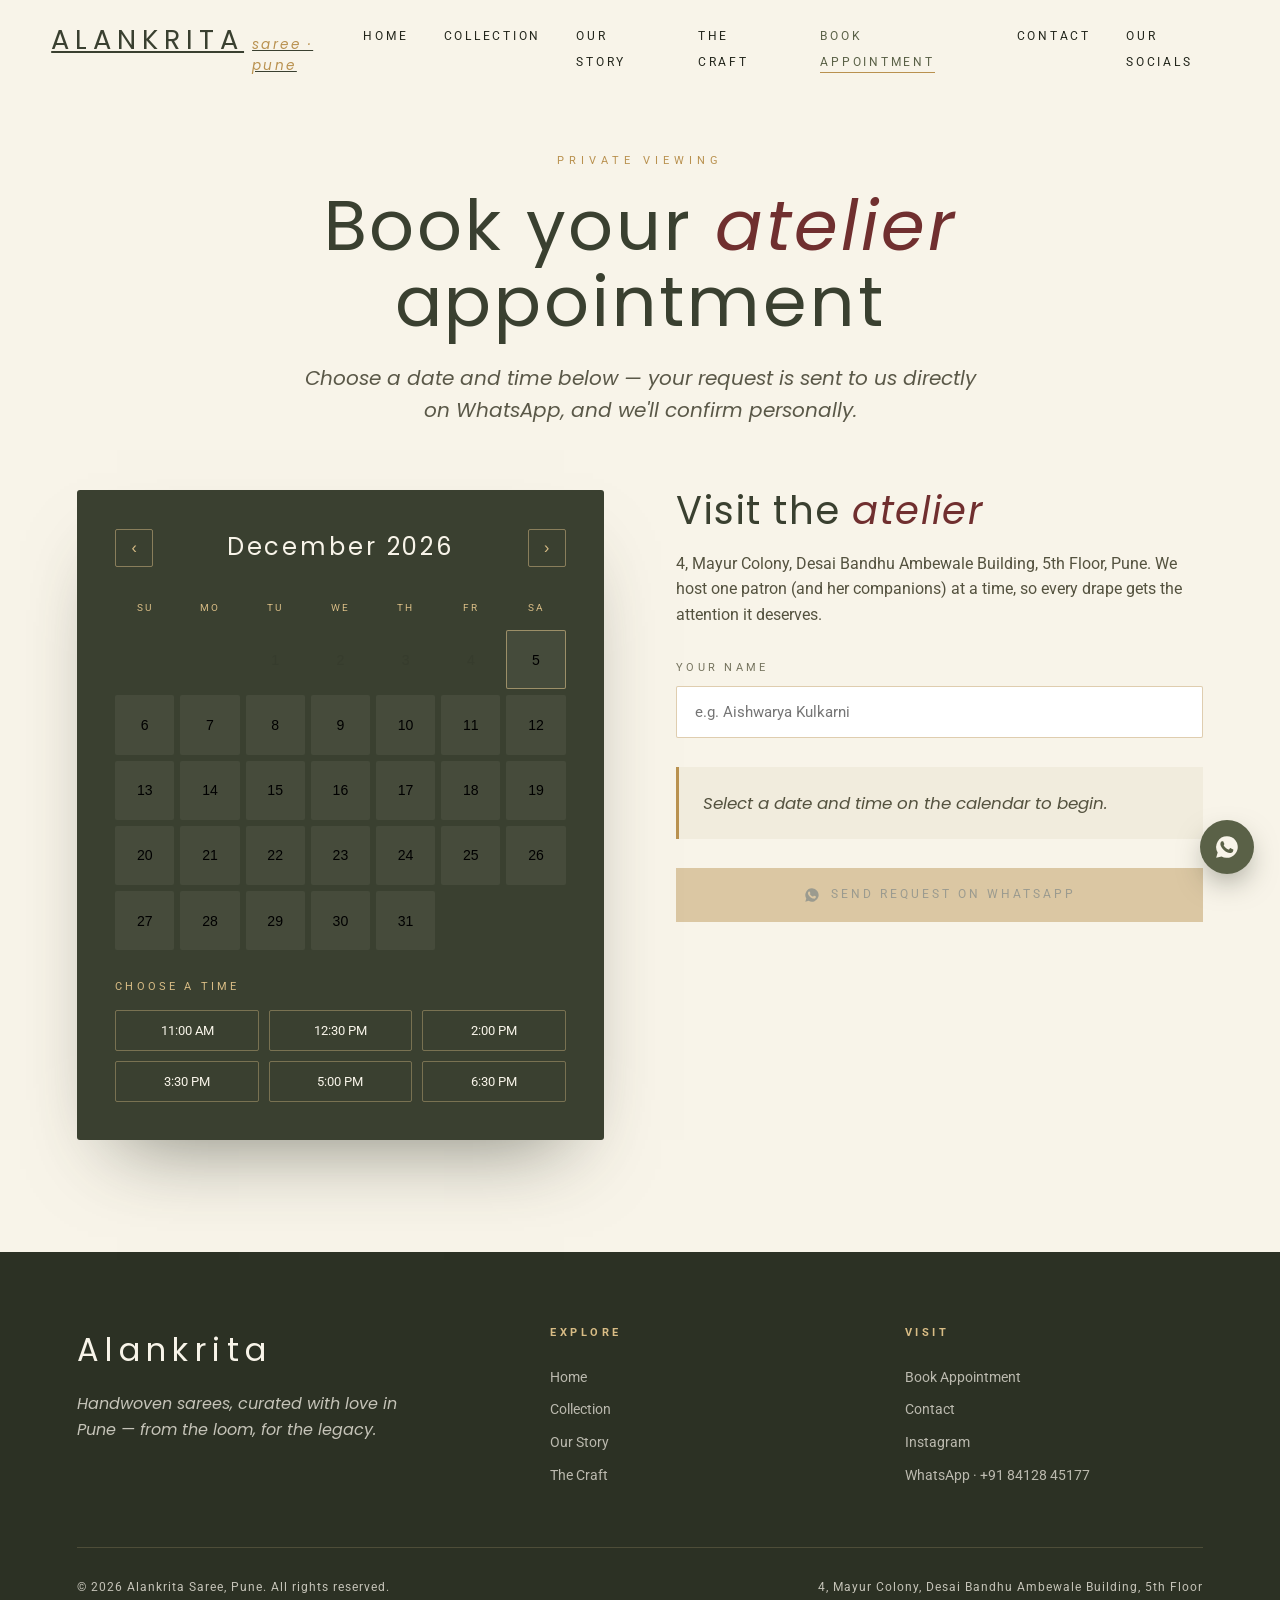
<file: appointment.html>
<!DOCTYPE html>
<html lang="en">
<head>
<script>document.documentElement.className='js';</script>
<meta charset="UTF-8">
<meta name="viewport" content="width=device-width, initial-scale=1.0, viewport-fit=cover">
<meta name="theme-color" content="#2C3124">
<title>Book an Appointment — Alankrita Saree</title>
<link rel="preconnect" href="https://fonts.googleapis.com">
<link rel="preconnect" href="https://fonts.gstatic.com" crossorigin>
<link href="https://fonts.googleapis.com/css2?family=Poppins:ital,wght@0,400;0,500;0,600;0,700;1,400;1,500&family=Roboto:ital,wght@0,300;0,400;0,500;0,700;1,400&display=swap" rel="stylesheet">
<link rel="stylesheet" href="styles.css?v=7">
</head>
<body class="">

<nav id="nav">
  <a class="logo" href="index.html">Alankrita<span>saree · pune</span></a>
  <button class="burger" id="burger" aria-label="Menu"><span></span><span></span><span></span></button>
  <ul class="nav-links" id="navLinks">
    <li><a href="index.html">Home</a></li>
    <li><a href="collection.html">Collection</a></li>
    <li><a href="story.html">Our Story</a></li>
    <li><a href="craft.html">The Craft</a></li>
    <li><a href="appointment.html" class="active">Book Appointment</a></li>
    <li><a href="contact.html">Contact</a></li>
    <li><a href="socials.html">Our Socials</a></li>
  </ul>
</nav>

<main class="page active" id="page-appointment">
<div class="page-head">
    <p class="eyebrow reveal">Private Viewing</p>
    <h2 class="reveal d1">Book your <em>atelier</em> appointment</h2>
    <p class="lede reveal d2">Choose a date and time below — your request is sent to us directly on WhatsApp, and we'll confirm personally.</p>
  </div>
  <section style="padding-top:1rem">
    <div class="appt-wrap">
      <div class="calendar reveal" aria-label="Appointment calendar">
        <div class="cal-head">
          <button class="cal-nav" id="calPrev" aria-label="Previous month">‹</button>
          <h3 id="calTitle">June 2026</h3>
          <button class="cal-nav" id="calNext" aria-label="Next month">›</button>
        </div>
        <div class="cal-grid" id="calGrid"></div>
        <div class="slots">
          <p class="slots-label">Choose a time</p>
          <div class="slot-grid" id="slotGrid"></div>
        </div>
      </div>
      <div class="appt-info reveal d1">
        <h2 style="font-size:clamp(1.8rem,3vw,2.6rem)">Visit the <em>atelier</em></h2>
        <p style="color:#54523f">4, Mayur Colony, Desai Bandhu Ambewale Building, 5th Floor, Pune. We host one patron (and her companions) at a time, so every drape gets the attention it deserves.</p>
        <div class="appt-field">
          <label for="apptName">Your name</label>
          <input type="text" id="apptName" placeholder="e.g. Aishwarya Kulkarni" autocomplete="name">
        </div>
        <div class="appt-summary" id="apptSummary">Select a date and time on the calendar to begin.</div>
        <a class="btn solid appt-confirm" id="apptConfirm" disabled>
          <svg viewBox="0 0 24 24" width="16" height="16" fill="currentColor"><path d="M12 2a10 10 0 0 0-8.6 15.1L2 22l5-1.3A10 10 0 1 0 12 2zm5.5 14.1c-.2.7-1.3 1.3-1.9 1.4-.5.1-1.1.1-1.8-.1-.4-.1-1-.3-1.7-.6-2.9-1.3-4.8-4.2-5-4.4-.1-.2-1.2-1.6-1.2-3s.7-2.1 1-2.4c.2-.3.5-.3.7-.3h.5c.2 0 .4 0 .6.4.2.5.7 1.8.8 1.9.1.1.1.3 0 .5l-.4.6c-.1.2-.3.3-.1.6.2.3.8 1.3 1.7 2.1 1.2 1.1 2.2 1.4 2.5 1.5.3.1.5.1.7-.1l.8-1c.2-.3.4-.2.7-.1l1.9.9c.3.1.5.2.5.3.1.2.1.6-.1 1.2z"/></svg>
          Send Request on WhatsApp
        </a>
      </div>
    </div>
  </section>
</main>

<footer>
  <div class="foot-grid">
    <div>
      <div class="foot-logo">Alankrita</div>
      <p style="font-family:var(--serif);font-style:italic;max-width:32ch">Handwoven sarees, curated with love in Pune — from the loom, for the legacy.</p>
    </div>
    <div>
      <h4>Explore</h4>
      <a href="index.html">Home</a>
      <a href="collection.html">Collection</a>
      <a href="story.html">Our Story</a>
      <a href="craft.html">The Craft</a>
    </div>
    <div>
      <h4>Visit</h4>
      <a href="appointment.html">Book Appointment</a>
      <a href="contact.html">Contact</a>
      <a href="https://www.instagram.com/alankritasaree?igsh=ejkxY3gwem9jM3Mz" target="_blank" rel="noopener">Instagram</a>
      <a href="https://wa.me/918412845177" target="_blank" rel="noopener">WhatsApp · +91 84128 45177</a>
    </div>
  </div>
  <div class="foot-bottom">
    <span>© 2026 Alankrita Saree, Pune. All rights reserved.</span>
    <span>4, Mayur Colony, Desai Bandhu Ambewale Building, 5th Floor</span>
  </div>
</footer>

<a class="wa-float" href="https://wa.me/918412845177?text=Hello%20Alankrita%20Saree!" target="_blank" rel="noopener" aria-label="Chat on WhatsApp">
  <svg viewBox="0 0 24 24"><path d="M12 2a10 10 0 0 0-8.6 15.1L2 22l5-1.3A10 10 0 1 0 12 2zm5.5 14.1c-.2.7-1.3 1.3-1.9 1.4-.5.1-1.1.1-1.8-.1-.4-.1-1-.3-1.7-.6-2.9-1.3-4.8-4.2-5-4.4-.1-.2-1.2-1.6-1.2-3s.7-2.1 1-2.4c.2-.3.5-.3.7-.3h.5c.2 0 .4 0 .6.4.2.5.7 1.8.8 1.9.1.1.1.3 0 .5l-.4.6c-.1.2-.3.3-.1.6.2.3.8 1.3 1.7 2.1 1.2 1.1 2.2 1.4 2.5 1.5.3.1.5.1.7-.1l.8-1c.2-.3.4-.2.7-.1l1.9.9c.3.1.5.2.5.3.1.2.1.6-.1 1.2z"/></svg>
</a>

<script src="script.js?v=7"></script>
</body>
</html>
</file>
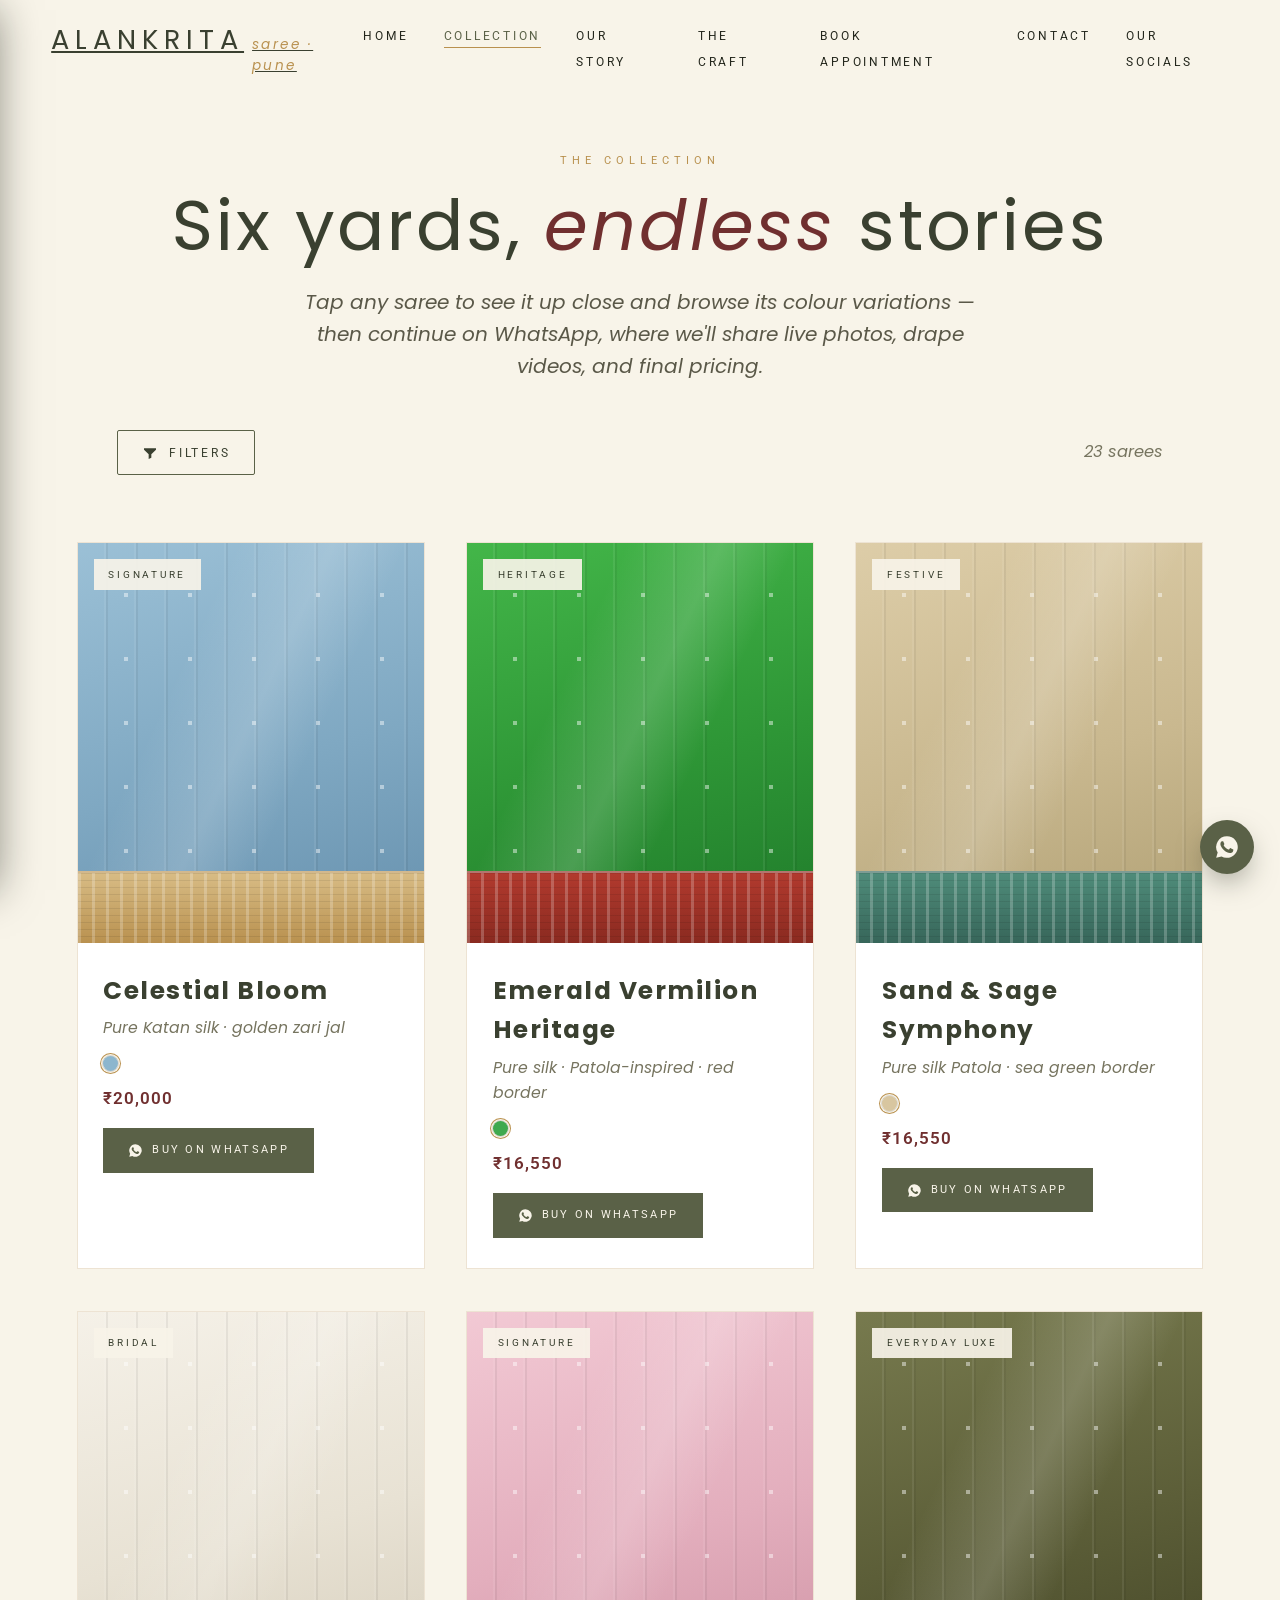
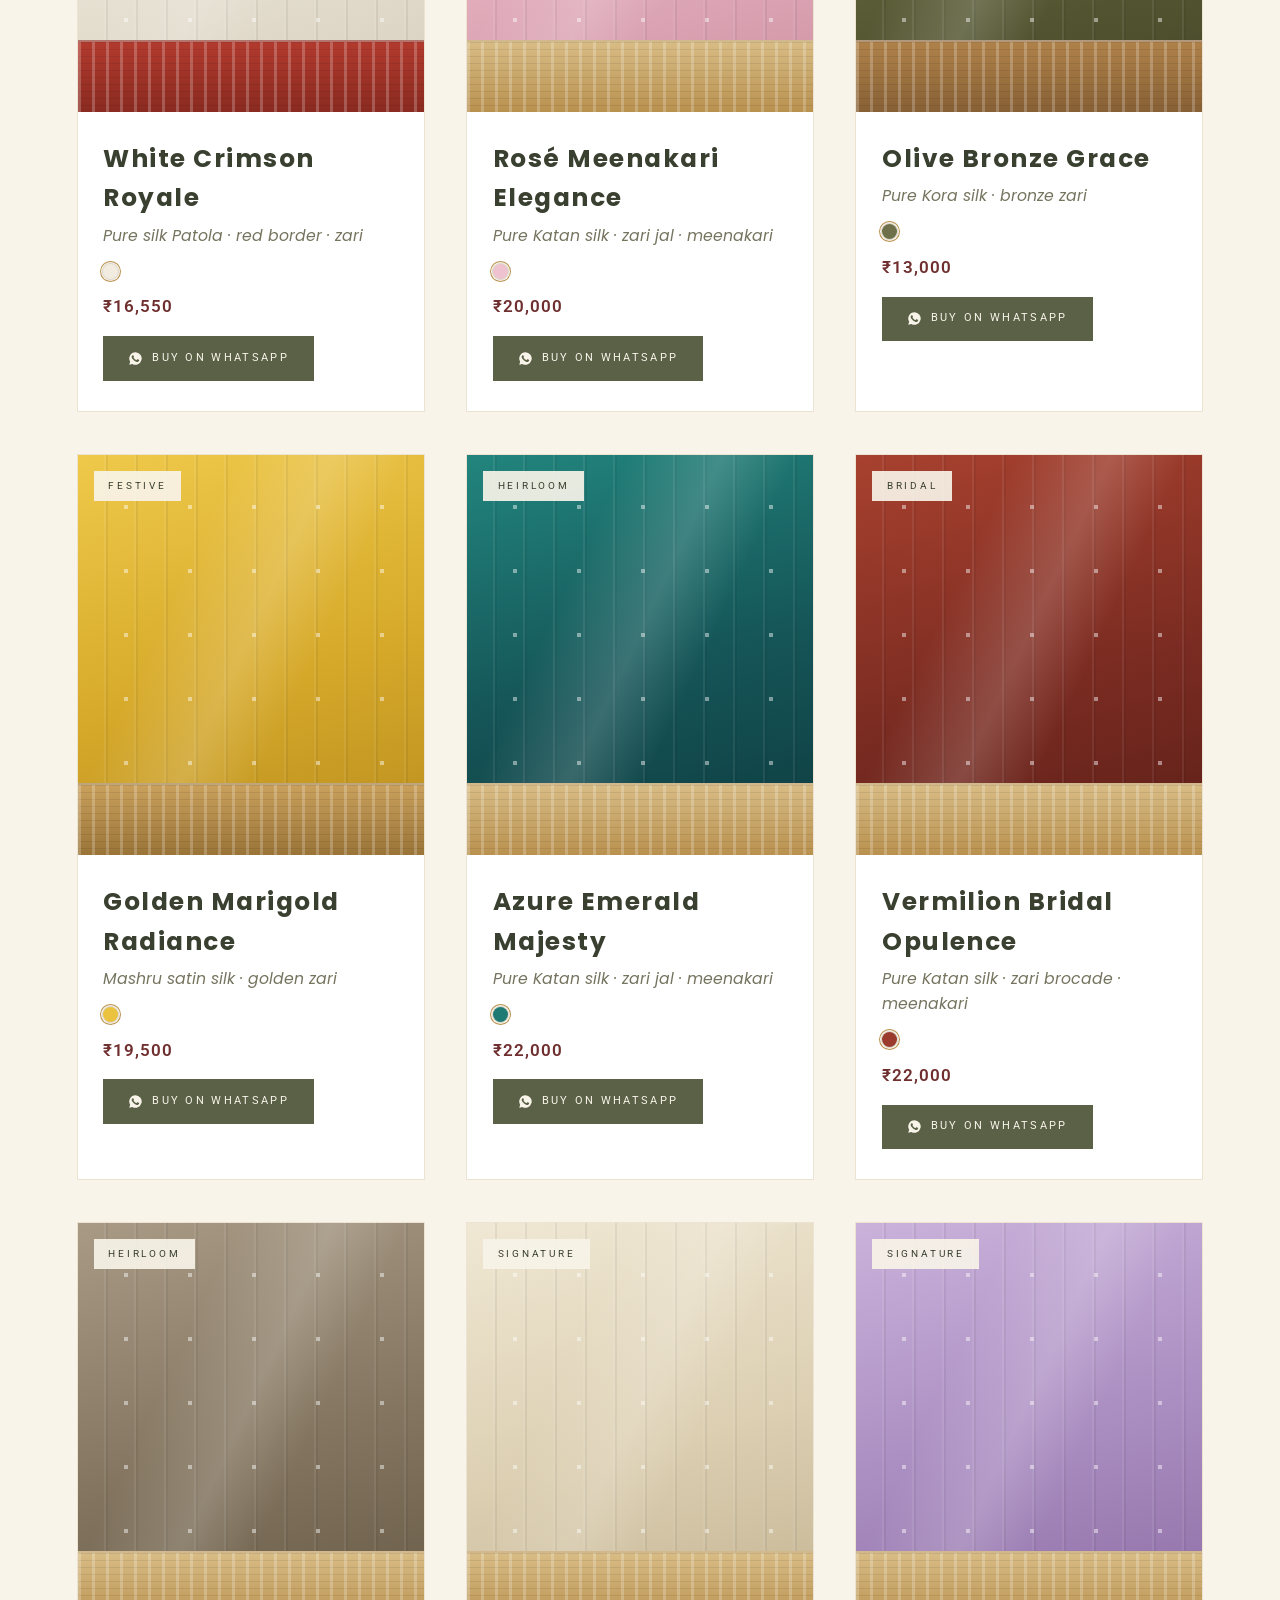
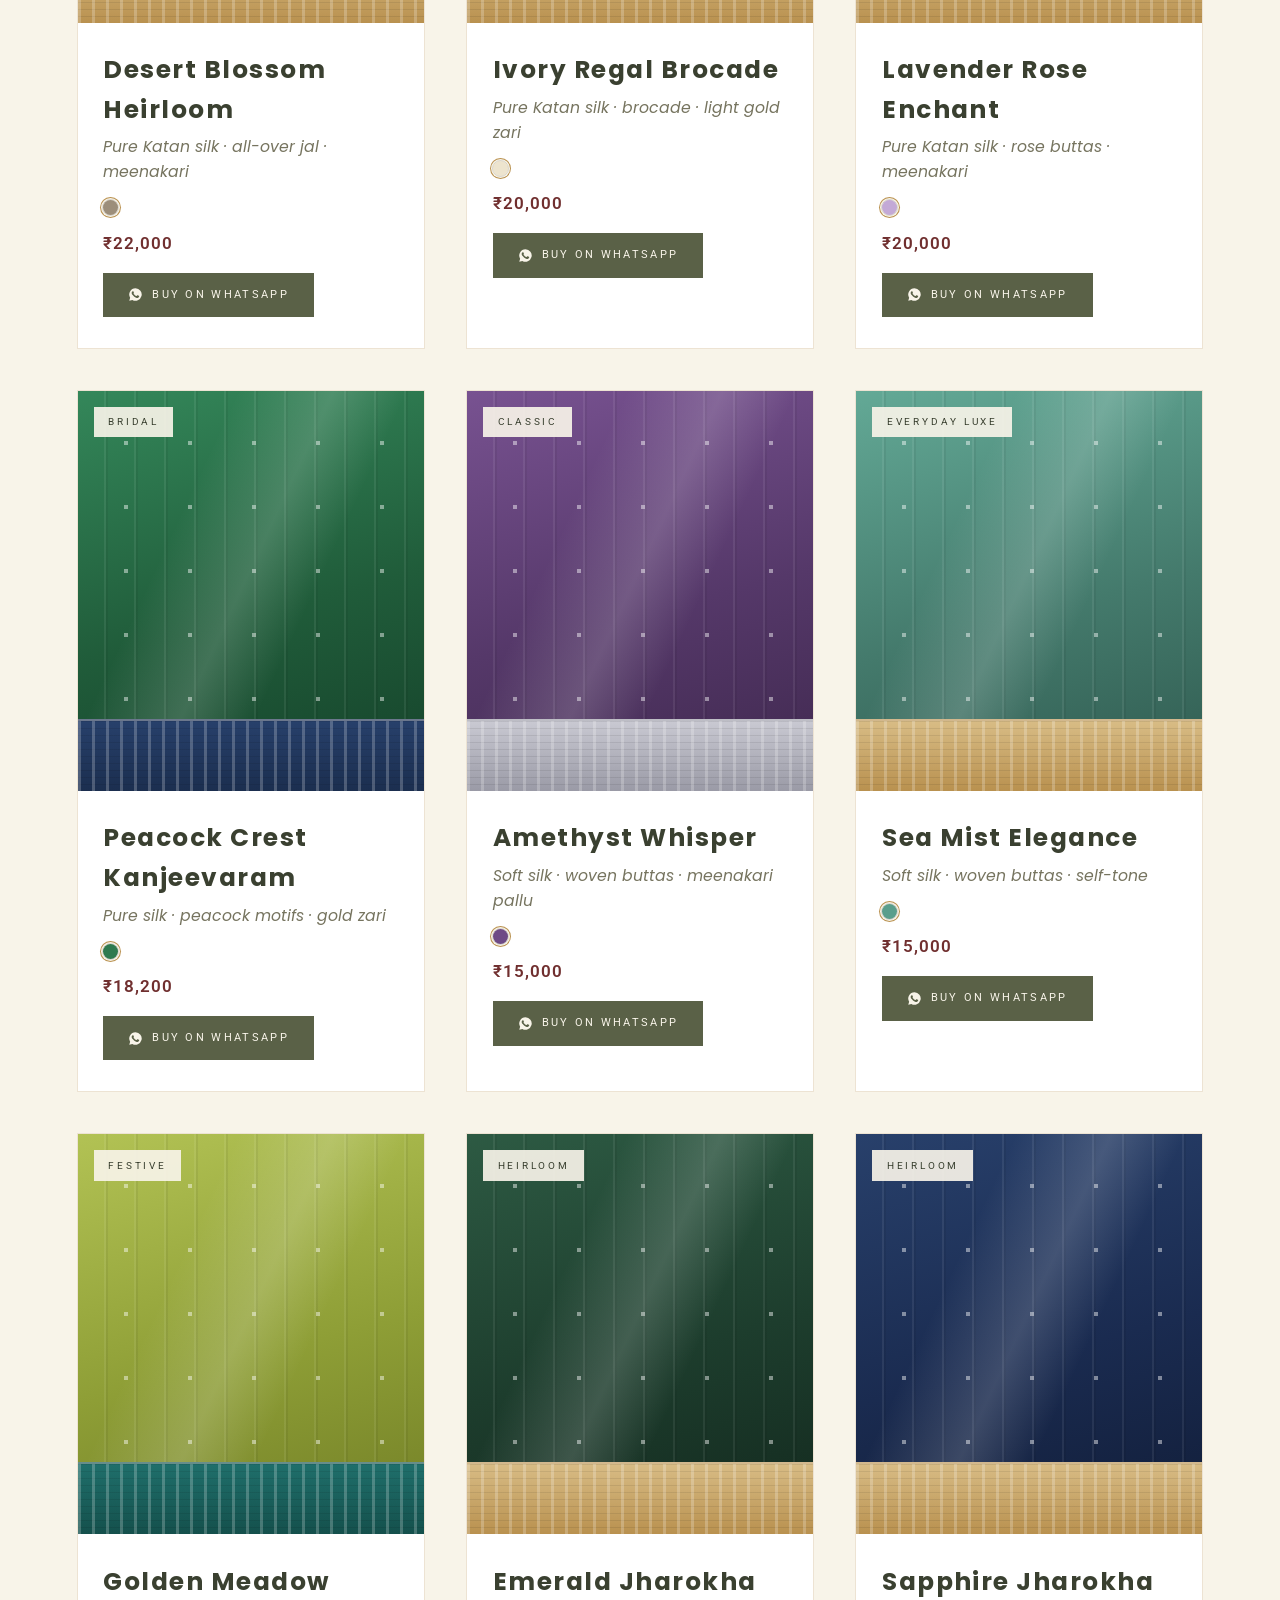
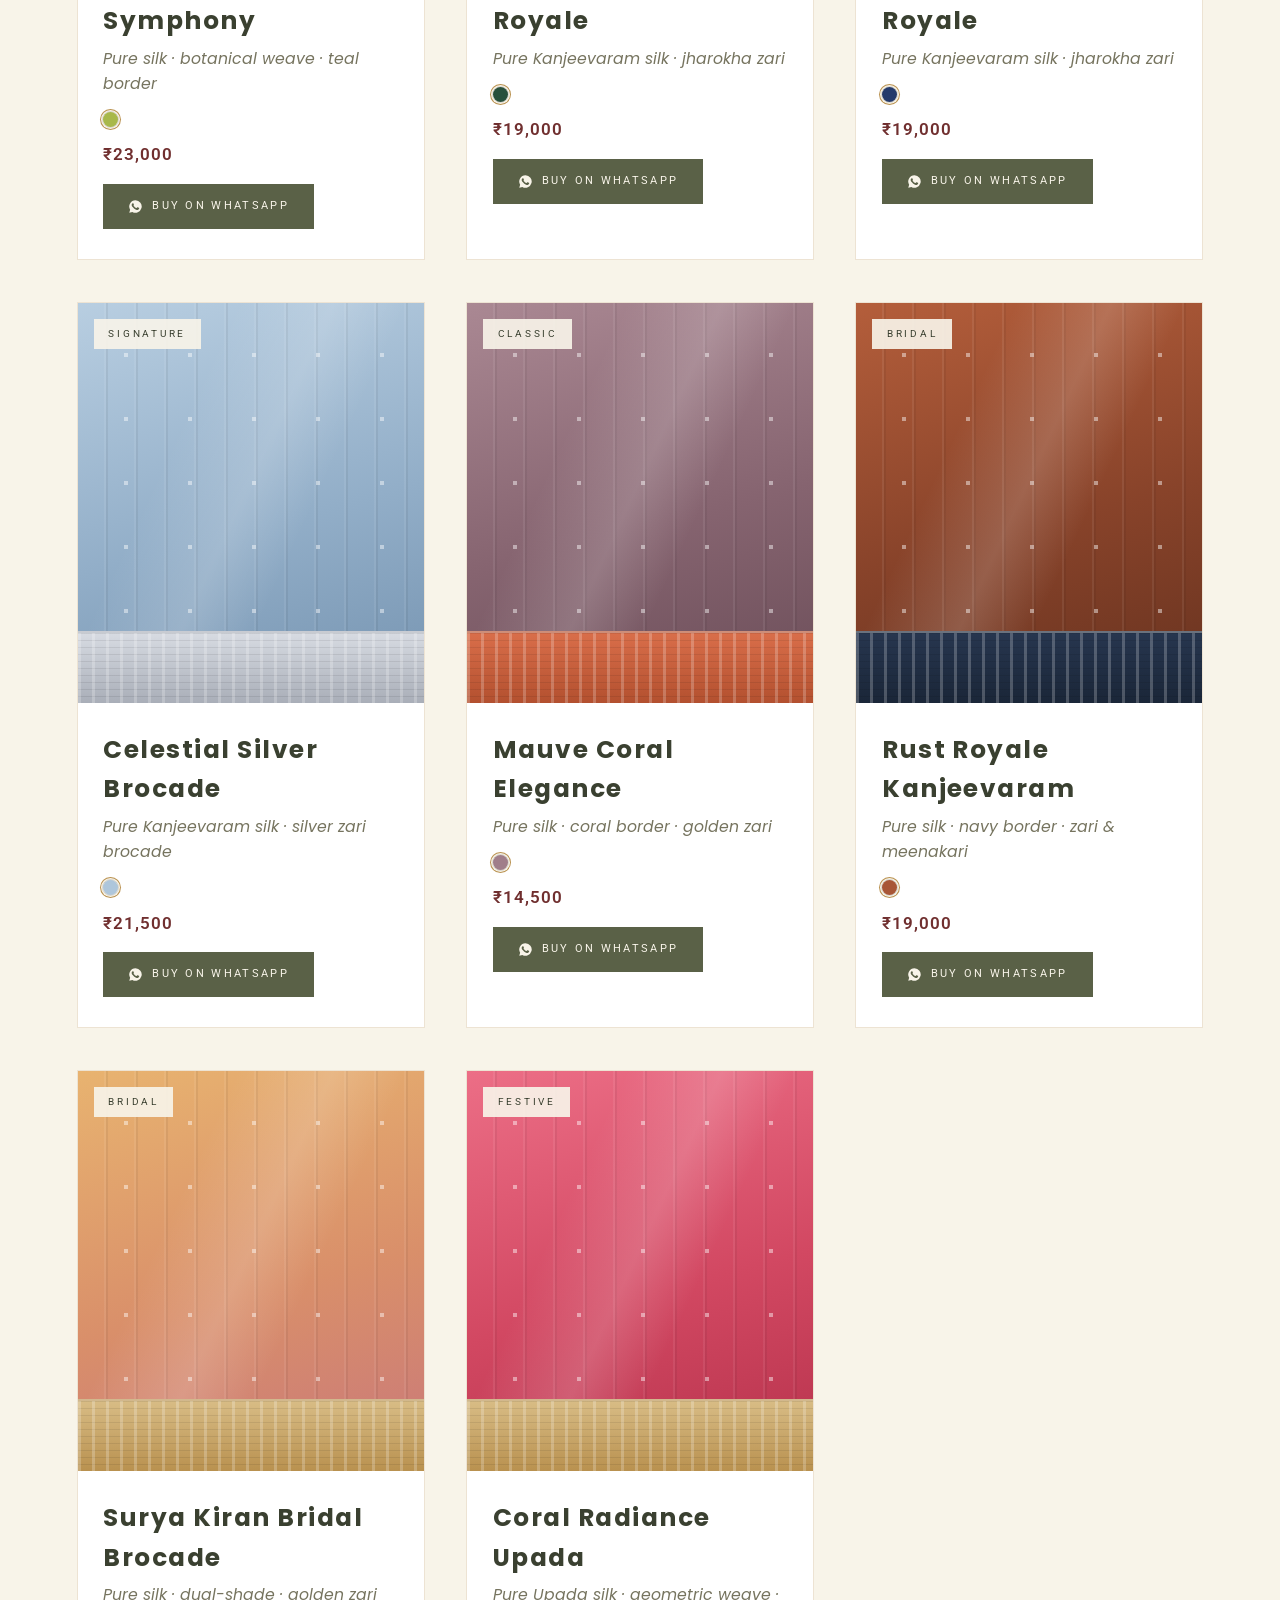
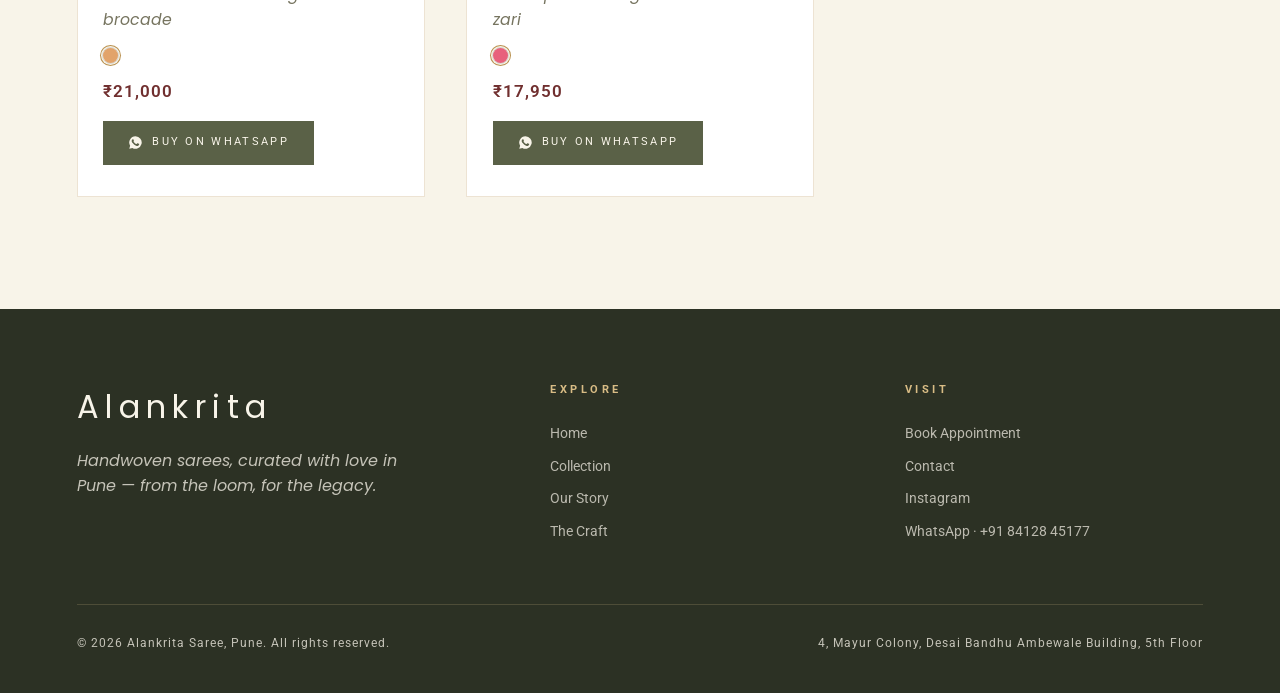
<file: collection.html>
<!DOCTYPE html>
<html lang="en">
<head>
<script>document.documentElement.className='js';</script>
<meta charset="UTF-8">
<meta name="viewport" content="width=device-width, initial-scale=1.0, viewport-fit=cover">
<meta name="theme-color" content="#2C3124">
<title>Collection — Alankrita Saree</title>
<link rel="preconnect" href="https://fonts.googleapis.com">
<link rel="preconnect" href="https://fonts.gstatic.com" crossorigin>
<link href="https://fonts.googleapis.com/css2?family=Poppins:ital,wght@0,400;0,500;0,600;0,700;1,400;1,500&family=Roboto:ital,wght@0,300;0,400;0,500;0,700;1,400&display=swap" rel="stylesheet">
<!-- shared global theme (nav, footer, cards, modal base, colours, fonts) -->
<link rel="stylesheet" href="styles.css?v=7">
<style>
/* ============================================================
   COLLECTION-PAGE ONLY  (slide-in filter + colour variations)
   ============================================================ */
.col-toolbar{display:flex;align-items:center;justify-content:space-between;gap:1rem;flex-wrap:wrap;padding:0 6vw 1.2rem;max-width:1200px;margin:0 auto}
.filter-open-btn{display:inline-flex;align-items:center;gap:.7rem;font-family:var(--body);font-size:.72rem;letter-spacing:.24em;text-transform:uppercase;padding:.85rem 1.5rem;border:1px solid var(--olive);background:transparent;color:var(--olive-deep);cursor:pointer;border-radius:2px;transition:.3s}
.filter-open-btn:hover{background:var(--olive);color:var(--ivory)}
.filter-open-btn svg{width:16px;height:16px;fill:currentColor}
.filter-open-btn .badge{background:var(--gold);color:var(--olive-dark);font-size:.62rem;border-radius:40px;padding:.05rem .5rem;letter-spacing:.04em;font-weight:600;min-width:18px;text-align:center}
.collection-count{font-family:var(--serif);font-style:italic;color:#76745f;font-size:1.02rem;margin:0}

.active-chips{display:flex;flex-wrap:wrap;gap:.5rem;padding:0 6vw 1rem;max-width:1200px;margin:0 auto}
.active-chip{display:inline-flex;align-items:center;gap:.5rem;font-size:.7rem;letter-spacing:.06em;background:var(--ivory-soft);border:1px solid rgba(185,145,79,.4);color:var(--olive-deep);padding:.4rem .8rem;border-radius:40px}
.active-chip button{background:none;border:none;cursor:pointer;color:var(--maroon);font-size:1rem;line-height:1;padding:0}
.clear-all{font-size:.66rem;letter-spacing:.2em;text-transform:uppercase;color:var(--maroon);background:none;border:none;cursor:pointer;text-decoration:underline;align-self:center}

.filter-scrim{position:fixed;inset:0;background:rgba(28,31,20,.55);backdrop-filter:blur(2px);opacity:0;visibility:hidden;transition:opacity .35s var(--ease),visibility 0s linear .35s;z-index:150}
.filter-scrim.open{opacity:1;visibility:visible;transition:opacity .35s var(--ease)}
.filter-panel{position:fixed;top:0;left:0;bottom:0;width:min(380px,86vw);background:var(--ivory);z-index:151;display:flex;flex-direction:column;transform:translateX(-100%);transition:transform .4s var(--ease);box-shadow:6px 0 40px -10px rgba(20,24,14,.5)}
.filter-panel.open{transform:none}
.fp-head{display:flex;align-items:center;justify-content:space-between;padding:1.6rem 1.6rem 1.2rem;border-bottom:1px solid rgba(185,145,79,.35)}
.fp-head h3{font-family:var(--display);font-size:1.5rem;letter-spacing:.12em;color:var(--olive-deep);font-weight:400}
.fp-close{background:none;border:none;font-size:1.8rem;line-height:1;color:var(--olive-deep);cursor:pointer}
.fp-body{flex:1;overflow-y:auto;padding:1.4rem 1.6rem 2rem}
.fp-section{padding:1.3rem 0;border-bottom:1px solid rgba(185,145,79,.25)}
.fp-section:last-child{border-bottom:none}
.fp-section h4{font-size:.66rem;letter-spacing:.3em;text-transform:uppercase;color:var(--gold);margin-bottom:1rem}
.fp-opt{display:flex;align-items:center;gap:.8rem;padding:.5rem 0;cursor:pointer;font-size:.95rem;color:#44432f}
.fp-opt input{appearance:none;-webkit-appearance:none;width:18px;height:18px;border:1.5px solid rgba(90,97,71,.55);border-radius:3px;display:grid;place-content:center;cursor:pointer;transition:.2s}
.fp-opt input:checked{background:var(--olive);border-color:var(--olive)}
.fp-opt input:checked::after{content:'✓';color:var(--ivory);font-size:.7rem}
.fp-opt .ct{margin-left:auto;font-size:.78rem;color:#9a9886}
.range-wrap{padding:.4rem 0}
.range-vals{display:flex;justify-content:space-between;font-size:.85rem;color:var(--olive-deep);margin-bottom:1.1rem;font-weight:500}
.range-track{position:relative;height:34px}
.range-track input[type=range]{position:absolute;width:100%;top:11px;height:3px;background:none;pointer-events:none;-webkit-appearance:none;appearance:none;margin:0}
.range-track input[type=range]::-webkit-slider-thumb{-webkit-appearance:none;pointer-events:auto;width:20px;height:20px;border-radius:50%;background:var(--olive);border:2px solid var(--ivory);box-shadow:0 1px 5px rgba(0,0,0,.3);cursor:pointer}
.range-track input[type=range]::-moz-range-thumb{pointer-events:auto;width:20px;height:20px;border-radius:50%;background:var(--olive);box-shadow:0 1px 5px rgba(0,0,0,.3);cursor:pointer;border:none}
.range-rail{position:absolute;left:0;right:0;top:11px;height:3px;background:rgba(90,97,71,.25);border-radius:3px}
.range-fill{position:absolute;top:11px;height:3px;background:var(--gold);border-radius:3px}
.swatches{display:flex;flex-wrap:wrap;gap:.6rem}
.swatch{width:30px;height:30px;border-radius:50%;cursor:pointer;border:2px solid transparent;outline:1px solid rgba(0,0,0,.12);transition:.2s;position:relative}
.swatch.sel{border-color:var(--olive-deep)}
.swatch.sel::after{content:'✓';position:absolute;inset:0;display:grid;place-content:center;color:#fff;font-size:.8rem;text-shadow:0 0 3px rgba(0,0,0,.6)}
.fp-foot{padding:1.2rem 1.6rem calc(1.4rem + env(safe-area-inset-bottom));border-top:1px solid rgba(185,145,79,.35);display:flex;gap:.8rem}
.fp-foot .btn,.fp-foot .fp-reset{flex:1;justify-content:center}
.fp-reset{font-family:var(--body);font-size:.7rem;letter-spacing:.2em;text-transform:uppercase;background:transparent;border:1px solid rgba(90,97,71,.5);color:var(--olive-deep);padding:.95rem;cursor:pointer;border-radius:2px}

.card-colors{display:flex;gap:.35rem;margin-top:.7rem;align-items:center}
.card-colors span{width:15px;height:15px;border-radius:50%;outline:1px solid rgba(0,0,0,.12)}
.card-colors .more{width:auto;outline:none;font-size:.7rem;color:#9a9886}

.modal-colors{margin:1.4rem 0 .4rem}
.modal-colors .lbl{font-size:.64rem;letter-spacing:.28em;text-transform:uppercase;color:var(--gold);margin-bottom:.7rem}
.modal-colors .row{display:flex;gap:.7rem;flex-wrap:wrap}
.color-opt{display:flex;flex-direction:column;align-items:center;gap:.35rem;cursor:pointer;background:none;border:none;padding:0}
.color-opt .dot{width:34px;height:34px;border-radius:50%;outline:1px solid rgba(0,0,0,.15);border:2px solid transparent;transition:.2s}
.color-opt.sel .dot{border-color:var(--olive-deep);transform:scale(1.05)}
.color-opt .nm{font-size:.66rem;color:#76745f;letter-spacing:.02em}

@media (max-width:760px){
  .collection-count{order:2;width:100%}
  .modal-colors .dot{width:30px;height:30px}
}

/* ===== hover / swipe COLOUR CAROUSEL on each saree card ===== */
/* ===== hover / swipe COLOUR CAROUSEL on each saree card ===== */
.card-cara{position:absolute;inset:0;overflow:hidden;cursor:grab;user-select:none;-webkit-user-select:none;touch-action:pan-y}
.card-cara.dragging{cursor:grabbing}
.card-cara-track{display:flex;flex-wrap:nowrap;width:100%;height:100%;will-change:transform;transition:transform .45s cubic-bezier(.76,0,.24,1)}
.card-cara.dragging .card-cara-track{transition:none}
.card-cara-slide{position:relative;flex:0 0 100%;width:100%;height:100%;overflow:hidden}
.card-cara-slide .saree-visual{position:absolute!important;inset:0!important;width:100%!important;height:100%!important;margin:0!important}
.cara-nav{position:absolute;top:50%;transform:translateY(-50%);z-index:4;width:34px;height:34px;display:grid;place-content:center;padding:0;border:none;border-radius:50%;background:rgba(28,31,20,.42);color:var(--ivory,#F3ECDD);font-size:1.5rem;line-height:1;cursor:pointer;opacity:0;transition:opacity .3s,background .2s;-webkit-backdrop-filter:blur(2px);backdrop-filter:blur(2px)}
.cara-nav.prev{left:10px}
.cara-nav.next{right:10px}
.cara-nav:hover{background:rgba(28,31,20,.72)}
.card-img:hover .cara-nav,.card-img:focus-within .cara-nav{opacity:1}
.cara-dots{position:absolute;left:0;right:0;bottom:12px;z-index:4;display:flex;justify-content:center;gap:.4rem;pointer-events:none}
.cara-dots span{width:6px;height:6px;border-radius:50%;background:rgba(255,255,255,.55);transition:.25s}
.cara-dots span.on{background:#fff;width:16px;border-radius:4px}
.card-cara-name{position:absolute;left:0;right:0;top:14px;z-index:4;text-align:center;color:#fff;font-family:var(--body);font-size:.6rem;letter-spacing:.24em;text-transform:uppercase;opacity:0;transition:opacity .3s;text-shadow:0 1px 6px rgba(0,0,0,.55);pointer-events:none}
.card-img:hover .card-cara-name,.card-img:focus-within .card-cara-name{opacity:1}
.card-colors span[data-ci]{cursor:pointer;transition:.2s}
.card-colors span.sel{box-shadow:0 0 0 2px var(--ivory,#F3ECDD),0 0 0 3px var(--gold,#C9A05C)}
@media (hover:none){ .cara-nav{display:none} .card-cara-name{opacity:1} }
</style>
</head>
<body class="">

<nav id="nav">
  <a class="logo" href="index.html">Alankrita<span>saree · pune</span></a>
  <button class="burger" id="burger" aria-label="Menu"><span></span><span></span><span></span></button>
  <ul class="nav-links" id="navLinks">
    <li><a href="index.html">Home</a></li>
    <li><a href="collection.html" class="active">Collection</a></li>
    <li><a href="story.html">Our Story</a></li>
    <li><a href="craft.html">The Craft</a></li>
    <li><a href="appointment.html">Book Appointment</a></li>
    <li><a href="contact.html">Contact</a></li>
    <li><a href="socials.html">Our Socials</a></li>
  </ul>
</nav>

<main class="page active" id="page-collection">
  <div class="page-head">
    <p class="eyebrow reveal">The Collection</p>
    <h2 class="reveal d1">Six yards, <em>endless</em> stories</h2>
    <p class="lede reveal d2">Tap any saree to see it up close and browse its colour variations — then continue on WhatsApp, where we'll share live photos, drape videos, and final pricing.</p>
  </div>

  <div class="col-toolbar reveal">
    <button class="filter-open-btn" id="openFilters">
      <svg viewBox="0 0 24 24"><path d="M3 5h18v2l-7 7v5l-4 2v-7L3 7z"/></svg>
      Filters <span class="badge" id="filterBadge" style="display:none">0</span>
    </button>
    <p class="collection-count" id="collectionCount"></p>
  </div>
  <div class="active-chips" id="activeChips"></div>

  <div class="collection-grid" id="collectionGrid"></div>
</main>

<!-- slide-in filter panel -->
<div class="filter-scrim" id="filterScrim"></div>
<aside class="filter-panel" id="filterPanel" aria-label="Filters">
  <div class="fp-head">
    <h3>Filters</h3>
    <button class="fp-close" id="closeFilters" aria-label="Close filters">&times;</button>
  </div>
  <div class="fp-body" id="fpBody"></div>
  <div class="fp-foot">
    <button class="fp-reset" id="resetFilters">Reset</button>
    <button class="btn solid" id="applyFilters" style="border:none">Show <span id="applyCount"></span></button>
  </div>
</aside>

<footer>
  <div class="foot-grid">
    <div>
      <div class="foot-logo">Alankrita</div>
      <p style="font-family:var(--serif);font-style:italic;max-width:32ch">Handwoven sarees, curated with love in Pune — from the loom, for the legacy.</p>
    </div>
    <div>
      <h4>Explore</h4>
      <a href="index.html">Home</a>
      <a href="collection.html">Collection</a>
      <a href="story.html">Our Story</a>
      <a href="craft.html">The Craft</a>
    </div>
    <div>
      <h4>Visit</h4>
      <a href="appointment.html">Book Appointment</a>
      <a href="contact.html">Contact</a>
      <a href="https://www.instagram.com/alankritasaree?igsh=ejkxY3gwem9jM3Mz" target="_blank" rel="noopener">Instagram</a>
      <a href="https://wa.me/918412845177" target="_blank" rel="noopener">WhatsApp · +91 84128 45177</a>
    </div>
  </div>
  <div class="foot-bottom">
    <span>© 2026 Alankrita Saree, Pune. All rights reserved.</span>
    <span>4, Mayur Colony, Desai Bandhu Ambewale Building, 5th Floor</span>
  </div>
</footer>

<a class="wa-float" href="https://wa.me/918412845177?text=Hello%20Alankrita%20Saree!" target="_blank" rel="noopener" aria-label="Chat on WhatsApp">
  <svg viewBox="0 0 24 24"><path d="M12 2a10 10 0 0 0-8.6 15.1L2 22l5-1.3A10 10 0 1 0 12 2zm5.5 14.1c-.2.7-1.3 1.3-1.9 1.4-.5.1-1.1.1-1.8-.1-.4-.1-1-.3-1.7-.6-2.9-1.3-4.8-4.2-5-4.4-.1-.2-1.2-1.6-1.2-3s.7-2.1 1-2.4c.2-.3.5-.3.7-.3h.5c.2 0 .4 0 .6.4.2.5.7 1.8.8 1.9.1.1.1.3 0 .5l-.4.6c-.1.2-.3.3-.1.6.2.3.8 1.3 1.7 2.1 1.2 1.1 2.2 1.4 2.5 1.5.3.1.5.1.7-.1l.8-1c.2-.3.4-.2.7-.1l1.9.9c.3.1.5.2.5.3.1.2.1.6-.1 1.2z"/></svg>
</a>

<script>
(function(){
  'use strict';
  const WA='918412845177';
  const WA_SVG='<svg viewBox="0 0 24 24"><path d="M12 2a10 10 0 0 0-8.6 15.1L2 22l5-1.3A10 10 0 1 0 12 2zm5.5 14.1c-.2.7-1.3 1.3-1.9 1.4-.5.1-1.1.1-1.8-.1-.4-.1-1-.3-1.7-.6-2.9-1.3-4.8-4.2-5-4.4-.1-.2-1.2-1.6-1.2-3s.7-2.1 1-2.4c.2-.3.5-.3.7-.3h.5c.2 0 .4 0 .6.4.2.5.7 1.8.8 1.9.1.1.1.3 0 .5l-.4.6c-.1.2-.3.3-.1.6.2.3.8 1.3 1.7 2.1 1.2 1.1 2.2 1.4 2.5 1.5.3.1.5.1.7-.1l.8-1c.2-.3.4-.2.7-.1l1.9.9c.3.1.5.2.5.3.1.2.1.6-.1 1.2z"/></svg>';

  /* ---------- nav + mobile menu (inlined, self-contained) ---------- */
  const nav=document.getElementById('nav'), burger=document.getElementById('burger'), navLinks=document.getElementById('navLinks');
  burger.addEventListener('click',()=>{ navLinks.classList.toggle('open'); burger.classList.toggle('open'); });
  navLinks.querySelectorAll('a').forEach(a=>a.addEventListener('click',()=>{ navLinks.classList.remove('open'); burger.classList.remove('open'); }));
  window.addEventListener('scroll',()=>nav.classList.toggle('scrolled',window.scrollY>40),{passive:true});
  nav.classList.toggle('scrolled',window.scrollY>40);

  /* ---------- reveal-in helper (inlined) ---------- */
  const ro=new IntersectionObserver(es=>es.forEach(e=>{if(e.isIntersecting){e.target.classList.add('in');ro.unobserve(e.target);}}),{threshold:0.01,rootMargin:'0px 0px -8% 0px'});
  function reveal(){ const vh=innerHeight||800; document.querySelectorAll('.reveal:not(.in)').forEach(el=>{ if(el.getBoundingClientRect().top<vh*0.92) el.classList.add('in'); else ro.observe(el); }); }

  const silk=(b1,b2,b3,d1,d2)=>({body:`linear-gradient(165deg,${b1},${b2} 55%,${b3})`,border:`linear-gradient(180deg,${d1},${d2})`});

  const sarees=[
    {name:'Celestial Bloom',fabric:'Banarasi',occasion:'Bridal',priceVal:20000,blurb:'Pure Katan silk · golden zari jal',tag:'Signature',
     desc:'Woven in luxurious pure Katan silk, Celestial Bloom is an ode to understated elegance and timeless craftsmanship. The serene sky-blue hue is beautifully complemented by intricate golden zari work, featuring an all-over jal pattern adorned with delicate floral motifs. Designed in a sophisticated single-tone palette and paired with a matching self blouse in sky blue, it is ideal for weddings, festive occasions, and special celebrations.',
     colors:[{name:'Sky Blue',hex:'#8CB6CE',...silk('#9BC0D6','#7FA8C2','#6690AD','#D8BC85','#B9914F')}]},
    {name:'Emerald Vermilion Heritage',fabric:'Patola',occasion:'Festive',priceVal:16550,blurb:'Pure silk · Patola-inspired · red border',tag:'Heritage',
     desc:'A striking blend of vibrant tradition and refined artistry, Emerald Vermilion Heritage is crafted in luxurious pure silk and inspired by the timeless appeal of Patola weaving. The radiant fluorescent-green body creates a bold statement, beautifully contrasted by a rich red border and an opulent zari-woven pallu that exude grandeur. Intricate golden zari detailing enhances the borders and pallu, adding a regal touch to the saree’s distinctive character. Paired with a contrast red blouse, this exquisite drape is perfect for festive occasions, weddings, and celebrations where classic craftsmanship meets unforgettable colour.',
     colors:[{name:'Emerald & Vermilion',hex:'#3FA94E',...silk('#43B649','#2E9636','#1F7A2A','#B23A2E','#8A2A20')}]},
    {name:'Sand & Sage Symphony',fabric:'Patola',occasion:'Festive',priceVal:16550,blurb:'Pure silk Patola · sea green border',tag:'Festive',
     desc:'Graceful and effortlessly elegant, Sand & Sage Symphony is a pure silk Patola saree that celebrates the beauty of subtle contrasts. The soft beige body offers a timeless, sophisticated appeal, while the contrasting sea green border and richly woven pallu add a refreshing touch of vibrancy. Paired with a matching sea green blouse, it strikes the perfect balance between tradition and contemporary refinement — an ideal choice for festive gatherings, cultural celebrations, and elegant daytime occasions.',
     colors:[{name:'Beige & Sea Green',hex:'#D8C6A0',...silk('#DDCDA8','#C9B88F','#B0A074','#4F8C7A','#37665A')}]},
    {name:'White Crimson Royale',fabric:'Patola',occasion:'Bridal',priceVal:16550,blurb:'Pure silk Patola · red border · zari',tag:'Bridal',
     desc:'A celebration of timeless elegance, White Crimson Royale is a pure silk Patola saree designed to leave a lasting impression. The pristine white body is beautifully contrasted with a rich red border and pallu — a classic combination that never goes out of style. Intricate golden zari detailing woven across the borders and pallu adds depth, richness, and artisanal charm. Finished with a matching red contrast blouse, it is an exquisite choice for weddings, festive occasions, and traditional celebrations.',
     colors:[{name:'White & Crimson',hex:'#F2ECE0',...silk('#F5F1E8','#E8E2D4','#D6CEBC','#B23A2E','#8A2A20')}]},
    {name:'Rosé Meenakari Elegance',fabric:'Banarasi',occasion:'Bridal',priceVal:20000,blurb:'Pure Katan silk · zari jal · meenakari',tag:'Signature',
     desc:'Delicately woven in luxurious pure Katan silk, Rosé Meenakari Elegance captures the essence of grace and fine craftsmanship. The soft baby pink hue is adorned with an exquisite all-over golden zari jal, where intricate floral motifs are further enhanced with vibrant meenakari detailing that adds depth and artistic brilliance. Paired with a matching self blouse, this single-tone masterpiece offers a seamless, sophisticated look — perfect for weddings, festive celebrations, and cherished occasions.',
     colors:[{name:'Baby Pink',hex:'#EFC2CF',...silk('#F2C9D4','#E3AEBD','#CE92A3','#D8BC85','#B9914F')}]},
    {name:'Olive Bronze Grace',fabric:'Kora',occasion:'Festive',priceVal:13000,blurb:'Pure Kora silk · bronze zari',tag:'Everyday Luxe',
     desc:'Crafted in elegant pure Kora silk, Olive Bronze Grace is a refined expression of understated luxury. The rich olive green body is complemented by the warm glow of intricately woven bronze zari, creating a sophisticated, distinctive look. Designed in a graceful single-tone palette, the saree features an asymmetrical border with one broad side and one narrow side, adding contemporary character while preserving traditional charm. Paired with a matching self blouse, it is ideal for festive occasions, intimate celebrations, and elegant gatherings.',
     colors:[{name:'Olive',hex:'#6E7049',...silk('#777A4E','#5C5E38','#444627','#B0824A','#876035')}]},
    {name:'Golden Marigold Radiance',fabric:'Mashru',occasion:'Festive',priceVal:19500,blurb:'Mashru satin silk · golden zari',tag:'Festive',
     desc:'Effortlessly elegant and timeless, Golden Marigold Radiance is crafted in lustrous Mashru satin silk that drapes with exceptional fluidity and grace. The vibrant yellow body is kept beautifully minimal, allowing the rich golden zari border and intricately woven pallu to take centre stage. This self-tone saree is paired with a striking contrast maroon blouse, a classic colour combination that exudes sophistication and festive charm — perfect for weddings, celebrations, and traditional occasions.',
     colors:[{name:'Marigold Yellow',hex:'#EBC23E',...silk('#EFC94A','#D6A92A','#B98E1E','#C9A05C','#9A7438')}]},
    {name:'Azure Emerald Majesty',fabric:'Banarasi',occasion:'Bridal',priceVal:22000,blurb:'Pure Katan silk · zari jal · meenakari',tag:'Heirloom',
     desc:'An exquisite showcase of masterful weaving, Azure Emerald Majesty is crafted in luxurious pure Katan silk for those who appreciate exceptional artistry. The enchanting dual-shade interplay of blue and green creates a captivating visual depth, while the richly woven all-over zari jal is elevated with intricate meenakari detailing that brings every motif to life. Presented in a seamless single-tone aesthetic with a matching self blouse, it embodies grandeur from every angle — a statement piece for weddings, receptions, and the most memorable celebrations.',
     colors:[{name:'Blue-Green',hex:'#1F7A74',...silk('#22857D','#155457','#0E3C3F','#D8BC85','#B9914F')}]},
    {name:'Vermilion Bridal Opulence',fabric:'Banarasi',occasion:'Bridal',priceVal:22000,blurb:'Pure Katan silk · zari brocade · meenakari',tag:'Bridal',
     desc:'Designed to make an unforgettable statement, Vermilion Bridal Opulence is a magnificent pure Katan silk saree that embodies the richness of Indian bridal tradition. The deep brick red hue is lavishly adorned with intricate golden zari brocade, while delicate orange meenakari accents woven across the body add depth, colour, and artisanal finesse. Rendered in an elegant single-tone composition with a matching self blouse, it radiates grandeur from every fold — an exceptional choice for brides and wedding festivities.',
     colors:[{name:'Brick Red',hex:'#9A3B2E',...silk('#A8412F','#7C2C22','#5C1F18','#D8BC85','#B9914F')}]},
    {name:'Desert Blossom Heirloom',fabric:'Banarasi',occasion:'Bridal',priceVal:22000,blurb:'Pure Katan silk · all-over jal · meenakari',tag:'Heirloom',
     desc:'Elegant in its subtlety and rich in craftsmanship, Desert Blossom Heirloom is a luxurious pure Katan silk saree woven in a sophisticated taupe hue. The body is adorned with an intricate all-over jal design, beautifully brought to life with multicoloured meenakari detailing. Delicately highlighted with light golden zari, the weave exudes a soft, luminous charm without overpowering its refined palette. Finished in a seamless single-tone composition with a matching self blouse, it is a graceful choice for weddings and festive celebrations.',
     colors:[{name:'Taupe',hex:'#9C8E7A',...silk('#A89A85','#83755F','#695C48','#D8BC85','#B9914F')}]},
    {name:'Ivory Regal Brocade',fabric:'Banarasi',occasion:'Bridal',priceVal:20000,blurb:'Pure Katan silk · brocade · light gold zari',tag:'Signature',
     desc:'Timeless, elegant, and effortlessly luxurious, Ivory Regal Brocade is a pure Katan silk saree that celebrates classic Indian weaving. Rendered in a graceful ivory hue, this single-tone masterpiece features an intricately woven brocade pattern enriched with delicate light golden zari, creating a look that is both opulent and refined. The subtle sheen of the silk combined with understated zari work lends an air of sophistication, making it ideal for weddings, festive occasions, and elegant celebrations. Paired with a matching self blouse, it is a true heirloom-worthy addition.',
     colors:[{name:'Ivory',hex:'#EDE4CE',...silk('#F0E8D4','#DCCFB2','#C4B492','#D8BC85','#B9914F')}]},
    {name:'Lavender Rose Enchant',fabric:'Banarasi',occasion:'Bridal',priceVal:20000,blurb:'Pure Katan silk · rose buttas · meenakari',tag:'Signature',
     desc:'Soft, graceful, and exquisitely crafted, Lavender Rose Enchant is a pure Katan silk saree that embodies timeless elegance. Woven in a delicate light purple hue, it is adorned with enchanting rose buttas spread across the body, each brought to life with intricate multicoloured meenakari detailing. The borders and pallu are enriched with refined light golden zari, lending a subtle radiance that complements the pastel palette. A harmonious blend of delicate florals and masterful craftsmanship, ideal for weddings, festive occasions, and sophisticated celebrations.',
     colors:[{name:'Lavender',hex:'#C3A9D6',...silk('#CAB2DB','#A98CC0','#8E6FA6','#D8BC85','#B9914F')}]},
    {name:'Peacock Crest Kanjeevaram',fabric:'Kanjeevaram',occasion:'Bridal',priceVal:18200,blurb:'Pure silk · peacock motifs · gold zari',tag:'Bridal',
     desc:'A magnificent expression of South Indian craftsmanship, Peacock Crest Kanjeevaram is a timeless pure silk saree that pairs rich tradition with striking contrast. The vibrant green body is adorned with delicate woven buttas, while the deep blue border and grand pallu are intricately embellished with opulent golden zari. A distinctive broad border on one side showcases an exquisite arrangement of majestic peacock motifs interwoven with classic buttas — the defining highlight of the saree. Finished in a regal green-and-blue combination, perfect for weddings and festive celebrations.',
     colors:[{name:'Green & Blue',hex:'#2F7A4F',...silk('#34875A','#205C3A','#15422A','#27406B','#1B2E4F')}]},
    {name:'Amethyst Whisper',fabric:'Soft Silk',occasion:'Festive',priceVal:15000,blurb:'Soft silk · woven buttas · meenakari pallu',tag:'Classic',
     desc:'Elegant in its simplicity, Amethyst Whisper is a graceful soft silk saree designed for those who appreciate understated luxury. The rich purple body is adorned with delicate woven buttas that lend a subtle charm and timeless appeal. The true highlight lies in its beautifully crafted pallu, where intricate green and silver meenakari work adds artistic brilliance and refined contrast. Paired with a matching self blouse, it drapes effortlessly — a versatile choice for festive gatherings, intimate celebrations, and sophisticated occasions.',
     colors:[{name:'Purple',hex:'#6E4A86',...silk('#785291','#553869','#3F284E','#C9C9D2','#9A9AA6')}]},
    {name:'Sea Mist Elegance',fabric:'Soft Silk',occasion:'Festive',priceVal:15000,blurb:'Soft silk · woven buttas · self-tone',tag:'Everyday Luxe',
     desc:'Gracefully woven in luxurious soft silk, Sea Mist Elegance is a timeless drape that celebrates subtle sophistication. The refreshing sea green hue is adorned with a harmonious blend of delicate small and statement buttas scattered across the body, creating a rich yet balanced visual appeal. The pallu is intricately crafted with detailed weaving that enhances the saree’s refined character. Designed in a seamless single-tone palette and paired with a matching self blouse, it is perfect for festive occasions, family celebrations, and graceful day-to-evening wear.',
     colors:[{name:'Sea Green',hex:'#5A9E8C',...silk('#63A996','#447A6C','#2F5A4F','#D8BC85','#B9914F')}]},
    {name:'Golden Meadow Symphony',fabric:'Pure Silk',occasion:'Festive',priceVal:23000,blurb:'Pure silk · botanical weave · teal border',tag:'Festive',
     desc:'Inspired by the freshness of blooming gardens and vibrant summer hues, Golden Meadow Symphony is a striking pure silk saree that blends bold colour with intricate craftsmanship. The radiant yellowish green body is adorned with an elegant all-over botanical weave of delicate floral and foliage motifs, creating a rich tapestry of texture and artistry. Contrasting teal blue borders and an exquisitely woven pallu add a refreshing dimension, highlighted by intricate zari detailing. Paired with a matching teal blue blouse, perfect for festive celebrations, weddings, and special occasions.',
     colors:[{name:'Yellow-Green & Teal',hex:'#A8B84A',...silk('#B2C254','#8E9E36','#727F26','#1F6F6B','#14504C')}]},
    {name:'Emerald Jharokha Royale',fabric:'Kanjeevaram',occasion:'Bridal',priceVal:19000,blurb:'Pure Kanjeevaram silk · jharokha zari',tag:'Heirloom',
     desc:'Rich in heritage and regal in appearance, Emerald Jharokha Royale is a magnificent pure Kanjeevaram silk saree woven for grand celebrations. The deep forest green body exudes timeless elegance, while the broad borders and opulent pallu are adorned with intricate golden zari inspired by the ornate Rajasthani jharokhas of royal palaces. Every detail reflects exceptional craftsmanship, creating a saree that is both majestic and sophisticated. Paired with a contrast pink blouse with small buttas, it is perfect for weddings, festive occasions, and heirloom collections.',
     colors:[{name:'Forest Green',hex:'#28503C',...silk('#2D5A43','#1D3D2D','#13291E','#D8BC85','#B9914F')}]},
    {name:'Sapphire Jharokha Royale',fabric:'Kanjeevaram',occasion:'Bridal',priceVal:19000,blurb:'Pure Kanjeevaram silk · jharokha zari',tag:'Heirloom',
     desc:'Elegant and commanding, Sapphire Jharokha Royale is a luxurious pure Kanjeevaram silk saree that captures the grandeur of royal architecture. Woven in a captivating deep blue hue, it features broad borders and a richly crafted pallu embellished with exquisite golden zari inspired by the intricate beauty of traditional Rajasthani jharokha motifs. The interplay of vibrant silk and lustrous zari lends a stately presence. Paired with a contrast pink blouse with small buttas, it is an exceptional choice for weddings and festive celebrations.',
     colors:[{name:'Sapphire Blue',hex:'#243A6B',...silk('#28406B','#1A2B50','#111D38','#D8BC85','#B9914F')}]},
    {name:'Celestial Silver Brocade',fabric:'Kanjeevaram',occasion:'Bridal',priceVal:21500,blurb:'Pure Kanjeevaram silk · silver zari brocade',tag:'Signature',
     desc:'Delicate in colour yet grand in craftsmanship, Celestial Silver Brocade is a luxurious pure Kanjeevaram silk saree that embodies understated elegance. Woven in a serene pastel blue hue, this single-toned masterpiece is enriched with intricate silver zari brocade that extends gracefully across the body, borders, and pallu, creating a seamless tapestry of refined artistry. The luminous silver weave enhances the soft silk with a subtle radiance. Paired with a self blouse in pastel blue, it is a timeless expression of sophistication for weddings, receptions, and elegant celebrations.',
     colors:[{name:'Pastel Blue',hex:'#AEC6DB',...silk('#B8CEE1','#92AEC8','#7593B0','#D7DBE2','#A9AEB8')}]},
    {name:'Mauve Coral Elegance',fabric:'Pure Silk',occasion:'Festive',priceVal:14500,blurb:'Pure silk · coral border · golden zari',tag:'Classic',
     desc:'Graceful in its simplicity, Mauve Coral Elegance is a pure silk saree that celebrates refined sophistication through a striking play of colour. The soft dusty mauve body offers a serene, understated charm, beautifully contrasted by vibrant coral borders accented with luminous golden zari. The plain body lets the richness of the silk shine, while the intricately woven zari pallu adds a touch of timeless grandeur. A perfect blend of minimalism and tradition, paired with a contrast pinkish orange blouse — ideal for festive occasions, elegant gatherings, and celebrations.',
     colors:[{name:'Mauve & Coral',hex:'#A07E8A',...silk('#AA8893','#866470','#6B4D58','#D96E4A','#B3502F')}]},
    {name:'Rust Royale Kanjeevaram',fabric:'Kanjeevaram',occasion:'Bridal',priceVal:19000,blurb:'Pure silk · navy border · zari & meenakari',tag:'Bridal',
     desc:'A tribute to timeless South Indian craftsmanship, Rust Royale Kanjeevaram is a pure silk saree that radiates heritage and elegance. The rich rust-coloured body is adorned with classic woven buttas, where alternating meenakari detailing in shimmering silver and deep blue lends a subtle yet captivating contrast. Framing the saree is a regal navy blue border and pallu, intricately woven with opulent golden zari featuring traditional paisley-inspired motifs within a finely textured geometric pattern. Paired with a contrast ink blue blouse, a distinguished choice for weddings and festive occasions.',
     colors:[{name:'Rust & Navy',hex:'#A85636',...silk('#B45E3B','#88432A','#67321F','#27364F','#1A2638')}]},
    {name:'Surya Kiran Bridal Brocade',fabric:'Pure Silk',occasion:'Bridal',priceVal:21000,blurb:'Pure silk · dual-shade · golden zari brocade',tag:'Bridal',
     desc:'A masterpiece of regal craftsmanship, Surya Kiran Bridal Brocade is a luxurious pure silk saree woven to make an unforgettable statement. Showcasing a captivating dual shade of yellow and pink, the saree comes alive with a rich interplay of colours that shift beautifully with the light. Every inch is adorned with exquisitely intricate golden zari brocade, creating a tapestry of opulence and exceptional artistry. Paired with a self blouse in yellowish pink, this magnificent creation embodies grandeur, sophistication, and heirloom-worthy beauty — a perfect choice for weddings and cherished celebrations.',
     colors:[{name:'Yellow & Pink',hex:'#E2A36A',...silk('#E8B370','#D98F6A','#C9787A','#D8BC85','#B9914F')}]},
    {name:'Coral Radiance Upada',fabric:'Upada',occasion:'Festive',priceVal:17950,blurb:'Pure Upada silk · geometric weave · zari',tag:'Festive',
     desc:'Bold, vibrant, and effortlessly elegant, Coral Radiance Upada is a pure Upada silk saree that celebrates contemporary artistry with traditional craftsmanship. Woven in a striking bright pink hue with warm orange undertones, this single-tone masterpiece features an intricate self-woven geometric pattern that lends depth and texture. The interplay of shimmering golden and silver zari enhances the design with refined brilliance, creating a look that is both distinctive and sophisticated. Paired with a self blouse in pink, perfect for weddings, festive occasions, and grand celebrations.',
     colors:[{name:'Bright Pink',hex:'#E8617C',...silk('#EC6E86','#D24862','#B6324C','#D8BC85','#B9914F')}]},
  ];

  const rupee=n=>'₹'+n.toLocaleString('en-IN');
  const visualHTML=(c,extra='')=>`<div class="saree-visual${extra}"><div class="body" style="background:${c.body}"></div><div class="pleats"></div><div class="buti"></div><div class="sheen"></div><div class="border" style="background:${c.border}"></div></div>`;
  const waLink=(s,c)=>{const m=encodeURIComponent(`Hello Alankrita Saree! I would like to buy the "${s.name}" in ${c.name} (${s.fabric} · ${s.occasion}) listed at ${rupee(s.priceVal)}. Please share details and availability.`);return `https://wa.me/${WA}?text=${m}`;};

  const fabrics=[...new Set(sarees.map(s=>s.fabric))];
  const occasions=['Bridal','Festive','Everyday'];
  const colorMap={}; sarees.forEach(s=>s.colors.forEach(c=>{if(!colorMap[c.name])colorMap[c.name]=c.hex;}));
  const colorNames=Object.keys(colorMap);
  const PMIN=Math.min(...sarees.map(s=>s.priceVal)), PMAX=Math.max(...sarees.map(s=>s.priceVal));

  const mk=s=>({fabric:new Set(s.fabric),occasion:new Set(s.occasion),color:new Set(s.color),min:s.min,max:s.max});
  let state={fabric:new Set(),occasion:new Set(),color:new Set(),min:PMIN,max:PMAX};
  let draft=mk(state);

  const fpBody=document.getElementById('fpBody');
  function checkSection(title,key,values,counter){
    const sec=document.createElement('div'); sec.className='fp-section'; sec.innerHTML=`<h4>${title}</h4>`;
    values.forEach(v=>{
      const lab=document.createElement('label'); lab.className='fp-opt';
      lab.innerHTML=`<input type="checkbox" ${draft[key].has(v)?'checked':''}><span>${v}</span><span class="ct">${counter(v)}</span>`;
      lab.querySelector('input').onchange=e=>{ e.target.checked?draft[key].add(v):draft[key].delete(v); updateApply(); };
      sec.appendChild(lab);
    });
    return sec;
  }
  function buildPanel(){
    fpBody.innerHTML='';
    fpBody.appendChild(checkSection('Fabric','fabric',fabrics,v=>sarees.filter(s=>s.fabric===v).length));
    fpBody.appendChild(checkSection('Occasion','occasion',occasions,v=>sarees.filter(s=>s.occasion===v).length));
    const cs=document.createElement('div'); cs.className='fp-section'; cs.innerHTML='<h4>Colour</h4>';
    const sw=document.createElement('div'); sw.className='swatches';
    colorNames.forEach(name=>{ const b=document.createElement('button'); b.type='button'; b.className='swatch'+(draft.color.has(name)?' sel':''); b.style.background=colorMap[name]; b.title=name; b.setAttribute('aria-label',name);
      b.onclick=()=>{ draft.color.has(name)?draft.color.delete(name):draft.color.add(name); b.classList.toggle('sel'); updateApply(); }; sw.appendChild(b); });
    cs.appendChild(sw); fpBody.appendChild(cs);
    const ps=document.createElement('div'); ps.className='fp-section';
    ps.innerHTML=`<h4>Price</h4><div class="range-wrap"><div class="range-vals"><span id="rvMin"></span><span id="rvMax"></span></div><div class="range-track"><div class="range-rail"></div><div class="range-fill" id="rangeFill"></div><input type="range" id="rMin" min="${PMIN}" max="${PMAX}" step="100" value="${draft.min}"><input type="range" id="rMax" min="${PMIN}" max="${PMAX}" step="100" value="${draft.max}"></div></div>`;
    fpBody.appendChild(ps);
    const rMin=ps.querySelector('#rMin'), rMax=ps.querySelector('#rMax');
    const sync=()=>{ let lo=+rMin.value,hi=+rMax.value; if(lo>hi-500){ if(document.activeElement===rMin) rMin.value=hi-500; else rMax.value=lo+500; } draft.min=+rMin.value; draft.max=+rMax.value; paintRange(); updateApply(); };
    rMin.oninput=sync; rMax.oninput=sync; paintRange();
  }
  function paintRange(){ const fill=document.getElementById('rangeFill'); const span=PMAX-PMIN; fill.style.left=((draft.min-PMIN)/span*100)+'%'; fill.style.right=(100-(draft.max-PMIN)/span*100)+'%'; document.getElementById('rvMin').textContent=rupee(draft.min); document.getElementById('rvMax').textContent=rupee(draft.max)+(draft.max===PMAX?'+':''); }

  function matches(s,f){
    if(f.fabric.size && !f.fabric.has(s.fabric)) return false;
    if(f.occasion.size && !f.occasion.has(s.occasion)) return false;
    if(f.color.size && !s.colors.some(c=>f.color.has(c.name))) return false;
    if(s.priceVal<f.min || s.priceVal>f.max) return false;
    return true;
  }
  const countWith=f=>sarees.filter(s=>matches(s,f)).length;

  /* ---------- per-card colour carousel (hover / swipe / arrows) ---------- */
  function setupCara(card,s){
    const wrap=card.querySelector('.card-img');
    const cara=wrap&&wrap.querySelector('.card-cara');
    const n=s.colors.length;
    let dragged=false;
    card._ci=0;
    if(!cara||n<2) return ()=>false;
    const track=cara.querySelector('.card-cara-track');
    const navDots=[...wrap.querySelectorAll('.cara-dots span')];
    const nameEl=wrap.querySelector('.card-cara-name');
    const lowDots=[...card.querySelectorAll('.card-colors span[data-ci]')];
    const buy=card.querySelector('.buy-btn');
    let idx=0;
    function update(){
      track.style.transform='translateX('+(-idx*100)+'%)';
      navDots.forEach((d,j)=>d.classList.toggle('on',j===idx));
      lowDots.forEach((d,j)=>d.classList.toggle('sel',j===idx));
      if(nameEl) nameEl.textContent=s.colors[idx].name;
      if(buy) buy.href=waLink(s,s.colors[idx]);
      card._ci=idx;
    }
    function go(i){ idx=(i+n)%n; update(); }
    const prev=wrap.querySelector('.cara-nav.prev'), next=wrap.querySelector('.cara-nav.next');
    prev&&prev.addEventListener('click',e=>{e.stopPropagation();go(idx-1);});
    next&&next.addEventListener('click',e=>{e.stopPropagation();go(idx+1);});
    lowDots.forEach((d,j)=>d.addEventListener('click',e=>{e.stopPropagation();go(j);}));
    let sx=0,sy=0,dx=0,active=false,lock=0;   // lock: 0 undecided · 1 horizontal · 2 vertical
    function onMove(e){
      dx=e.clientX-sx; const dy=e.clientY-sy;
      if(lock===0){
        if(Math.abs(dx)>8&&Math.abs(dx)>=Math.abs(dy)){ lock=1; dragged=true; cara.classList.add('dragging'); }
        else if(Math.abs(dy)>8){ lock=2; finish(); return; }
        else return;
      }
      if(lock===1){ if(e.cancelable)e.preventDefault(); track.style.transform='translateX(calc('+(-idx*100)+'% + '+dx+'px))'; }
    }
    function finish(){
      window.removeEventListener('pointermove',onMove);
      window.removeEventListener('pointerup',finish);
      window.removeEventListener('pointercancel',finish);
      if(active&&lock===1){
        cara.classList.remove('dragging');
        const w=cara.offsetWidth||1, th=Math.min(60,w*0.2);
        if(dx<=-th) idx=(idx+1)%n; else if(dx>=th) idx=(idx-1+n)%n;
        update();
      }
      active=false; lock=0;
      setTimeout(()=>{dragged=false;},50);
    }
    cara.addEventListener('pointerdown',e=>{
      if(e.button&&e.button!==0) return;
      active=true; lock=0; dx=0; sx=e.clientX; sy=e.clientY;
      window.addEventListener('pointermove',onMove,{passive:false});
      window.addEventListener('pointerup',finish);
      window.addEventListener('pointercancel',finish);
    });
    return ()=>dragged;
  }

  const grid=document.getElementById('collectionGrid'), countEl=document.getElementById('collectionCount');
  function render(){
    grid.innerHTML='';
    const shown=sarees.filter(s=>matches(s,state));
    countEl.textContent=shown.length+(shown.length===1?' saree':' sarees');
    if(!shown.length){ grid.innerHTML='<p style="grid-column:1/-1;text-align:center;font-family:var(--serif);font-style:italic;font-size:1.2rem;color:#76745f;padding:3rem 0">No sarees match these filters — try widening your selection.</p>'; return; }
    shown.forEach((s,i)=>{
      const idx=sarees.indexOf(s);
      const multi=s.colors.length>1;
      const dots=s.colors.slice(0,4).map((c,j)=>`<span class="${j===0?'sel':''}" style="background:${c.hex}" data-ci="${j}"></span>`).join('')+(s.colors.length>4?`<span class="more">+${s.colors.length-4}</span>`:'');
      const slides=s.colors.map(c=>`<div class="card-cara-slide">${visualHTML(c)}</div>`).join('');
      const caraNav=multi?`<button class="cara-nav prev" type="button" aria-label="Previous colour">‹</button><button class="cara-nav next" type="button" aria-label="Next colour">›</button>`:'';
      const caraName=multi?`<span class="card-cara-name">${s.colors[0].name}</span>`:'';
      const caraDots=multi?`<div class="cara-dots">${s.colors.map((c,j)=>`<span class="${j===0?'on':''}"></span>`).join('')}</div>`:'';
      const card=document.createElement('div'); card.className='card reveal'+(i%3===1?' d1':i%3===2?' d2':''); card.setAttribute('role','button'); card.tabIndex=0; card.setAttribute('aria-label','View '+s.name);
      card.innerHTML=`<div class="card-img parallax-frame"><span class="card-tag">${s.tag}</span><div class="card-cara"><div class="card-cara-track">${slides}</div></div>${caraNav}${caraName}${caraDots}<span class="card-view">View details</span></div>
        <div class="card-body"><h3>${s.name}</h3><p class="card-fabric">${s.blurb}</p><div class="card-colors">${dots}</div>
        <div class="card-foot" style="margin-top:.9rem"><span class="price">${rupee(s.priceVal)}</span><a class="buy-btn" href="${waLink(s,s.colors[0])}" target="_blank" rel="noopener">${WA_SVG} Buy on WhatsApp</a></div></div>`;
      const isDragged=setupCara(card,s);
      card.addEventListener('click',e=>{ if(e.target.closest('.buy-btn'))return; if(e.target.closest('.cara-nav'))return; if(e.target.closest('.card-colors span'))return; if(isDragged())return; openModal(idx,card._ci||0); });
      card.addEventListener('keydown',e=>{ if(e.key==='Enter'||e.key===' '){ e.preventDefault(); openModal(idx,card._ci||0);} });
      grid.appendChild(card);
    });
    reveal();
  }

  const chipBar=document.getElementById('activeChips'), badge=document.getElementById('filterBadge');
  const activeCount=()=>state.fabric.size+state.occasion.size+state.color.size+((state.min>PMIN||state.max<PMAX)?1:0);
  function renderChips(){
    chipBar.innerHTML='';
    const add=(label,rm)=>{ const c=document.createElement('span'); c.className='active-chip'; c.textContent=label; const x=document.createElement('button'); x.innerHTML='&times;'; x.onclick=rm; c.appendChild(x); chipBar.appendChild(c); };
    state.fabric.forEach(v=>add(v,()=>{state.fabric.delete(v);commit();}));
    state.occasion.forEach(v=>add(v,()=>{state.occasion.delete(v);commit();}));
    state.color.forEach(v=>add('● '+v,()=>{state.color.delete(v);commit();}));
    if(state.min>PMIN||state.max<PMAX) add(`${rupee(state.min)}–${rupee(state.max)}`,()=>{state.min=PMIN;state.max=PMAX;commit();});
    if(activeCount()){ const ca=document.createElement('button'); ca.className='clear-all'; ca.textContent='Clear all'; ca.onclick=()=>{ state={fabric:new Set(),occasion:new Set(),color:new Set(),min:PMIN,max:PMAX}; commit(); }; chipBar.appendChild(ca); }
    const n=activeCount(); badge.style.display=n?'inline-block':'none'; badge.textContent=n;
  }
  function commit(){ renderChips(); render(); }

  const scrim=document.getElementById('filterScrim'), panel=document.getElementById('filterPanel');
  const openPanel=()=>{ draft=mk(state); buildPanel(); updateApply(); scrim.classList.add('open'); panel.classList.add('open'); document.body.style.overflow='hidden'; };
  const closePanel=()=>{ scrim.classList.remove('open'); panel.classList.remove('open'); if(!modalOpen()) document.body.style.overflow=''; };
  const updateApply=()=>{ document.getElementById('applyCount').textContent='('+countWith(draft)+')'; };
  document.getElementById('openFilters').onclick=openPanel;
  document.getElementById('closeFilters').onclick=closePanel;
  scrim.onclick=closePanel;
  document.getElementById('applyFilters').onclick=()=>{ state=mk(draft); commit(); closePanel(); };
  document.getElementById('resetFilters').onclick=()=>{ draft={fabric:new Set(),occasion:new Set(),color:new Set(),min:PMIN,max:PMAX}; buildPanel(); updateApply(); };

  /* ---------- detail modal with colour variations ---------- */
  let modal;
  const modalOpen=()=>modal&&modal.classList.contains('open');
  function openModal(idx,startColor){
    const s=sarees[idx]; let sel=Math.min(Math.max(startColor||0,0),s.colors.length-1);
    if(!modal){
      modal=document.createElement('div'); modal.id='sareeModal'; modal.className='modal';
      modal.innerHTML=`<div class="modal-backdrop" data-close></div>
        <div class="modal-card" role="dialog" aria-modal="true">
          <button class="modal-close" aria-label="Close" data-close>&times;</button>
          <div class="modal-img parallax-frame"><span class="modal-tag"></span><div class="mvis"></div></div>
          <div class="modal-info">
            <p class="modal-meta"></p><h3 class="modal-name"></h3><p class="modal-price"></p><p class="modal-desc"></p>
            <div class="modal-colors"><p class="lbl">Colour <span class="cur" style="text-transform:none;letter-spacing:0;color:#54523f"></span></p><div class="row"></div></div>
            <div class="modal-specs"></div>
            <a class="btn solid modal-buy" target="_blank" rel="noopener"></a>
            <p class="modal-note">Your selected colour is sent with the WhatsApp enquiry — we'll share live photos &amp; final pricing.</p>
          </div></div>`;
      document.body.appendChild(modal);
      modal.querySelectorAll('[data-close]').forEach(el=>el.onclick=closeModal);
    }
    const paint=()=>{
      const c=s.colors[sel];
      modal.querySelector('.mvis').outerHTML=visualHTML(c,' mvis');
      modal.querySelector('.modal-tag').textContent=s.tag;
      modal.querySelector('.modal-meta').textContent=`${s.fabric} · ${s.occasion}`;
      modal.querySelector('.modal-name').textContent=s.name;
      modal.querySelector('.modal-price').textContent=rupee(s.priceVal);
      modal.querySelector('.modal-desc').textContent=s.desc;
      modal.querySelector('.modal-colors .cur').textContent='— '+c.name;
      modal.querySelector('.modal-specs').innerHTML=`<span><b>Fabric</b>${s.fabric}</span><span><b>Occasion</b>${s.occasion}</span><span><b>Colours</b>${s.colors.map(x=>x.name).join(', ')}</span>`;
      const buy=modal.querySelector('.modal-buy'); buy.href=waLink(s,c); buy.innerHTML=`${WA_SVG} Enquire / Buy on WhatsApp`;
      const row=modal.querySelector('.modal-colors .row'); row.innerHTML='';
      s.colors.forEach((cc,j)=>{ const o=document.createElement('button'); o.type='button'; o.className='color-opt'+(j===sel?' sel':''); o.innerHTML=`<span class="dot" style="background:${cc.hex}"></span><span class="nm">${cc.name}</span>`; o.onclick=()=>{ sel=j; paint(); }; row.appendChild(o); });
    };
    paint(); modal.classList.add('open'); document.body.style.overflow='hidden';
  }
  function closeModal(){ if(modal) modal.classList.remove('open'); if(!panel.classList.contains('open')) document.body.style.overflow=''; }

  document.addEventListener('keydown',e=>{ if(e.key==='Escape'){ closePanel(); closeModal(); } });

  commit();
})();
</script>
</body>
</html>
</file>
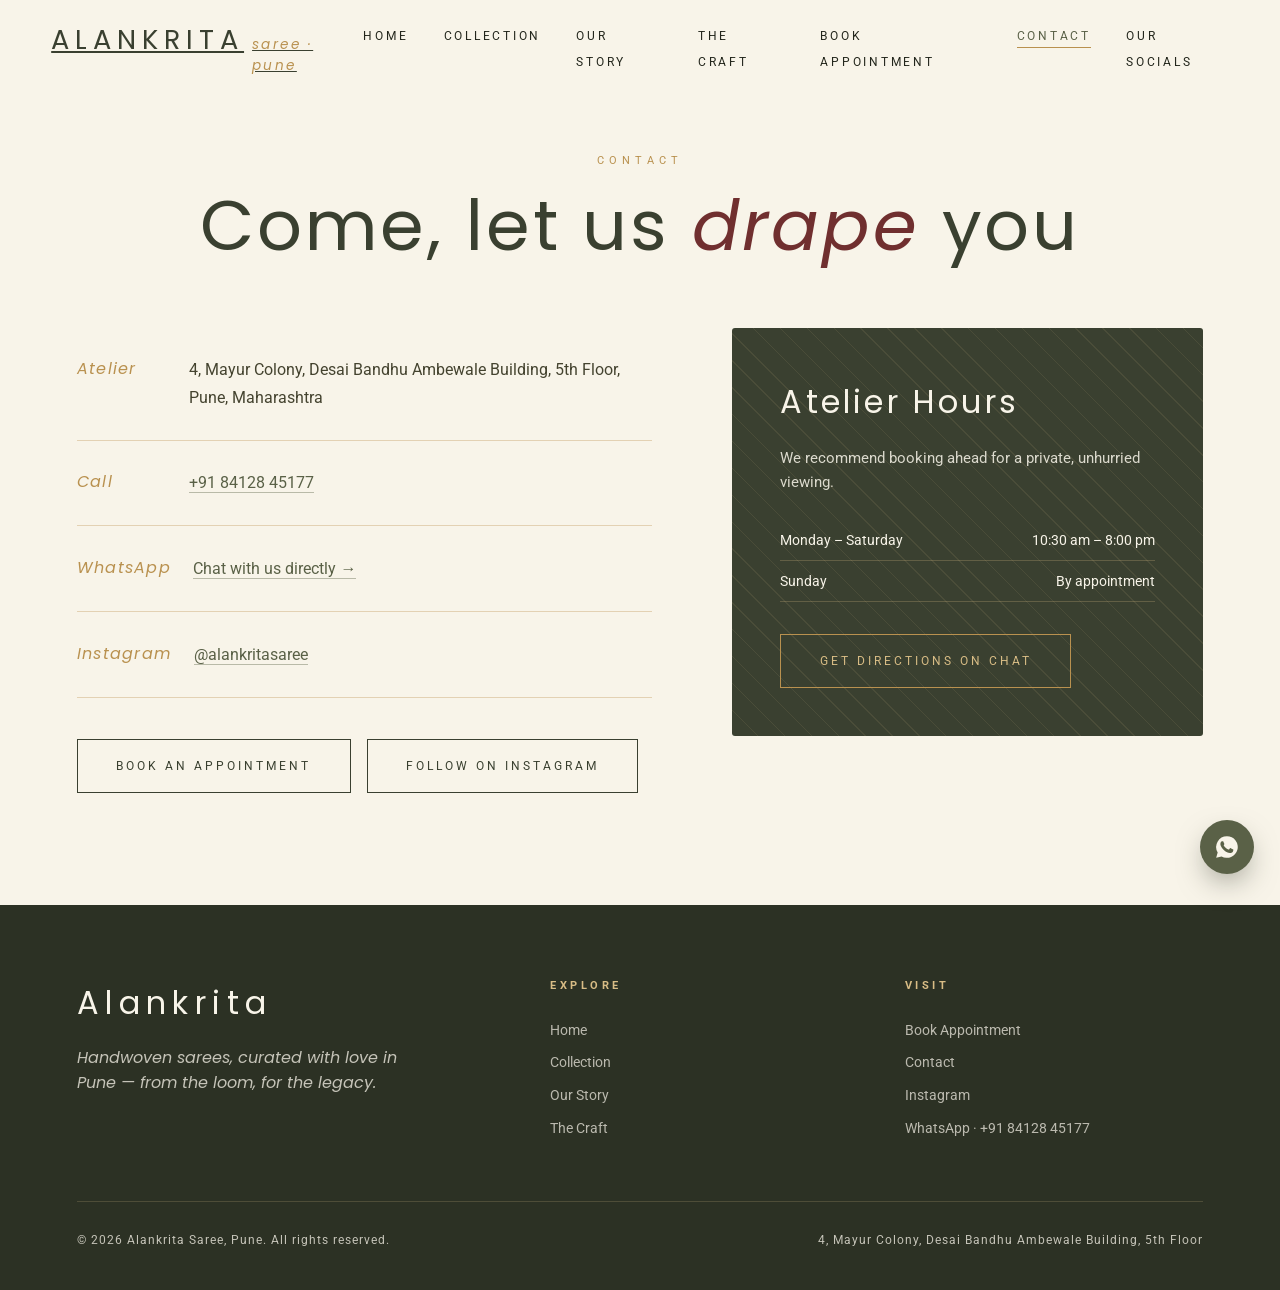
<file: contact.html>
<!DOCTYPE html>
<html lang="en">
<head>
<script>document.documentElement.className='js';</script>
<meta charset="UTF-8">
<meta name="viewport" content="width=device-width, initial-scale=1.0, viewport-fit=cover">
<meta name="theme-color" content="#2C3124">
<title>Contact — Alankrita Saree</title>
<link rel="preconnect" href="https://fonts.googleapis.com">
<link rel="preconnect" href="https://fonts.gstatic.com" crossorigin>
<link href="https://fonts.googleapis.com/css2?family=Poppins:ital,wght@0,400;0,500;0,600;0,700;1,400;1,500&family=Roboto:ital,wght@0,300;0,400;0,500;0,700;1,400&display=swap" rel="stylesheet">
<link rel="stylesheet" href="styles.css?v=7">
</head>
<body class="">

<nav id="nav">
  <a class="logo" href="index.html">Alankrita<span>saree · pune</span></a>
  <button class="burger" id="burger" aria-label="Menu"><span></span><span></span><span></span></button>
  <ul class="nav-links" id="navLinks">
    <li><a href="index.html">Home</a></li>
    <li><a href="collection.html">Collection</a></li>
    <li><a href="story.html">Our Story</a></li>
    <li><a href="craft.html">The Craft</a></li>
    <li><a href="appointment.html">Book Appointment</a></li>
    <li><a href="contact.html" class="active">Contact</a></li>
    <li><a href="socials.html">Our Socials</a></li>
  </ul>
</nav>

<main class="page active" id="page-contact">
<div class="page-head">
    <p class="eyebrow reveal">Contact</p>
    <h2 class="reveal d1">Come, let us <em>drape</em> you</h2>
  </div>
  <section style="padding-top:1rem">
    <div class="contact-grid">
      <div class="reveal">
        <div class="contact-line"><div class="ic">Atelier</div><div class="val">4, Mayur Colony, Desai Bandhu Ambewale Building, 5th Floor, Pune, Maharashtra</div></div>
        <div class="contact-line"><div class="ic">Call</div><div class="val"><a href="tel:+918412845177">+91 84128 45177</a></div></div>
        <div class="contact-line"><div class="ic">WhatsApp</div><div class="val"><a href="https://wa.me/918412845177?text=Hello%20Alankrita%20Saree!%20I%20would%20love%20to%20know%20more%20about%20your%20collection." target="_blank" rel="noopener">Chat with us directly →</a></div></div>
        <div class="contact-line"><div class="ic">Instagram</div><div class="val"><a href="https://www.instagram.com/alankritasaree?igsh=ejkxY3gwem9jM3Mz" target="_blank" rel="noopener">@alankritasaree</a></div></div>
        <div style="margin-top:2.6rem;display:flex;gap:1rem;flex-wrap:wrap">
          <a class="btn dark" href="appointment.html">Book an Appointment</a>
          <a class="btn dark" href="https://www.instagram.com/alankritasaree?igsh=ejkxY3gwem9jM3Mz" target="_blank" rel="noopener">Follow on Instagram</a>
        </div>
      </div>
      <div class="atelier-card reveal d1">
        <h3>Atelier Hours</h3>
        <p>We recommend booking ahead for a private, unhurried viewing.</p>
        <div class="hours">
          <div><span>Monday – Saturday</span><span>10:30 am – 8:00 pm</span></div>
          <div><span>Sunday</span><span>By appointment</span></div>
        </div>
        <div style="margin-top:2rem;position:relative"><a class="btn" href="https://wa.me/918412845177?text=Hello%20Alankrita%20Saree!%20I%20would%20like%20directions%20to%20your%20atelier." target="_blank" rel="noopener">Get Directions on Chat</a></div>
      </div>
    </div>
  </section>
</main>

<footer>
  <div class="foot-grid">
    <div>
      <div class="foot-logo">Alankrita</div>
      <p style="font-family:var(--serif);font-style:italic;max-width:32ch">Handwoven sarees, curated with love in Pune — from the loom, for the legacy.</p>
    </div>
    <div>
      <h4>Explore</h4>
      <a href="index.html">Home</a>
      <a href="collection.html">Collection</a>
      <a href="story.html">Our Story</a>
      <a href="craft.html">The Craft</a>
    </div>
    <div>
      <h4>Visit</h4>
      <a href="appointment.html">Book Appointment</a>
      <a href="contact.html">Contact</a>
      <a href="https://www.instagram.com/alankritasaree?igsh=ejkxY3gwem9jM3Mz" target="_blank" rel="noopener">Instagram</a>
      <a href="https://wa.me/918412845177" target="_blank" rel="noopener">WhatsApp · +91 84128 45177</a>
    </div>
  </div>
  <div class="foot-bottom">
    <span>© 2026 Alankrita Saree, Pune. All rights reserved.</span>
    <span>4, Mayur Colony, Desai Bandhu Ambewale Building, 5th Floor</span>
  </div>
</footer>

<a class="wa-float" href="https://wa.me/918412845177?text=Hello%20Alankrita%20Saree!" target="_blank" rel="noopener" aria-label="Chat on WhatsApp">
  <svg viewBox="0 0 24 24"><path d="M12 2a10 10 0 0 0-8.6 15.1L2 22l5-1.3A10 10 0 1 0 12 2zm5.5 14.1c-.2.7-1.3 1.3-1.9 1.4-.5.1-1.1.1-1.8-.1-.4-.1-1-.3-1.7-.6-2.9-1.3-4.8-4.2-5-4.4-.1-.2-1.2-1.6-1.2-3s.7-2.1 1-2.4c.2-.3.5-.3.7-.3h.5c.2 0 .4 0 .6.4.2.5.7 1.8.8 1.9.1.1.1.3 0 .5l-.4.6c-.1.2-.3.3-.1.6.2.3.8 1.3 1.7 2.1 1.2 1.1 2.2 1.4 2.5 1.5.3.1.5.1.7-.1l.8-1c.2-.3.4-.2.7-.1l1.9.9c.3.1.5.2.5.3.1.2.1.6-.1 1.2z"/></svg>
</a>

<script src="script.js?v=7"></script>
</body>
</html>
</file>
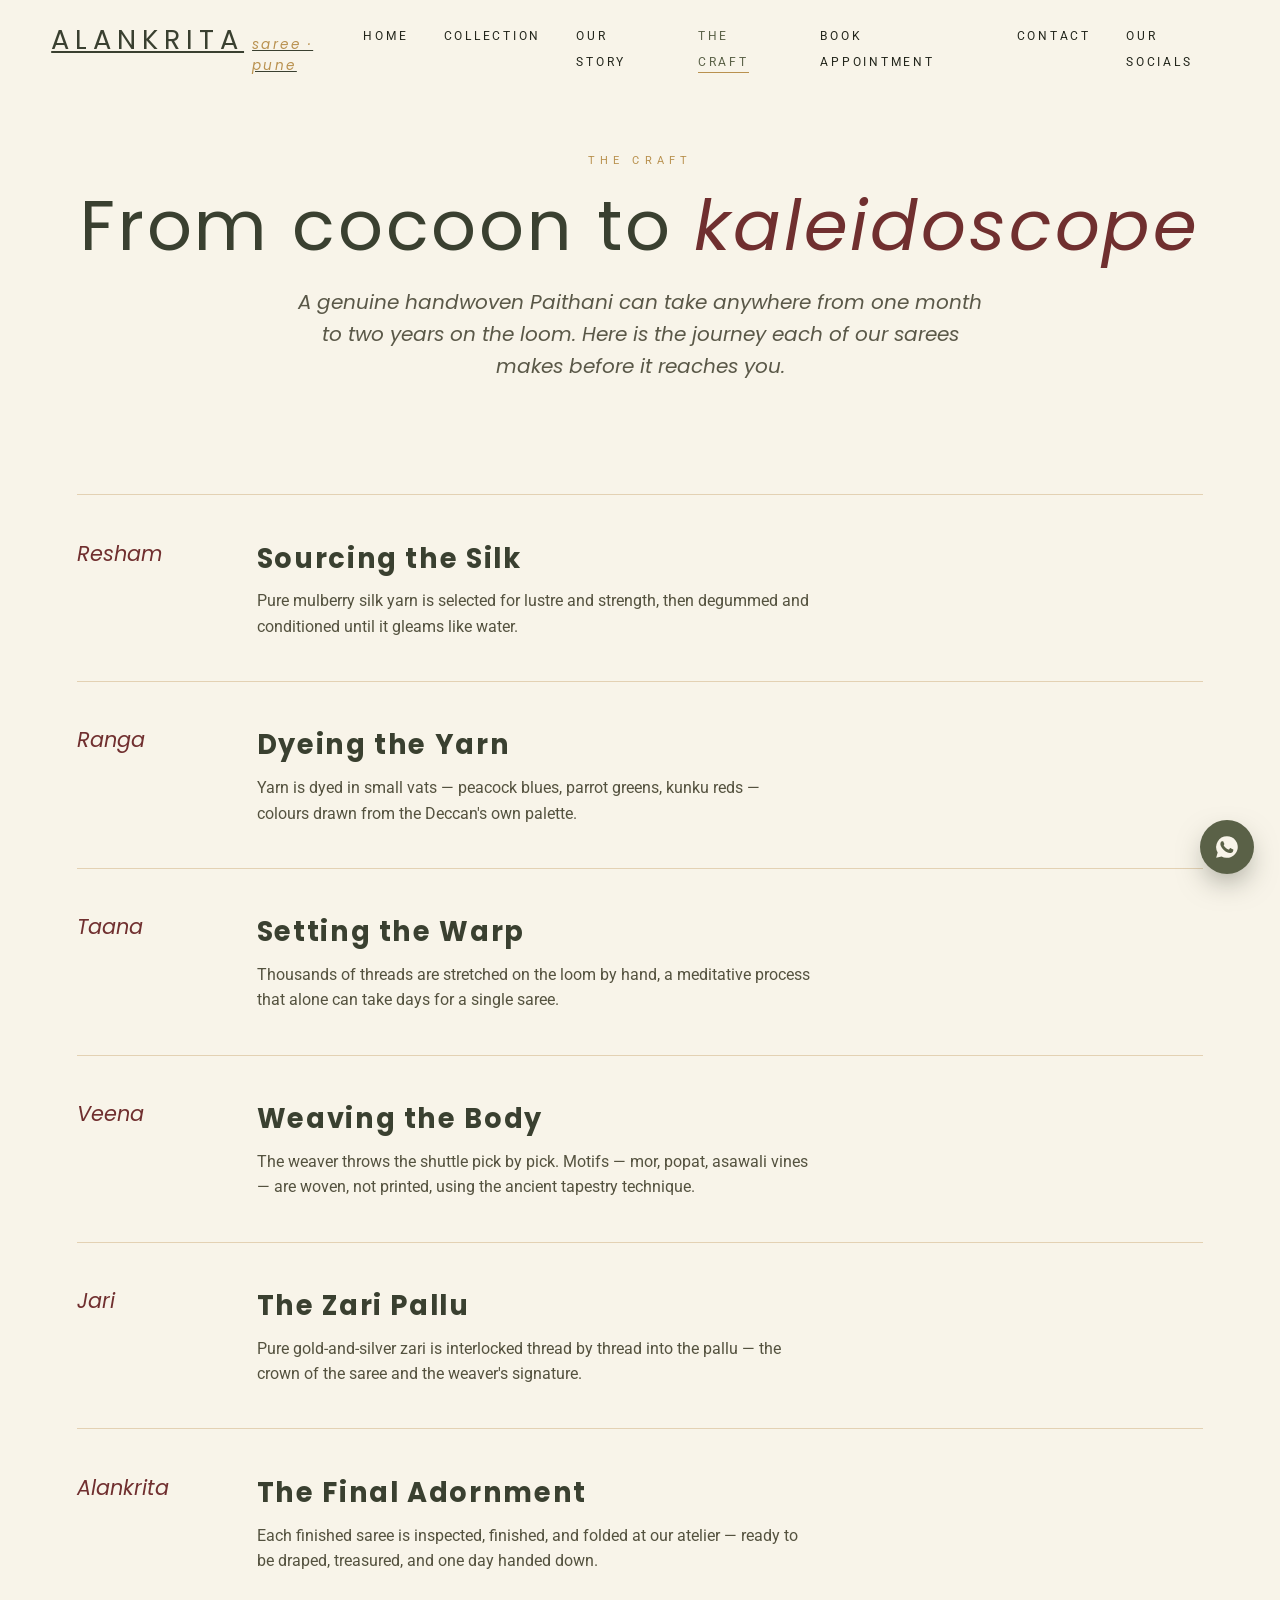
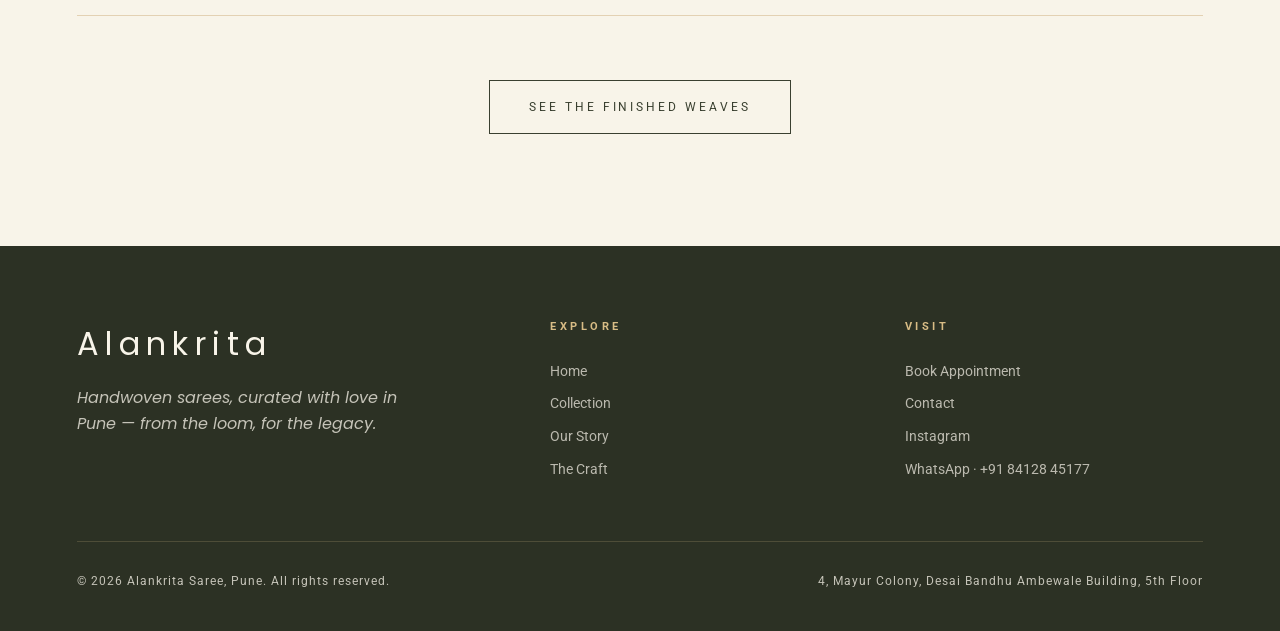
<file: craft.html>
<!DOCTYPE html>
<html lang="en">
<head>
<script>document.documentElement.className='js';</script>
<meta charset="UTF-8">
<meta name="viewport" content="width=device-width, initial-scale=1.0, viewport-fit=cover">
<meta name="theme-color" content="#2C3124">
<title>The Craft — Alankrita Saree</title>
<link rel="preconnect" href="https://fonts.googleapis.com">
<link rel="preconnect" href="https://fonts.gstatic.com" crossorigin>
<link href="https://fonts.googleapis.com/css2?family=Poppins:ital,wght@0,400;0,500;0,600;0,700;1,400;1,500&family=Roboto:ital,wght@0,300;0,400;0,500;0,700;1,400&display=swap" rel="stylesheet">
<link rel="stylesheet" href="styles.css?v=7">
</head>
<body class="">

<nav id="nav">
  <a class="logo" href="index.html">Alankrita<span>saree · pune</span></a>
  <button class="burger" id="burger" aria-label="Menu"><span></span><span></span><span></span></button>
  <ul class="nav-links" id="navLinks">
    <li><a href="index.html">Home</a></li>
    <li><a href="collection.html">Collection</a></li>
    <li><a href="story.html">Our Story</a></li>
    <li><a href="craft.html" class="active">The Craft</a></li>
    <li><a href="appointment.html">Book Appointment</a></li>
    <li><a href="contact.html">Contact</a></li>
    <li><a href="socials.html">Our Socials</a></li>
  </ul>
</nav>

<main class="page active" id="page-craft">
<div class="page-head">
    <p class="eyebrow reveal">The Craft</p>
    <h2 class="reveal d1">From cocoon to <em>kaleidoscope</em></h2>
    <p class="lede reveal d2">A genuine handwoven Paithani can take anywhere from one month to two years on the loom. Here is the journey each of our sarees makes before it reaches you.</p>
  </div>
  <section style="padding-top:0">
    <div class="craft-steps">
      <div class="step reveal"><div class="step-name">Resham</div><div><h3>Sourcing the Silk</h3><p>Pure mulberry silk yarn is selected for lustre and strength, then degummed and conditioned until it gleams like water.</p></div></div>
      <div class="step reveal"><div class="step-name">Ranga</div><div><h3>Dyeing the Yarn</h3><p>Yarn is dyed in small vats — peacock blues, parrot greens, kunku reds — colours drawn from the Deccan's own palette.</p></div></div>
      <div class="step reveal"><div class="step-name">Taana</div><div><h3>Setting the Warp</h3><p>Thousands of threads are stretched on the loom by hand, a meditative process that alone can take days for a single saree.</p></div></div>
      <div class="step reveal"><div class="step-name">Veena</div><div><h3>Weaving the Body</h3><p>The weaver throws the shuttle pick by pick. Motifs — mor, popat, asawali vines — are woven, not printed, using the ancient tapestry technique.</p></div></div>
      <div class="step reveal"><div class="step-name">Jari</div><div><h3>The Zari Pallu</h3><p>Pure gold-and-silver zari is interlocked thread by thread into the pallu — the crown of the saree and the weaver's signature.</p></div></div>
      <div class="step reveal"><div class="step-name">Alankrita</div><div><h3>The Final Adornment</h3><p>Each finished saree is inspected, finished, and folded at our atelier — ready to be draped, treasured, and one day handed down.</p></div></div>
    </div>
    <div style="text-align:center;margin-top:4rem" class="reveal"><a class="btn dark" href="collection.html">See the Finished Weaves</a></div>
  </section>
</main>

<footer>
  <div class="foot-grid">
    <div>
      <div class="foot-logo">Alankrita</div>
      <p style="font-family:var(--serif);font-style:italic;max-width:32ch">Handwoven sarees, curated with love in Pune — from the loom, for the legacy.</p>
    </div>
    <div>
      <h4>Explore</h4>
      <a href="index.html">Home</a>
      <a href="collection.html">Collection</a>
      <a href="story.html">Our Story</a>
      <a href="craft.html">The Craft</a>
    </div>
    <div>
      <h4>Visit</h4>
      <a href="appointment.html">Book Appointment</a>
      <a href="contact.html">Contact</a>
      <a href="https://www.instagram.com/alankritasaree?igsh=ejkxY3gwem9jM3Mz" target="_blank" rel="noopener">Instagram</a>
      <a href="https://wa.me/918412845177" target="_blank" rel="noopener">WhatsApp · +91 84128 45177</a>
    </div>
  </div>
  <div class="foot-bottom">
    <span>© 2026 Alankrita Saree, Pune. All rights reserved.</span>
    <span>4, Mayur Colony, Desai Bandhu Ambewale Building, 5th Floor</span>
  </div>
</footer>

<a class="wa-float" href="https://wa.me/918412845177?text=Hello%20Alankrita%20Saree!" target="_blank" rel="noopener" aria-label="Chat on WhatsApp">
  <svg viewBox="0 0 24 24"><path d="M12 2a10 10 0 0 0-8.6 15.1L2 22l5-1.3A10 10 0 1 0 12 2zm5.5 14.1c-.2.7-1.3 1.3-1.9 1.4-.5.1-1.1.1-1.8-.1-.4-.1-1-.3-1.7-.6-2.9-1.3-4.8-4.2-5-4.4-.1-.2-1.2-1.6-1.2-3s.7-2.1 1-2.4c.2-.3.5-.3.7-.3h.5c.2 0 .4 0 .6.4.2.5.7 1.8.8 1.9.1.1.1.3 0 .5l-.4.6c-.1.2-.3.3-.1.6.2.3.8 1.3 1.7 2.1 1.2 1.1 2.2 1.4 2.5 1.5.3.1.5.1.7-.1l.8-1c.2-.3.4-.2.7-.1l1.9.9c.3.1.5.2.5.3.1.2.1.6-.1 1.2z"/></svg>
</a>

<script src="script.js?v=7"></script>
</body>
</html>
</file>
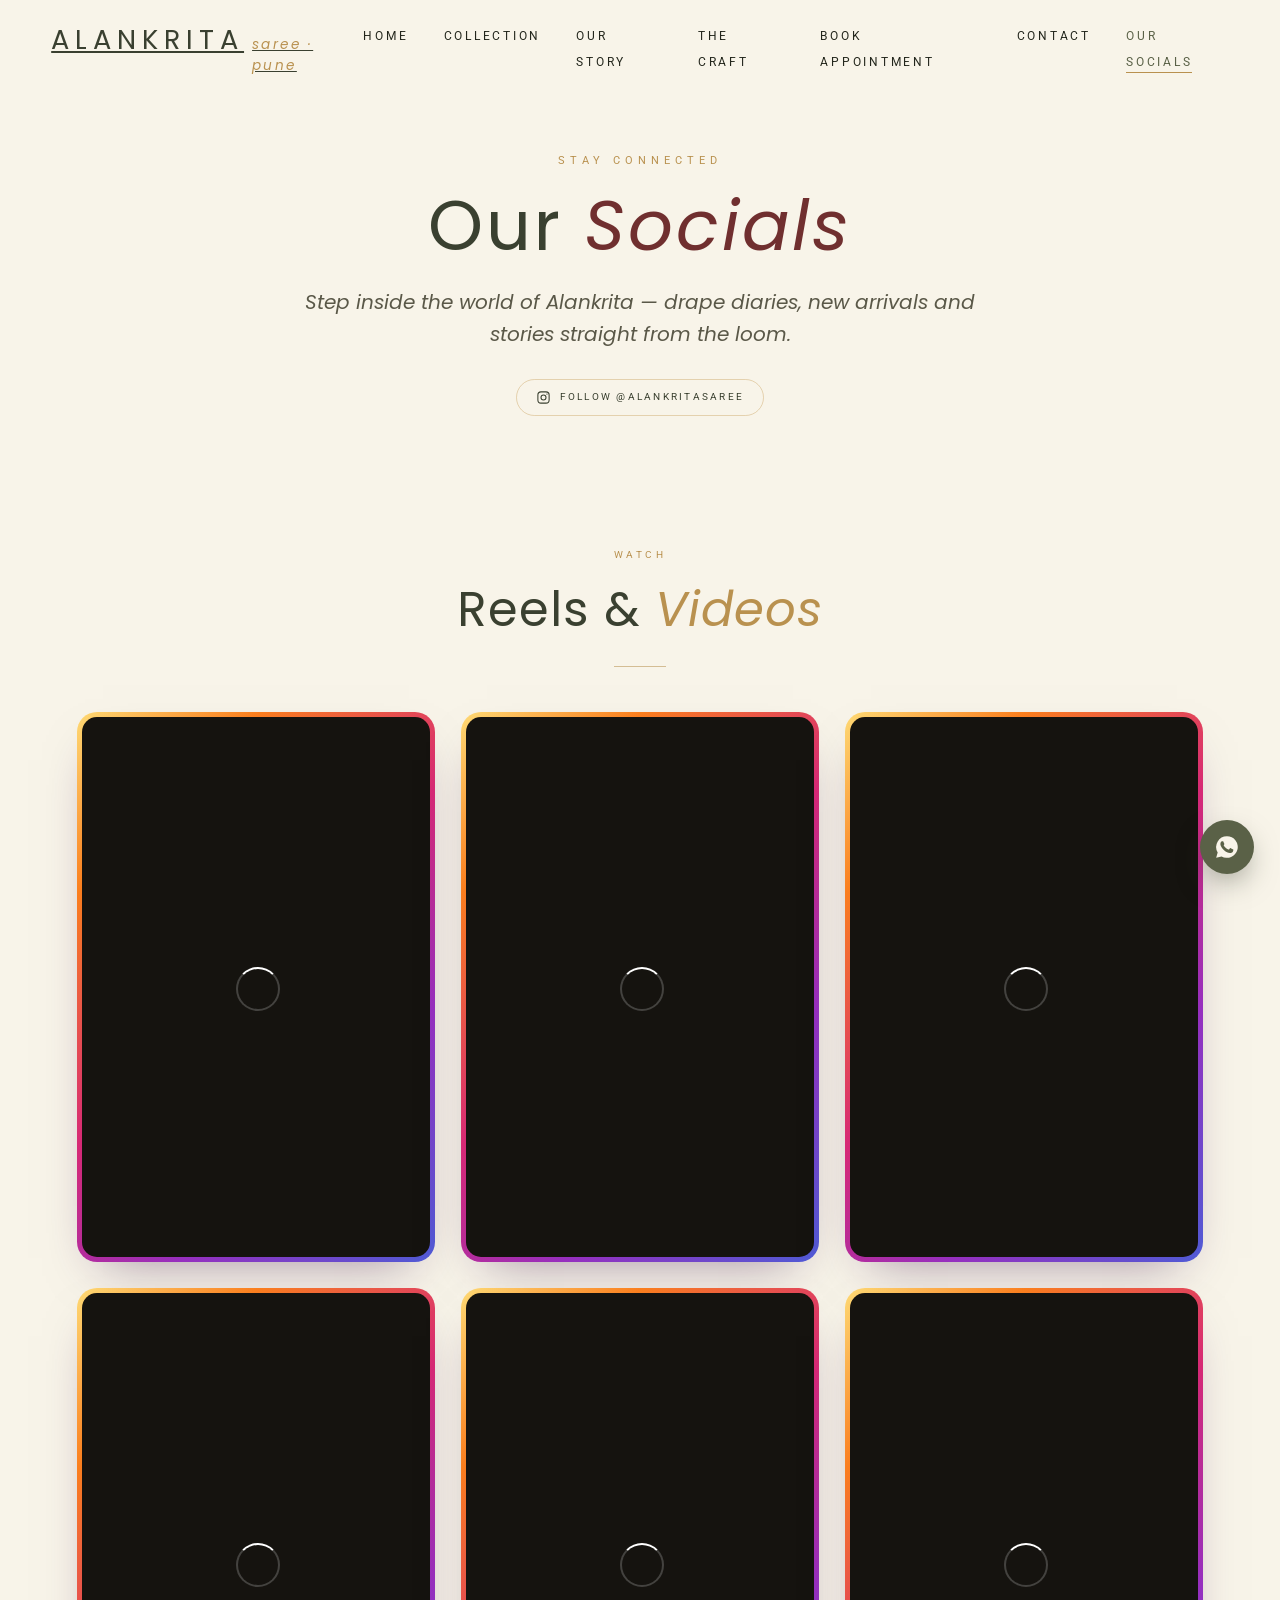
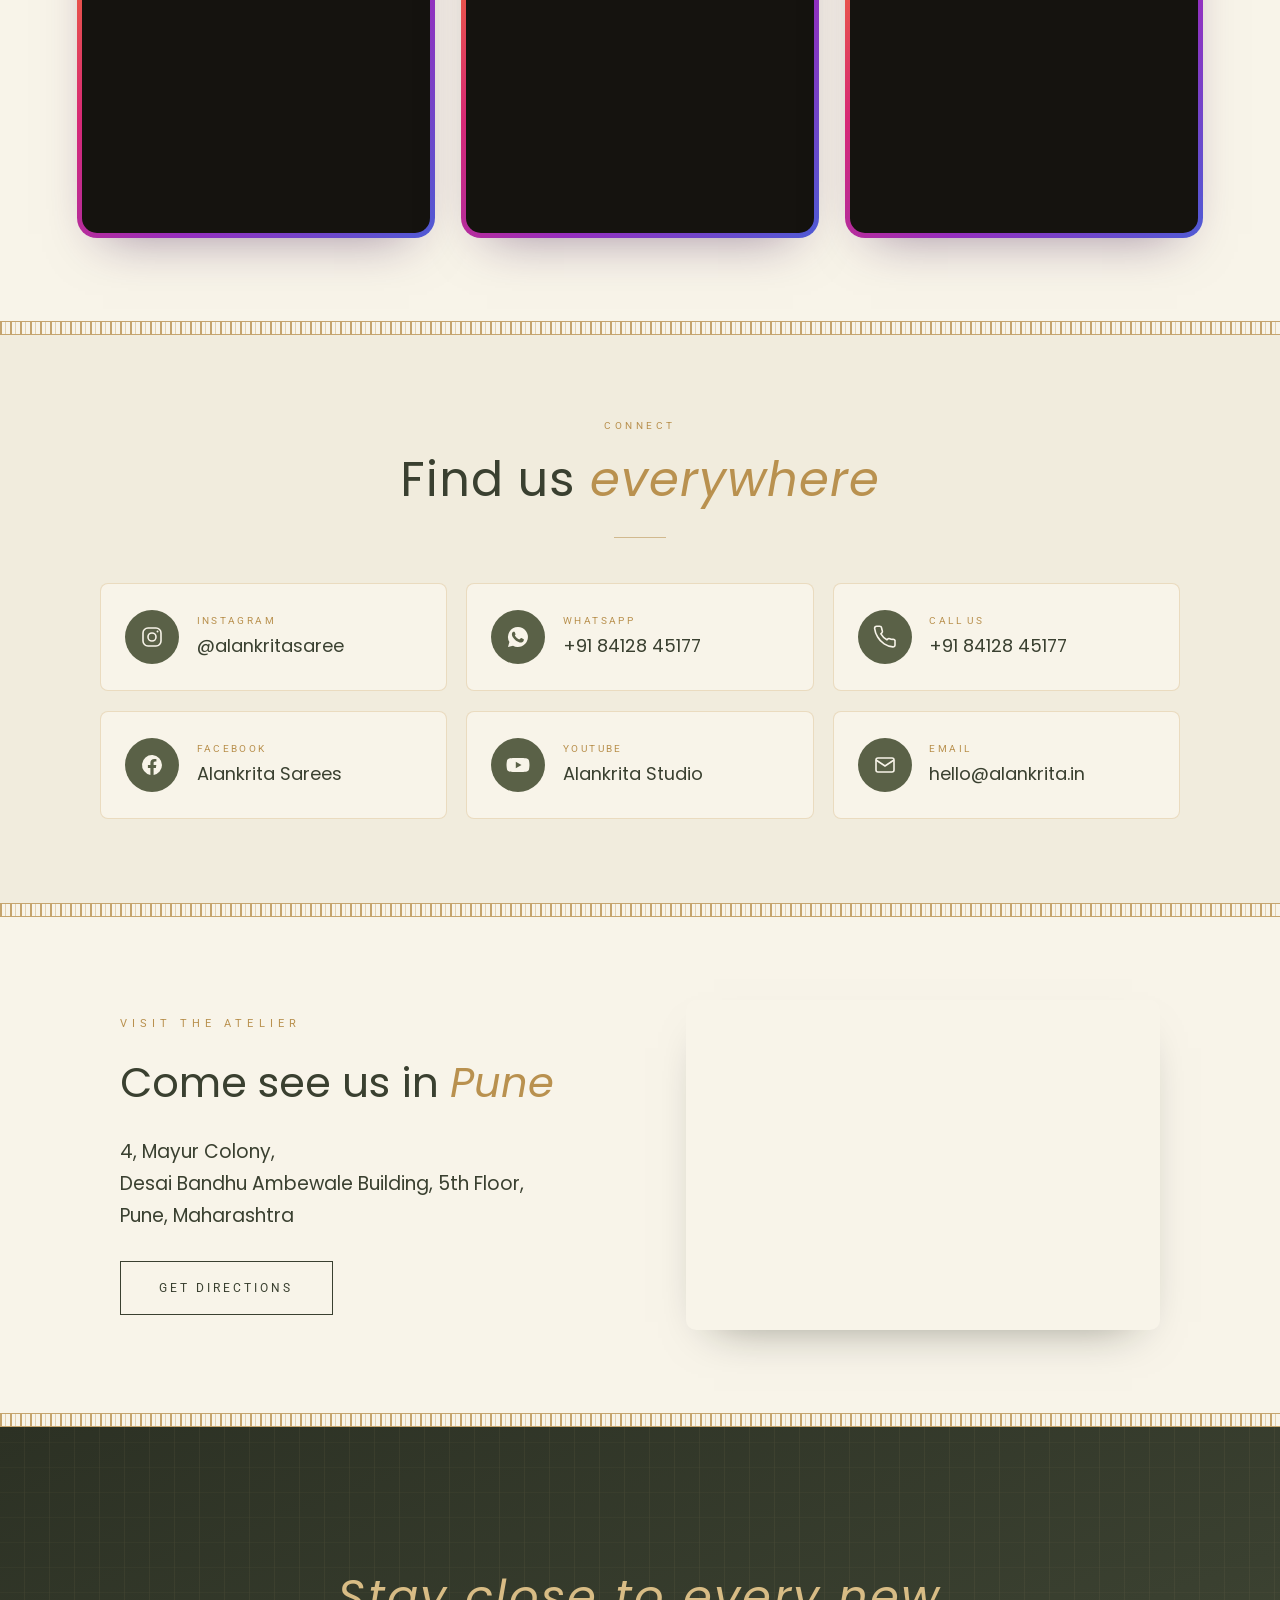
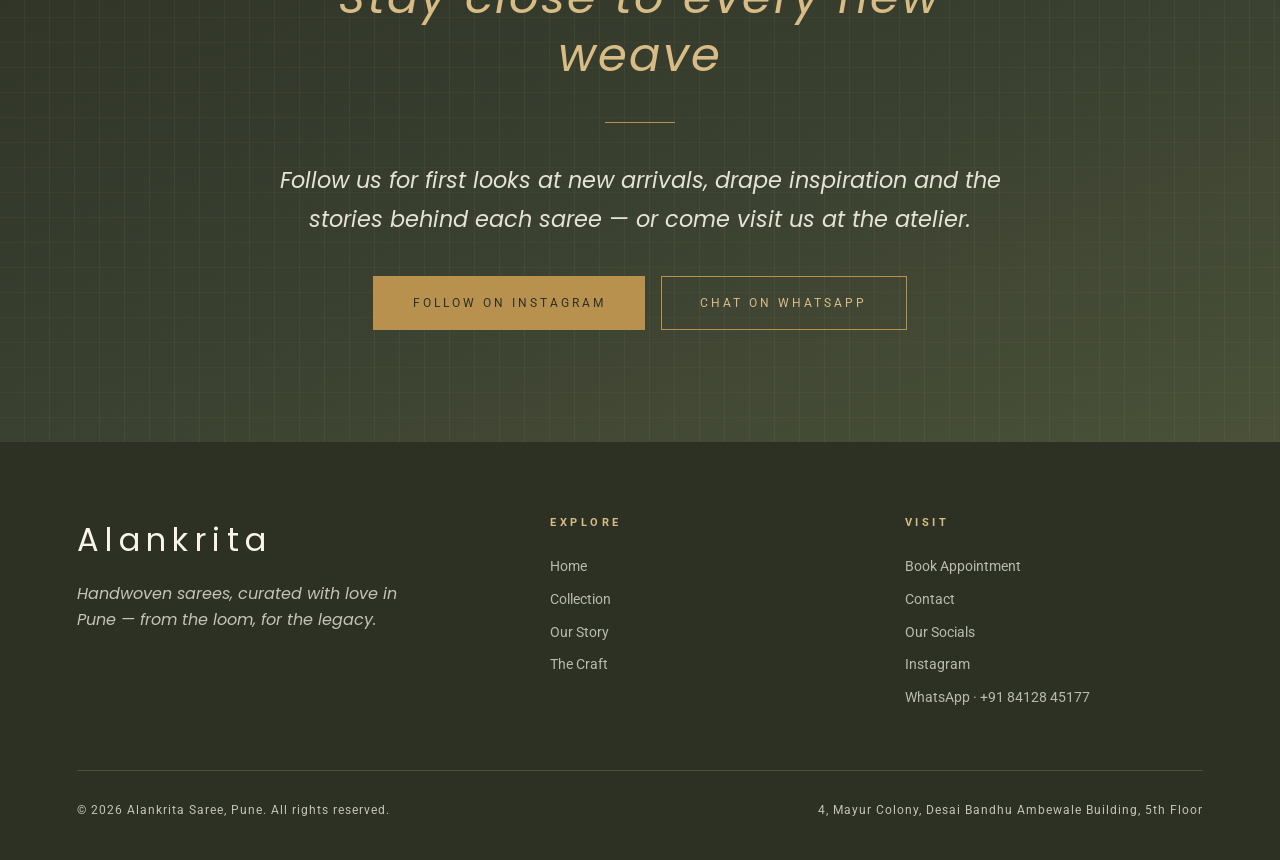
<file: socials.html>
<!DOCTYPE html>
<html lang="en">
<head>
<script>document.documentElement.className='js';</script>
<meta charset="UTF-8">
<meta name="viewport" content="width=device-width, initial-scale=1.0, viewport-fit=cover">
<meta name="theme-color" content="#2C3124">
<title>Our Socials — Alankrita Saree</title>
<link rel="preconnect" href="https://fonts.googleapis.com">
<link rel="preconnect" href="https://fonts.gstatic.com" crossorigin>
<link href="https://fonts.googleapis.com/css2?family=Poppins:ital,wght@0,400;0,500;0,600;0,700;1,400;1,500&family=Roboto:ital,wght@0,300;0,400;0,500;0,700;1,400&display=swap" rel="stylesheet">
<link rel="stylesheet" href="styles.css?v=7">
<style>
#page-socials{padding-bottom:0}
.s-pad{padding:clamp(3.6rem,6.5vw,6.5rem) 6vw}
.socials-wrap{max-width:1180px;margin:0 auto}

.intro-chip{display:inline-flex;align-items:center;gap:.55rem;margin-top:1.8rem;padding:.6rem 1.2rem;border:1px solid rgba(201,160,92,.42);border-radius:40px;font-family:var(--body,'Roboto',sans-serif);font-size:.64rem;letter-spacing:.22em;text-transform:uppercase;color:var(--olive-deep,#3a3f2c);text-decoration:none;transition:.3s}
.intro-chip:hover{background:var(--gold,#C9A05C);border-color:var(--gold,#C9A05C);color:#23271a}
.intro-chip svg{width:15px;height:15px}

.sec-head{text-align:center;max-width:700px;margin:0 auto 2.8rem}
.sec-head .kicker{font-family:var(--body,'Roboto',sans-serif);font-size:.64rem;letter-spacing:.34em;text-transform:uppercase;color:var(--gold,#C9A05C)}
.sec-head h3{font-family:var(--display,'Poppins',sans-serif);font-weight:400;font-size:clamp(1.9rem,4.4vw,3rem);letter-spacing:.02em;color:var(--olive-deep,#3a3f2c);margin:.5rem 0 0}
.sec-head h3 em{font-family:var(--serif,'Poppins',sans-serif);font-style:italic;color:var(--gold,#C9A05C)}
.sec-rule{width:52px;height:1px;background:var(--gold,#C9A05C);opacity:.55;margin:1.1rem auto 0}

/* reels — Instagram embeds inside gradient frames */
.reel-embeds{display:grid;grid-template-columns:repeat(3,1fr);gap:1.6rem;max-width:1180px;margin:0 auto}
.reel-frame{position:relative;padding:5px;border-radius:20px;background:linear-gradient(135deg,#feda75 0%,#fa7e1e 20%,#d62976 48%,#962fbf 72%,#4f5bd5 100%);box-shadow:0 22px 50px -26px rgba(60,20,80,.5)}
.reel-stage{position:relative;display:flex;min-height:540px;border-radius:15px;overflow:hidden;background:#15130f}
.reel-stage::after{content:'';position:absolute;top:50%;left:50%;width:40px;height:40px;margin:-20px 0 0 -20px;z-index:0;border-radius:50%;border:2px solid rgba(255,255,255,.2);border-top-color:#fff;animation:reelSpin .9s linear infinite}
@keyframes reelSpin{to{transform:rotate(360deg)}}
.reel-stage .instagram-media{position:relative;z-index:1;width:100% !important;min-width:0 !important;max-width:none !important;margin:0 !important;border-radius:13px !important}
/* box stays visible so IG renders it — but transparent bg + no text (no white flash, no blue link) */
.reel-stage blockquote.instagram-media{background:transparent !important;border:0 !important;box-shadow:none !important}
.reel-stage blockquote.instagram-media a{font-size:0 !important;color:transparent !important;pointer-events:none}
.reel-stage iframe.instagram-media{animation:reelIn .55s ease both}
@keyframes reelIn{from{opacity:0}to{opacity:1}}
.reel-watch{position:absolute;inset:0;z-index:2;display:none;flex-direction:column;align-items:center;justify-content:center;gap:.9rem;text-decoration:none}
.reel-frame.reel-fallback .reel-stage::after{display:none}
.reel-frame.reel-fallback .reel-watch{display:flex}
.reel-watch .pl{width:58px;height:58px;border-radius:50%;border:1px solid rgba(255,255,255,.55);background:rgba(255,255,255,.08);display:grid;place-content:center;transition:.3s}
.reel-watch:hover .pl{background:#fff}
.reel-watch .pl svg{width:20px;height:20px;fill:#fff;transition:.3s}
.reel-watch:hover .pl svg{fill:#d62976}
.reel-watch .tx{font-family:var(--body,'Roboto',sans-serif);font-size:.6rem;letter-spacing:.26em;text-transform:uppercase;color:rgba(255,255,255,.9)}
.reel-hint{display:none}

.socials-grid{display:grid;grid-template-columns:repeat(3,1fr);gap:1.2rem;max-width:1080px;margin:0 auto}
.social-card{display:flex;align-items:center;gap:1.1rem;padding:1.65rem 1.5rem;background:var(--ivory,#F3ECDD);border:1px solid rgba(201,160,92,.3);border-radius:8px;text-decoration:none;color:var(--olive-deep,#3a3f2c);transition:transform .35s var(--ease,ease),border-color .35s,box-shadow .35s}
.social-card:hover{transform:translateY(-6px);border-color:var(--gold,#C9A05C);box-shadow:0 22px 48px -26px rgba(20,24,14,.5)}
.social-ic{flex-shrink:0;width:54px;height:54px;border-radius:50%;display:grid;place-content:center;background:var(--olive,#5a6147);color:var(--ivory,#F3ECDD);transition:.35s}
.social-card:hover .social-ic{background:var(--gold,#C9A05C);color:#23271a;transform:rotate(-6deg)}
.social-ic svg{width:24px;height:24px}
.social-tx{display:flex;flex-direction:column;gap:.2rem}
.social-tx .lbl{font-family:var(--body,'Roboto',sans-serif);font-size:.62rem;letter-spacing:.24em;text-transform:uppercase;color:var(--gold,#C9A05C)}
.social-tx .val{font-family:var(--serif,'Poppins',sans-serif);font-size:1.12rem;color:var(--olive-deep,#3a3f2c)}

.visit-wrap{display:grid;grid-template-columns:1.05fr .95fr;gap:2.6rem;align-items:center;max-width:1040px;margin:0 auto}
.visit-wrap .vh{font-family:var(--display,'Poppins',sans-serif);font-weight:400;font-size:clamp(1.7rem,4vw,2.6rem);color:var(--olive-deep,#3a3f2c);margin:.4rem 0 1.2rem}
.visit-wrap .vh em{font-family:var(--serif,'Poppins',sans-serif);font-style:italic;color:var(--gold,#C9A05C)}
.visit-wrap .addr{font-family:var(--serif,'Poppins',sans-serif);font-size:1.18rem;line-height:1.7;color:var(--olive-deep,#3a3f2c)}
.visit-map{width:100%;height:330px;border:0;border-radius:10px;display:block;box-shadow:0 20px 46px -28px rgba(20,24,14,.5);filter:saturate(.92)}

@media (max-width:1024px){
  .reel-embeds{grid-template-columns:repeat(2,1fr)}
  .socials-grid{grid-template-columns:repeat(2,1fr);max-width:680px}
}
@media (max-width:820px){ .visit-wrap{grid-template-columns:1fr} }
@media (max-width:680px){
  .socials-grid{grid-template-columns:1fr;max-width:430px}
  .reel-embeds{display:flex;gap:1rem;overflow-x:auto;scroll-snap-type:x mandatory;-webkit-overflow-scrolling:touch;padding-bottom:1rem;scrollbar-width:none}
  .reel-embeds::-webkit-scrollbar{display:none}
  .reel-frame{flex:0 0 100%;scroll-snap-align:center}
  .reel-stage{min-height:470px}
  .reel-hint{display:block;text-align:center;margin-top:1.1rem;font-family:var(--body,'Roboto',sans-serif);font-size:.6rem;letter-spacing:.28em;text-transform:uppercase;color:var(--gold,#C9A05C)}
}
</style>
</head>
<body class="">

<nav id="nav">
  <a class="logo" href="index.html">Alankrita<span>saree · pune</span></a>
  <button class="burger" id="burger" aria-label="Menu"><span></span><span></span><span></span></button>
  <ul class="nav-links" id="navLinks">
    <li><a href="index.html">Home</a></li>
    <li><a href="collection.html">Collection</a></li>
    <li><a href="story.html">Our Story</a></li>
    <li><a href="craft.html">The Craft</a></li>
    <li><a href="appointment.html">Book Appointment</a></li>
    <li><a href="contact.html">Contact</a></li>
    <li><a href="socials.html" class="active">Our Socials</a></li>
  </ul>
</nav>

<main class="page active" id="page-socials">
  <div class="page-head">
    <p class="eyebrow reveal">Stay Connected</p>
    <h2 class="reveal d1">Our <em>Socials</em></h2>
    <p class="lede reveal d2">Step inside the world of Alankrita — drape diaries, new arrivals and stories straight from the loom.</p>
    <a class="intro-chip reveal d3" href="https://www.instagram.com/alankritasaree?igsh=ejkxY3gwem9jM3Mz" target="_blank" rel="noopener">
      <svg viewBox="0 0 24 24" fill="none" stroke="currentColor" stroke-width="1.7"><rect x="3" y="3" width="18" height="18" rx="5"/><circle cx="12" cy="12" r="4"/><circle cx="17.5" cy="6.5" r="1" fill="currentColor" stroke="none"/></svg>
      Follow @alankritasaree
    </a>
  </div>

  <!-- Reels -->
  <div class="s-pad">
    <div class="sec-head reveal">
      <p class="kicker">Watch</p>
      <h3>Reels &amp; <em>Videos</em></h3>
      <div class="sec-rule"></div>
    </div>
    <div class="reel-embeds">
      <div class="reel-frame"><div class="reel-stage">
        <blockquote class="instagram-media" data-instgrm-permalink="https://www.instagram.com/reel/DSzB2kDjAs4/?utm_source=ig_embed" data-instgrm-version="14"><a href="https://www.instagram.com/reel/DSzB2kDjAs4/" target="_blank" rel="noopener">View this reel on Instagram</a></blockquote>
        <a class="reel-watch" href="https://www.instagram.com/reel/DSzB2kDjAs4/" target="_blank" rel="noopener"><span class="pl"><svg viewBox="0 0 24 24"><polygon points="6 4 20 12 6 20 6 4"/></svg></span><span class="tx">Watch on Instagram</span></a>
      </div></div>
      <div class="reel-frame"><div class="reel-stage">
        <blockquote class="instagram-media" data-instgrm-permalink="https://www.instagram.com/reel/DVNdW_QDKlZ/?utm_source=ig_embed" data-instgrm-version="14"><a href="https://www.instagram.com/reel/DVNdW_QDKlZ/" target="_blank" rel="noopener">View this reel on Instagram</a></blockquote>
        <a class="reel-watch" href="https://www.instagram.com/reel/DVNdW_QDKlZ/" target="_blank" rel="noopener"><span class="pl"><svg viewBox="0 0 24 24"><polygon points="6 4 20 12 6 20 6 4"/></svg></span><span class="tx">Watch on Instagram</span></a>
      </div></div>
      <div class="reel-frame"><div class="reel-stage">
        <blockquote class="instagram-media" data-instgrm-permalink="https://www.instagram.com/reel/DXUJn_aIo60/?utm_source=ig_embed" data-instgrm-version="14"><a href="https://www.instagram.com/reel/DXUJn_aIo60/" target="_blank" rel="noopener">View this reel on Instagram</a></blockquote>
        <a class="reel-watch" href="https://www.instagram.com/reel/DXUJn_aIo60/" target="_blank" rel="noopener"><span class="pl"><svg viewBox="0 0 24 24"><polygon points="6 4 20 12 6 20 6 4"/></svg></span><span class="tx">Watch on Instagram</span></a>
      </div></div>
      <div class="reel-frame"><div class="reel-stage">
        <blockquote class="instagram-media" data-instgrm-permalink="https://www.instagram.com/reel/DZmM7Shgr1K/?utm_source=ig_embed" data-instgrm-version="14"><a href="https://www.instagram.com/reel/DZmM7Shgr1K/" target="_blank" rel="noopener">View this reel on Instagram</a></blockquote>
        <a class="reel-watch" href="https://www.instagram.com/reel/DZmM7Shgr1K/" target="_blank" rel="noopener"><span class="pl"><svg viewBox="0 0 24 24"><polygon points="6 4 20 12 6 20 6 4"/></svg></span><span class="tx">Watch on Instagram</span></a>
      </div></div>
      <div class="reel-frame"><div class="reel-stage">
        <blockquote class="instagram-media" data-instgrm-permalink="https://www.instagram.com/reel/DTVPKF1DEVR/?utm_source=ig_embed" data-instgrm-version="14"><a href="https://www.instagram.com/reel/DTVPKF1DEVR/" target="_blank" rel="noopener">View this reel on Instagram</a></blockquote>
        <a class="reel-watch" href="https://www.instagram.com/reel/DTVPKF1DEVR/" target="_blank" rel="noopener"><span class="pl"><svg viewBox="0 0 24 24"><polygon points="6 4 20 12 6 20 6 4"/></svg></span><span class="tx">Watch on Instagram</span></a>
      </div></div>
      <div class="reel-frame"><div class="reel-stage">
        <blockquote class="instagram-media" data-instgrm-permalink="https://www.instagram.com/reel/DPylJg7EuQi/?utm_source=ig_embed" data-instgrm-version="14"><a href="https://www.instagram.com/reel/DPylJg7EuQi/" target="_blank" rel="noopener">View this reel on Instagram</a></blockquote>
        <a class="reel-watch" href="https://www.instagram.com/reel/DPylJg7EuQi/" target="_blank" rel="noopener"><span class="pl"><svg viewBox="0 0 24 24"><polygon points="6 4 20 12 6 20 6 4"/></svg></span><span class="tx">Watch on Instagram</span></a>
      </div></div>
    </div>
    <p class="reel-hint">‹ swipe to browse ›</p>
  </div>

  <div class="zari"></div>

  <!-- Connect -->
  <div class="s-pad" style="background:var(--ivory-soft,#efe7d6)">
    <div class="sec-head reveal">
      <p class="kicker">Connect</p>
      <h3>Find us <em>everywhere</em></h3>
      <div class="sec-rule"></div>
    </div>
    <div class="socials-grid">
      <a class="social-card reveal" href="https://www.instagram.com/alankritasaree?igsh=ejkxY3gwem9jM3Mz" target="_blank" rel="noopener">
        <span class="social-ic"><svg viewBox="0 0 24 24" fill="none" stroke="currentColor" stroke-width="1.6"><rect x="3" y="3" width="18" height="18" rx="5"/><circle cx="12" cy="12" r="4"/><circle cx="17.5" cy="6.5" r="1" fill="currentColor" stroke="none"/></svg></span>
        <span class="social-tx"><span class="lbl">Instagram</span><span class="val">@alankritasaree</span></span>
      </a>
      <a class="social-card reveal d1" href="https://wa.me/918412845177?text=Hello%20Alankrita%20Saree!" target="_blank" rel="noopener">
        <span class="social-ic"><svg viewBox="0 0 24 24" fill="currentColor"><path d="M12 2a10 10 0 0 0-8.6 15.1L2 22l5-1.3A10 10 0 1 0 12 2zm5.5 14.1c-.2.7-1.3 1.3-1.9 1.4-.5.1-1.1.1-1.8-.1-.4-.1-1-.3-1.7-.6-2.9-1.3-4.8-4.2-5-4.4-.1-.2-1.2-1.6-1.2-3s.7-2.1 1-2.4c.2-.3.5-.3.7-.3h.5c.2 0 .4 0 .6.4.2.5.7 1.8.8 1.9.1.1.1.3 0 .5l-.4.6c-.1.2-.3.3-.1.6.2.3.8 1.3 1.7 2.1 1.2 1.1 2.2 1.4 2.5 1.5.3.1.5.1.7-.1l.8-1c.2-.3.4-.2.7-.1l1.9.9c.3.1.5.2.5.3.1.2.1.6-.1 1.2z"/></svg></span>
        <span class="social-tx"><span class="lbl">WhatsApp</span><span class="val">+91 84128 45177</span></span>
      </a>
      <a class="social-card reveal d2" href="tel:+918412845177">
        <span class="social-ic"><svg viewBox="0 0 24 24" fill="none" stroke="currentColor" stroke-width="1.6"><path d="M22 16.92v3a2 2 0 0 1-2.18 2 19.79 19.79 0 0 1-8.63-3.07A19.5 19.5 0 0 1 4.69 12 19.79 19.79 0 0 1 1.61 3.4 2 2 0 0 1 3.6 1.22h3a2 2 0 0 1 2 1.72 12.84 12.84 0 0 0 .7 2.81 2 2 0 0 1-.45 2.11L7.91 8.8a16 16 0 0 0 6 6l.71-.71a2 2 0 0 1 2.11-.45 12.84 12.84 0 0 0 2.81.7A2 2 0 0 1 22 16.92z"/></svg></span>
        <span class="social-tx"><span class="lbl">Call Us</span><span class="val">+91 84128 45177</span></span>
      </a>
      <a class="social-card reveal" href="https://www.facebook.com/" target="_blank" rel="noopener">
        <span class="social-ic"><svg viewBox="0 0 24 24" fill="currentColor"><path d="M22 12a10 10 0 1 0-11.6 9.9v-7H7.9V12h2.5V9.8c0-2.5 1.5-3.9 3.8-3.9 1.1 0 2.2.2 2.2.2v2.5h-1.2c-1.2 0-1.6.8-1.6 1.6V12h2.7l-.4 2.9h-2.3v7A10 10 0 0 0 22 12z"/></svg></span>
        <span class="social-tx"><span class="lbl">Facebook</span><span class="val">Alankrita Sarees</span></span>
      </a>
      <a class="social-card reveal d1" href="https://www.youtube.com/" target="_blank" rel="noopener">
        <span class="social-ic"><svg viewBox="0 0 24 24" fill="currentColor"><path d="M23 7.5a3 3 0 0 0-2.1-2.1C19 4.9 12 4.9 12 4.9s-7 0-8.9.5A3 3 0 0 0 1 7.5 31 31 0 0 0 .5 12 31 31 0 0 0 1 16.5a3 3 0 0 0 2.1 2.1c1.9.5 8.9.5 8.9.5s7 0 8.9-.5a3 3 0 0 0 2.1-2.1A31 31 0 0 0 23.5 12 31 31 0 0 0 23 7.5zM9.8 15.3V8.7l5.7 3.3z"/></svg></span>
        <span class="social-tx"><span class="lbl">YouTube</span><span class="val">Alankrita Studio</span></span>
      </a>
      <a class="social-card reveal d2" href="mailto:hello@alankrita.in">
        <span class="social-ic"><svg viewBox="0 0 24 24" fill="none" stroke="currentColor" stroke-width="1.6"><rect x="3" y="5" width="18" height="14" rx="2"/><polyline points="3 7 12 13 21 7"/></svg></span>
        <span class="social-tx"><span class="lbl">Email</span><span class="val">hello@alankrita.in</span></span>
      </a>
    </div>
  </div>

  <div class="zari"></div>

  <!-- Visit -->
  <div class="s-pad">
    <div class="visit-wrap reveal">
      <div>
        <p class="eyebrow">Visit the Atelier</p>
        <h3 class="vh">Come see us in <em>Pune</em></h3>
        <p class="addr">4, Mayur Colony,<br>Desai Bandhu Ambewale Building, 5th Floor,<br>Pune, Maharashtra</p>
        <div style="margin-top:1.8rem"><a class="btn dark" href="https://www.google.com/maps/search/?api=1&query=4%20Mayur%20Colony%2C%20Desai%20Bandhu%20Ambewale%20Building%2C%20Pune" target="_blank" rel="noopener">Get Directions</a></div>
      </div>
      <iframe class="visit-map" loading="lazy" referrerpolicy="no-referrer-when-downgrade" src="https://maps.google.com/maps?q=4%20Mayur%20Colony%2C%20Desai%20Bandhu%20Ambewale%20Building%2C%20Pune&output=embed" title="Alankrita Saree location"></iframe>
    </div>
  </div>

  <div class="zari"></div>

  <section class="invite">
    <div class="invite-inner reveal zoom">
      <p class="sparkle">Stay close to every new weave</p>
      <div class="rule"></div>
      <p>Follow us for first looks at new arrivals, drape inspiration and the stories behind each saree — or come visit us at the atelier.</p>
      <div style="margin-top:2.4rem;display:flex;gap:1rem;justify-content:center;flex-wrap:wrap">
        <a class="btn solid" href="https://www.instagram.com/alankritasaree?igsh=ejkxY3gwem9jM3Mz" target="_blank" rel="noopener">Follow on Instagram</a>
        <a class="btn" href="https://wa.me/918412845177?text=Hello%20Alankrita%20Saree!" target="_blank" rel="noopener">Chat on WhatsApp</a>
      </div>
    </div>
  </section>
</main>

<footer>
  <div class="foot-grid">
    <div>
      <div class="foot-logo">Alankrita</div>
      <p style="font-family:var(--serif);font-style:italic;max-width:32ch">Handwoven sarees, curated with love in Pune — from the loom, for the legacy.</p>
    </div>
    <div>
      <h4>Explore</h4>
      <a href="index.html">Home</a>
      <a href="collection.html">Collection</a>
      <a href="story.html">Our Story</a>
      <a href="craft.html">The Craft</a>
    </div>
    <div>
      <h4>Visit</h4>
      <a href="appointment.html">Book Appointment</a>
      <a href="contact.html">Contact</a>
      <a href="socials.html">Our Socials</a>
      <a href="https://www.instagram.com/alankritasaree?igsh=ejkxY3gwem9jM3Mz" target="_blank" rel="noopener">Instagram</a>
      <a href="https://wa.me/918412845177" target="_blank" rel="noopener">WhatsApp · +91 84128 45177</a>
    </div>
  </div>
  <div class="foot-bottom">
    <span>© 2026 Alankrita Saree, Pune. All rights reserved.</span>
    <span>4, Mayur Colony, Desai Bandhu Ambewale Building, 5th Floor</span>
  </div>
</footer>

<a class="wa-float" href="https://wa.me/918412845177?text=Hello%20Alankrita%20Saree!" target="_blank" rel="noopener" aria-label="Chat on WhatsApp">
  <svg viewBox="0 0 24 24"><path d="M12 2a10 10 0 0 0-8.6 15.1L2 22l5-1.3A10 10 0 1 0 12 2zm5.5 14.1c-.2.7-1.3 1.3-1.9 1.4-.5.1-1.1.1-1.8-.1-.4-.1-1-.3-1.7-.6-2.9-1.3-4.8-4.2-5-4.4-.1-.2-1.2-1.6-1.2-3s.7-2.1 1-2.4c.2-.3.5-.3.7-.3h.5c.2 0 .4 0 .6.4.2.5.7 1.8.8 1.9.1.1.1.3 0 .5l-.4.6c-.1.2-.3.3-.1.6.2.3.8 1.3 1.7 2.1 1.2 1.1 2.2 1.4 2.5 1.5.3.1.5.1.7-.1l.8-1c.2-.3.4-.2.7-.1l1.9.9c.3.1.5.2.5.3.1.2.1.6-.1 1.2z"/></svg>
</a>

<script async src="//www.instagram.com/embed.js"></script>
<script>
(function(){
  var nav=document.getElementById('nav'), burger=document.getElementById('burger'), navLinks=document.getElementById('navLinks');
  if(burger&&navLinks){
    burger.addEventListener('click',function(){ navLinks.classList.toggle('open'); burger.classList.toggle('open'); });
    navLinks.querySelectorAll('a').forEach(function(a){ a.addEventListener('click',function(){ navLinks.classList.remove('open'); burger.classList.remove('open'); }); });
  }
  if(nav){
    window.addEventListener('scroll',function(){ nav.classList.toggle('scrolled',window.scrollY>40); },{passive:true});
    nav.classList.toggle('scrolled',window.scrollY>40);
  }
  var ro=new IntersectionObserver(function(es){ es.forEach(function(e){ if(e.isIntersecting){ e.target.classList.add('in'); ro.unobserve(e.target); } }); },{threshold:0.01,rootMargin:'0px 0px -8% 0px'});
  var vh=window.innerHeight||800;
  document.querySelectorAll('.reveal:not(.in)').forEach(function(el){ if(el.getBoundingClientRect().top<vh*0.92) el.classList.add('in'); else ro.observe(el); });

  function reelCheck(){
    document.querySelectorAll('.reel-frame').forEach(function(f){
      f.classList.toggle('reel-fallback', !f.querySelector('iframe.instagram-media'));
    });
  }
  window.addEventListener('load',function(){
    if(window.instgrm&&window.instgrm.Embeds){ window.instgrm.Embeds.process(); }
    setTimeout(reelCheck,7000);
    setTimeout(reelCheck,12000);
  });
})();
</script>
</body>
</html>
</file>
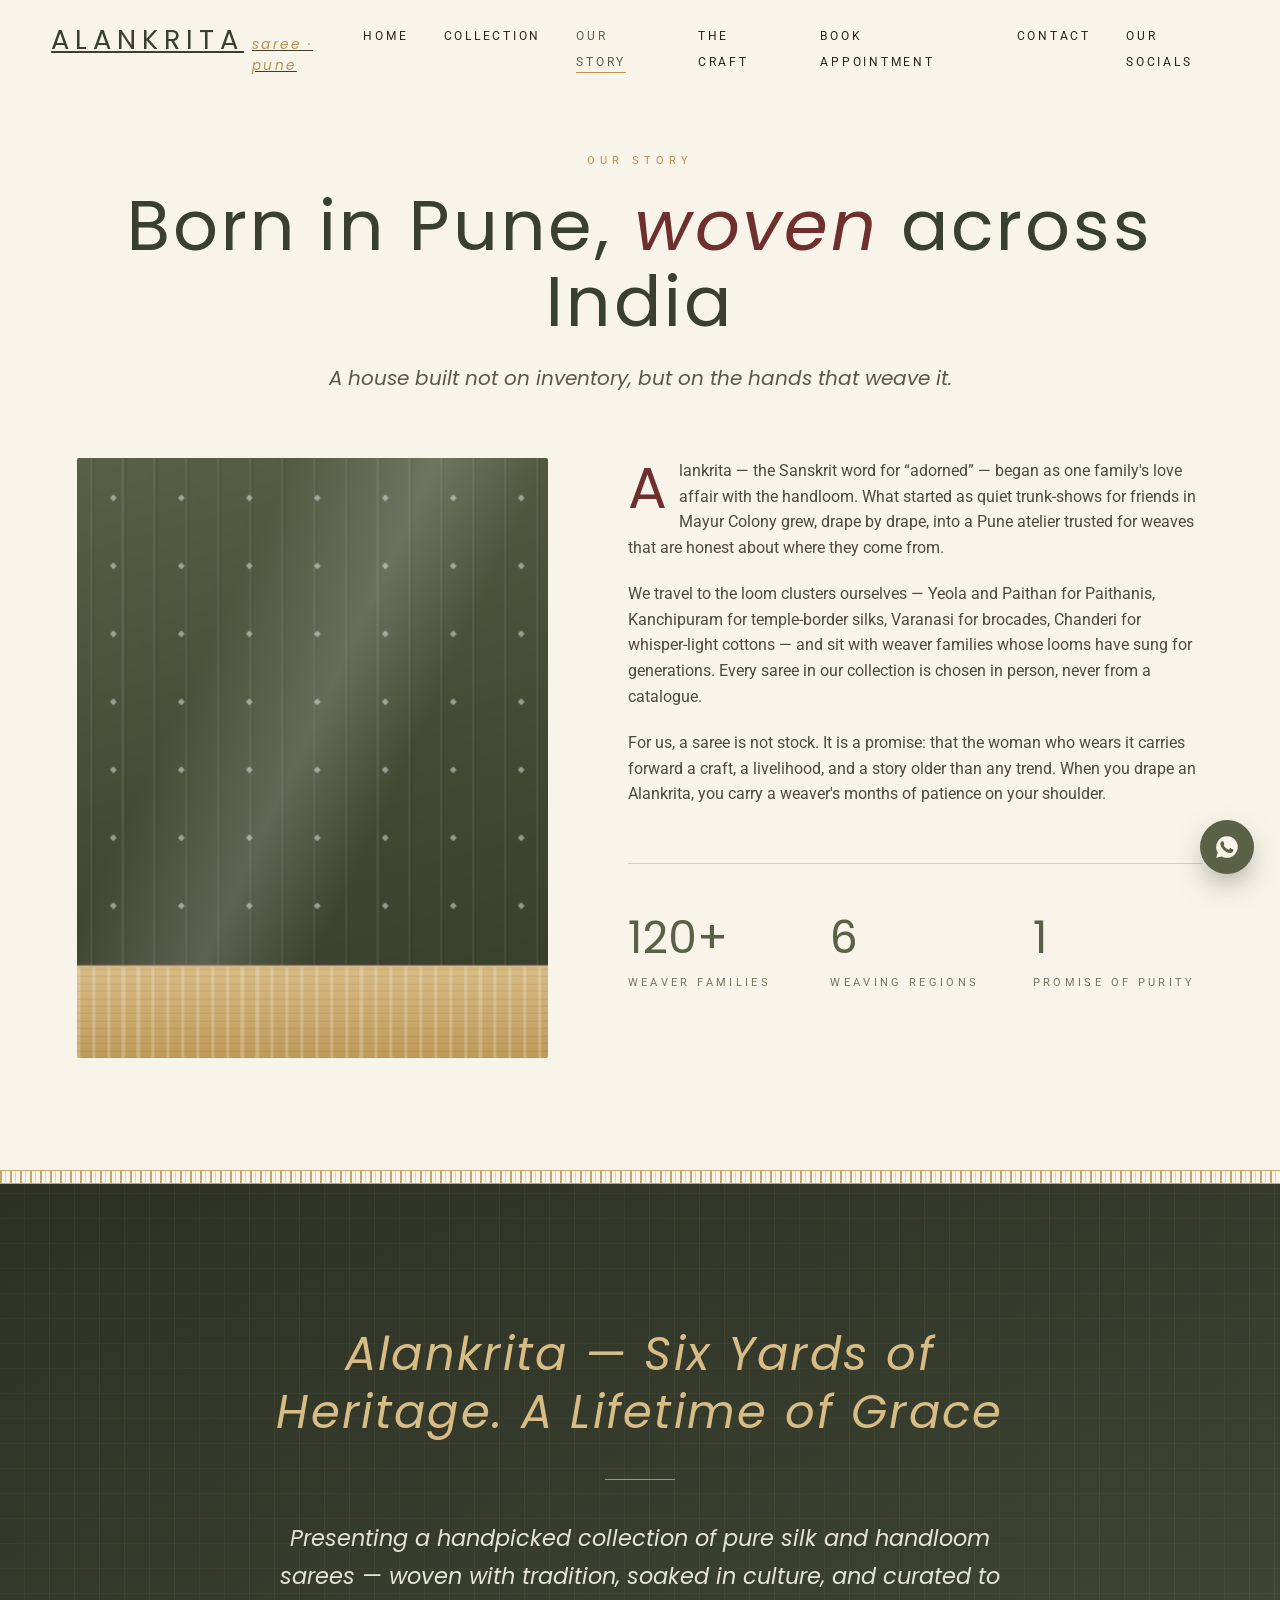
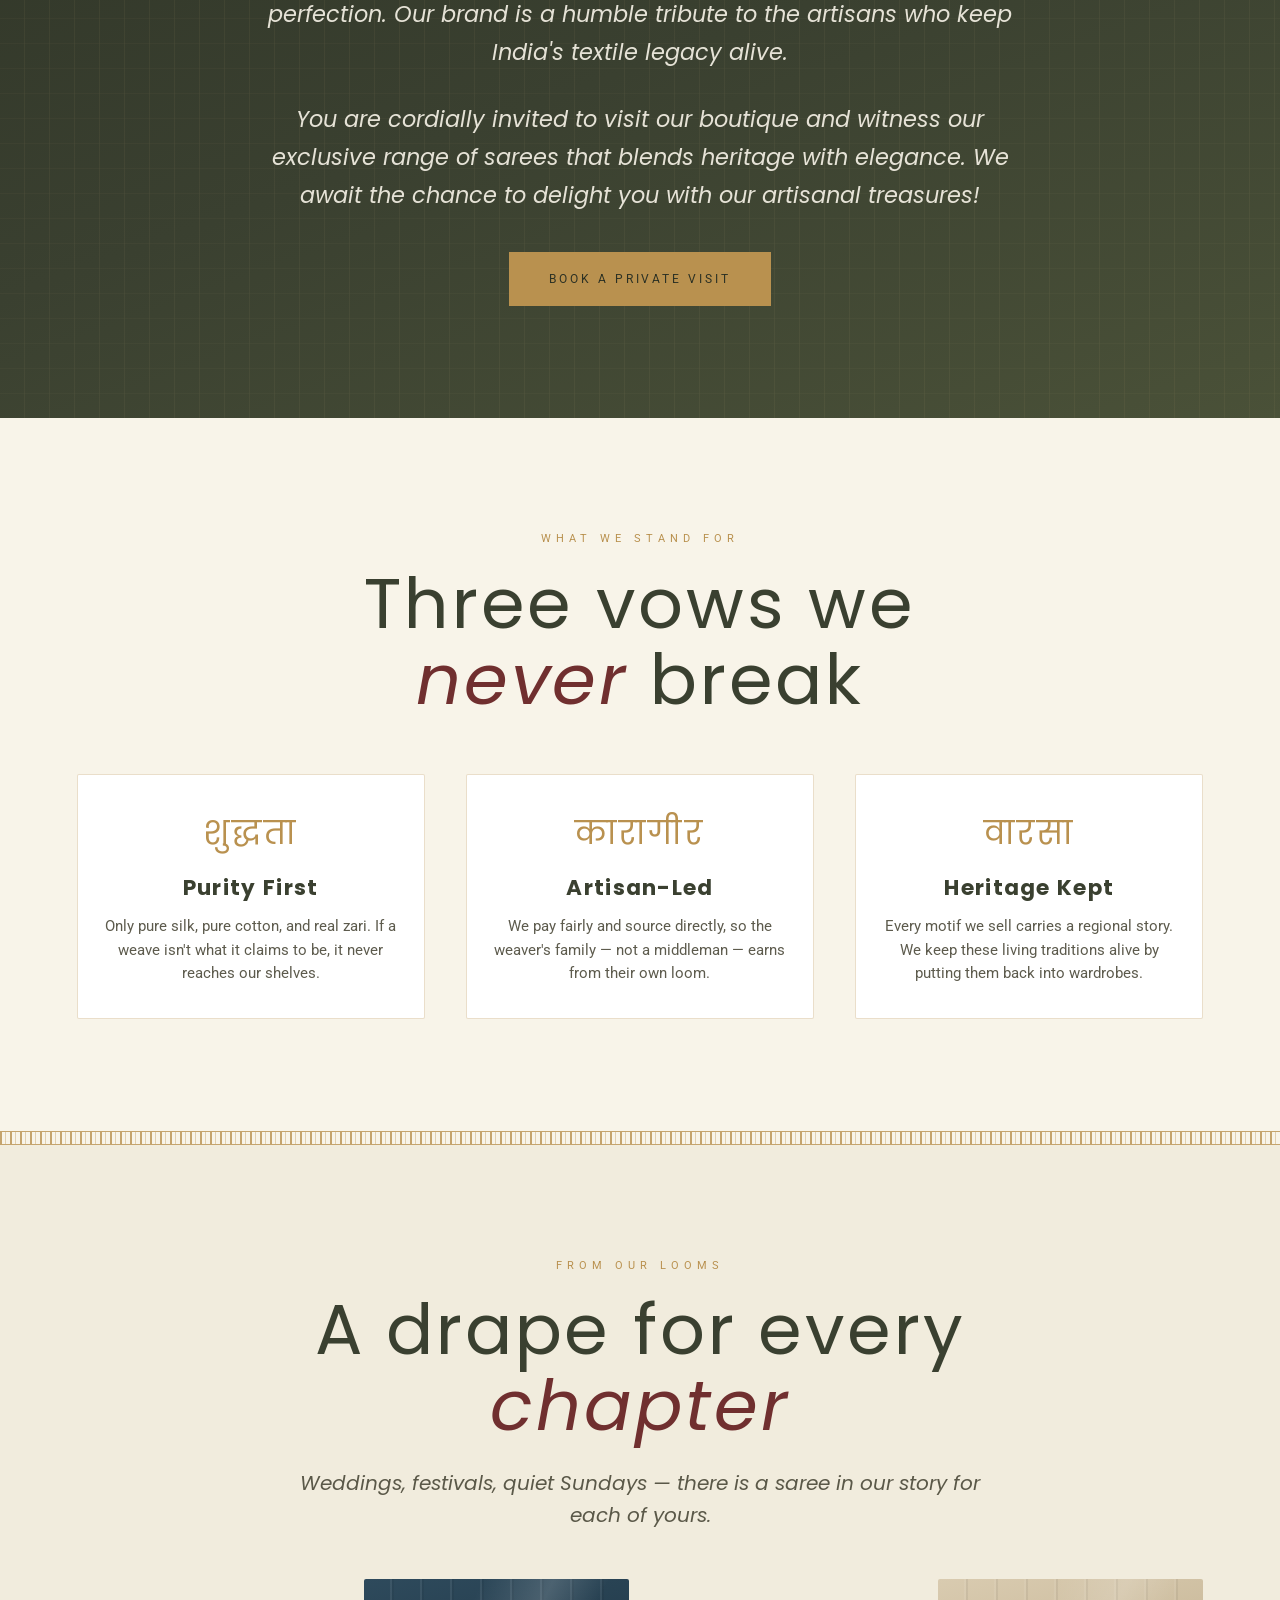
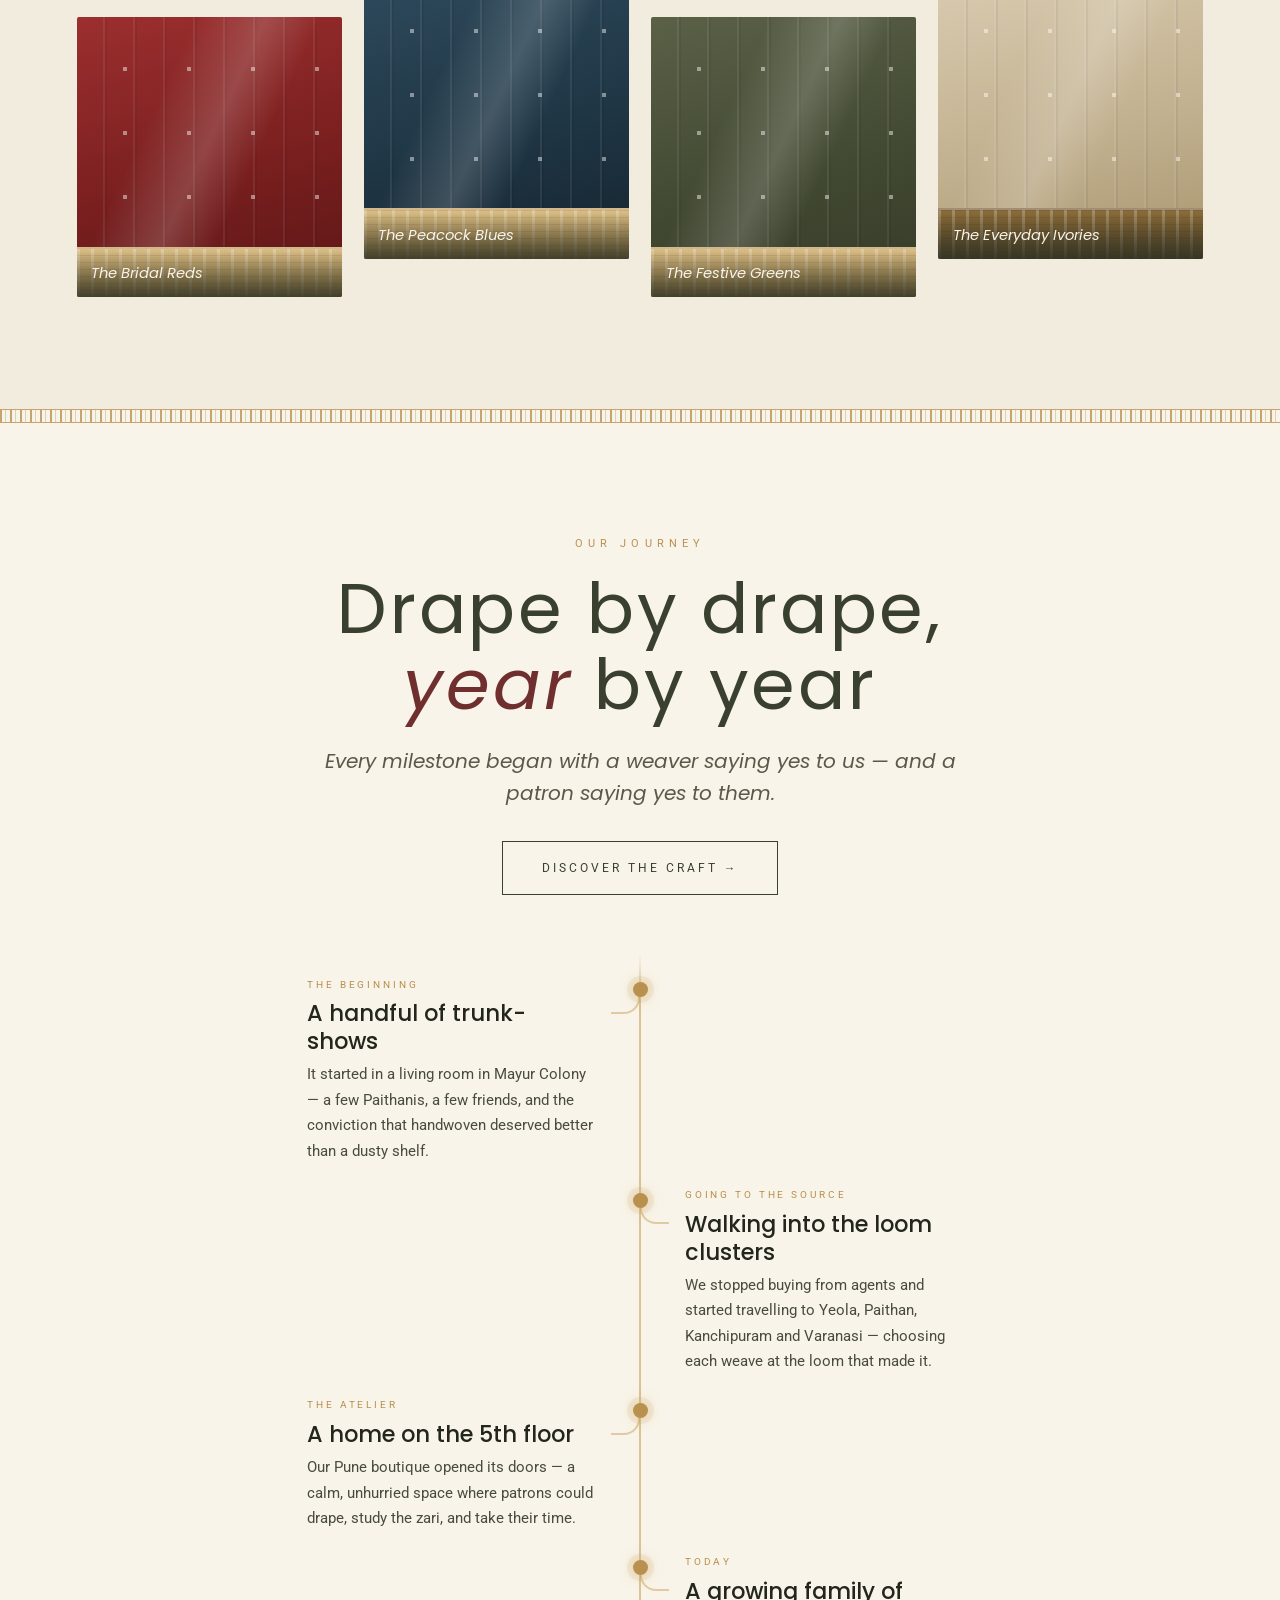
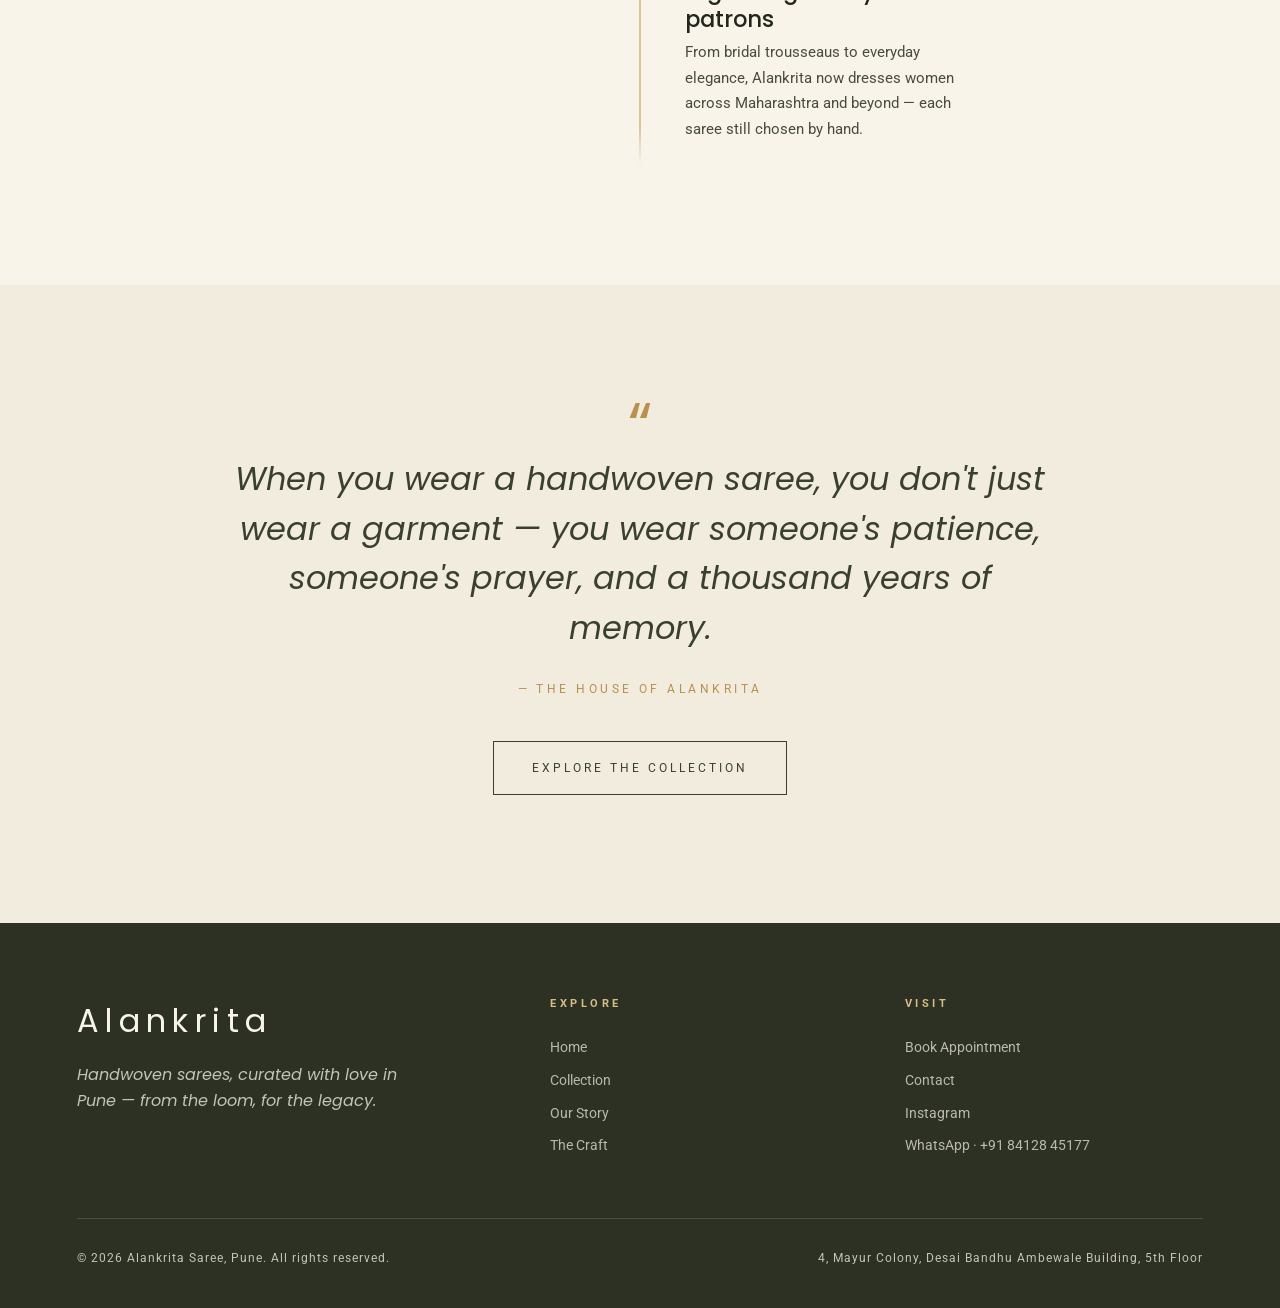
<file: story.html>
<!DOCTYPE html>
<html lang="en">
<head>
<script>document.documentElement.className='js';</script>
<meta charset="UTF-8">
<meta name="viewport" content="width=device-width, initial-scale=1.0, viewport-fit=cover">
<meta name="theme-color" content="#2C3124">
<title>Our Story — Alankrita Saree</title>
<link rel="preconnect" href="https://fonts.googleapis.com">
<link rel="preconnect" href="https://fonts.gstatic.com" crossorigin>
<link href="https://fonts.googleapis.com/css2?family=Poppins:ital,wght@0,400;0,500;0,600;0,700;1,400;1,500&family=Roboto:ital,wght@0,300;0,400;0,500;0,700;1,400&display=swap" rel="stylesheet">
<link rel="stylesheet" href="styles.css?v=7">

<style>
  /* ===== Reveal keyframes ===== */
  @keyframes srRise{from{opacity:0;transform:translateY(42px)}to{opacity:1;transform:none}}
  @keyframes srLeft{from{opacity:0;transform:translateX(-52px)}to{opacity:1;transform:none}}
  @keyframes srRight{from{opacity:0;transform:translateX(52px)}to{opacity:1;transform:none}}

  /* ===== Path A: modern browsers — pure CSS scroll-driven reveal (NO JavaScript) ===== */
  @supports (animation-timeline: view()){
    @media (prefers-reduced-motion: no-preference){
      .page-head,
      #page-story > section{
        animation: srRise both;
        animation-timeline: view();
        animation-range: entry 8% cover 30%;
      }
      .sr-point.sr-left{ animation: srLeft both; animation-timeline: view(); animation-range: entry 0% cover 22%; }
      .sr-point.sr-right{ animation: srRight both; animation-timeline: view(); animation-range: entry 0% cover 22%; }
    }
  }

  /* ===== Path B: older browsers — JS adds .reveal-in. Hidden state lives ONLY here, so it never clashes with Path A ===== */
  @supports not (animation-timeline: view()){
    html.srjs .page-head[data-reveal],
    html.srjs #page-story > section[data-reveal],
    html.srjs .sr-point[data-reveal]{
      opacity:0; transform:translateY(42px);
      transition:opacity .9s cubic-bezier(.22,.61,.36,1),transform .9s cubic-bezier(.22,.61,.36,1);
    }
    html.srjs .sr-point.sr-left[data-reveal]{transform:translateX(-52px)}
    html.srjs .sr-point.sr-right[data-reveal]{transform:translateX(52px)}
    html.srjs [data-reveal].reveal-in{opacity:1 !important;transform:none !important}
    @media (prefers-reduced-motion: reduce){ html.srjs [data-reveal]{opacity:1 !important;transform:none !important} }
  }

  /* ===== Our Journey — alternating curved (zig-zag) timeline ===== */
  .sr-journey{position:relative;max-width:880px;margin:0 auto;padding:.5rem 0}
  .sr-spine{position:absolute;top:.5rem;bottom:.5rem;left:50%;width:2px;transform:translateX(-50%);background:linear-gradient(180deg,transparent,rgba(201,160,92,.6) 5%,rgba(201,160,92,.6) 95%,transparent);border-radius:2px}
  .sr-point{position:relative;width:50%;box-sizing:border-box;margin:1.4rem 0;padding:0 2.8rem}
  .sr-point.sr-left{margin-left:0;text-align:right}
  .sr-point.sr-right{margin-left:50%;text-align:left}
  .sr-node{position:absolute;top:.35rem;width:15px;height:15px;border-radius:50%;background:var(--gold,#C9A05C);box-shadow:0 0 0 6px rgba(201,160,92,.14),0 0 14px rgba(201,160,92,.55);z-index:3}
  .sr-point.sr-left .sr-node{right:-7.5px}
  .sr-point.sr-right .sr-node{left:-7.5px}
  .sr-point::before{content:'';position:absolute;top:.5rem;width:1.7rem;height:1.7rem;border-bottom:2px solid rgba(201,160,92,.5);z-index:2}
  .sr-point.sr-left::before{right:0;border-right:2px solid rgba(201,160,92,.5);border-radius:0 0 16px 0}
  .sr-point.sr-right::before{left:0;border-left:2px solid rgba(201,160,92,.5);border-radius:0 0 0 16px}
  .sr-card{display:inline-block;max-width:32ch;text-align:left}
  .sr-year{display:block;font-family:var(--body,'Roboto',sans-serif);font-size:.6rem;letter-spacing:.3em;text-transform:uppercase;color:var(--gold,#C9A05C);margin-bottom:.45rem}
  .sr-card h3{font-family:var(--serif,'Poppins',sans-serif);font-weight:500;font-size:clamp(1.15rem,2.4vw,1.4rem);margin:0 0 .45rem;line-height:1.25}
  .sr-card p{font-family:var(--body,'Roboto',sans-serif);font-size:.94rem;line-height:1.7;margin:0;opacity:.82}
  @media (max-width:680px){
    .sr-journey{max-width:none}
    .sr-spine{left:8px}
    .sr-point{width:100%;margin-left:0 !important;text-align:left !important;padding:0 0 0 2.6rem}
    .sr-point .sr-node{left:1px !important;right:auto !important}
    .sr-point::before{display:none}
    .sr-card{max-width:none;text-align:left}
  }
</style>
</head>
<body class="">

<nav id="nav">
  <a class="logo" href="index.html">Alankrita<span>saree · pune</span></a>
  <button class="burger" id="burger" aria-label="Menu"><span></span><span></span><span></span></button>
  <ul class="nav-links" id="navLinks">
    <li><a href="index.html">Home</a></li>
    <li><a href="collection.html">Collection</a></li>
    <li><a href="story.html" class="active">Our Story</a></li>
    <li><a href="craft.html">The Craft</a></li>
    <li><a href="appointment.html">Book Appointment</a></li>
    <li><a href="contact.html">Contact</a></li>
    <li><a href="socials.html">Our Socials</a></li>
  </ul>
</nav>

<main class="page active" id="page-story">
<div class="page-head">
    <p class="eyebrow">Our Story</p>
    <h2>Born in Pune, <em>woven</em> across India</h2>
    <p class="lede">A house built not on inventory, but on the hands that weave it.</p>
  </div>

  <section style="padding-top:1rem">
    <div class="story-grid">
      <div class="parallax-frame silk-panel" style="height:600px">
        <div class="saree-visual parallax-zoom" data-zoom>
          <div class="body" style="background:linear-gradient(165deg,#5A6147,#434A33 55%,#343A27)"></div>
          <div class="pleats"></div><div class="buti"></div><div class="sheen"></div>
          <div class="border" style="background:linear-gradient(180deg,#D8BC85,#B9914F)"></div>
        </div>
      </div>
      <div>
        <p class="dropcap">Alankrita — the Sanskrit word for “adorned” — began as one family's love affair with the handloom. What started as quiet trunk-shows for friends in Mayur Colony grew, drape by drape, into a Pune atelier trusted for weaves that are honest about where they come from.</p>
        <p>We travel to the loom clusters ourselves — Yeola and Paithan for Paithanis, Kanchipuram for temple-border silks, Varanasi for brocades, Chanderi for whisper-light cottons — and sit with weaver families whose looms have sung for generations. Every saree in our collection is chosen in person, never from a catalogue.</p>
        <p>For us, a saree is not stock. It is a promise: that the woman who wears it carries forward a craft, a livelihood, and a story older than any trend. When you drape an Alankrita, you carry a weaver's months of patience on your shoulder.</p>
        <div class="stat-row">
          <div class="stat"><div class="num">120+</div><div class="lbl">Weaver families</div></div>
          <div class="stat"><div class="num">6</div><div class="lbl">Weaving regions</div></div>
          <div class="stat"><div class="num">1</div><div class="lbl">Promise of purity</div></div>
        </div>
      </div>
    </div>
  </section>

  <div class="zari"></div>

  <!-- Invitation banner -->
  <section class="invite">
    <div class="invite-inner">
      <p class="sparkle">Alankrita — Six Yards of Heritage. A Lifetime of Grace</p>
      <div class="rule"></div>
      <p>Presenting a handpicked collection of pure silk and handloom sarees — woven with tradition, soaked in culture, and curated to perfection. Our brand is a humble tribute to the artisans who keep India's textile legacy alive.</p>
      <p>You are cordially invited to visit our boutique and witness our exclusive range of sarees that blends heritage with elegance. We await the chance to delight you with our artisanal treasures!</p>
      <div style="margin-top:2.4rem"><a class="btn solid" href="appointment.html">Book a Private Visit</a></div>
    </div>
  </section>

  <!-- What we stand for -->
  <section>
    <div style="text-align:center;max-width:680px;margin:0 auto 3.5rem">
      <p class="eyebrow">What we stand for</p>
      <h2>Three vows we <em>never</em> break</h2>
    </div>
    <div class="values">
      <div class="value"><div class="glyph">शुद्धता</div><h3>Purity First</h3><p>Only pure silk, pure cotton, and real zari. If a weave isn't what it claims to be, it never reaches our shelves.</p></div>
      <div class="value"><div class="glyph">कारागीर</div><h3>Artisan-Led</h3><p>We pay fairly and source directly, so the weaver's family — not a middleman — earns from their own loom.</p></div>
      <div class="value"><div class="glyph">वारसा</div><h3>Heritage Kept</h3><p>Every motif we sell carries a regional story. We keep these living traditions alive by putting them back into wardrobes.</p></div>
    </div>
  </section>

  <div class="zari"></div>

  <!-- A drape for every chapter (gallery) -->
  <section style="background:var(--ivory-soft)">
    <div style="text-align:center;max-width:680px;margin:0 auto">
      <p class="eyebrow">From our looms</p>
      <h2>A drape for every <em>chapter</em></h2>
      <p class="lede" style="margin-left:auto;margin-right:auto">Weddings, festivals, quiet Sundays — there is a saree in our story for each of yours.</p>
    </div>
    <div class="story-gallery">
      <div class="tile parallax-frame">
        <div class="saree-visual"><div class="body" style="background:linear-gradient(165deg,#9C2F2F,#7A1F1F 55%,#5C1616)"></div><div class="pleats"></div><div class="buti"></div><div class="sheen"></div><div class="border" style="background:linear-gradient(180deg,#D8BC85,#B9914F)"></div></div>
        <span class="cap">The Bridal Reds</span>
      </div>
      <div class="tile parallax-frame">
        <div class="saree-visual"><div class="body" style="background:linear-gradient(165deg,#2E4A5C,#1F3645 55%,#16242F)"></div><div class="pleats"></div><div class="buti"></div><div class="sheen"></div><div class="border" style="background:linear-gradient(180deg,#D8BC85,#B9914F)"></div></div>
        <span class="cap">The Peacock Blues</span>
      </div>
      <div class="tile parallax-frame">
        <div class="saree-visual"><div class="body" style="background:linear-gradient(165deg,#5A6147,#434A33 55%,#343A27)"></div><div class="pleats"></div><div class="buti"></div><div class="sheen"></div><div class="border" style="background:linear-gradient(180deg,#D8BC85,#B9914F)"></div></div>
        <span class="cap">The Festive Greens</span>
      </div>
      <div class="tile parallax-frame">
        <div class="saree-visual"><div class="body" style="background:linear-gradient(165deg,#D9CBB0,#C2B190 55%,#A9966F)"></div><div class="pleats"></div><div class="buti"></div><div class="sheen"></div><div class="border" style="background:linear-gradient(180deg,#8A6B3A,#6E5126)"></div></div>
        <span class="cap">The Everyday Ivories</span>
      </div>
    </div>
  </section>

  <div class="zari"></div>

  <!-- Journey timeline (alternating curved / zig-zag) -->
  <section>
    <div style="text-align:center;max-width:680px;margin:0 auto 3.2rem">
      <p class="eyebrow">Our journey</p>
      <h2>Drape by drape, <em>year</em> by year</h2>
      <p class="lede" style="margin-left:auto;margin-right:auto">Every milestone began with a weaver saying yes to us — and a patron saying yes to them.</p>
      <div style="margin-top:2rem"><a class="btn dark" href="craft.html">Discover the Craft →</a></div>
    </div>

    <div class="sr-journey">
      <div class="sr-spine" aria-hidden="true"></div>
      <div class="sr-point sr-left">
        <div class="sr-node" aria-hidden="true"></div>
        <div class="sr-card"><span class="sr-year">The Beginning</span><h3>A handful of trunk-shows</h3><p>It started in a living room in Mayur Colony — a few Paithanis, a few friends, and the conviction that handwoven deserved better than a dusty shelf.</p></div>
      </div>
      <div class="sr-point sr-right">
        <div class="sr-node" aria-hidden="true"></div>
        <div class="sr-card"><span class="sr-year">Going to the Source</span><h3>Walking into the loom clusters</h3><p>We stopped buying from agents and started travelling to Yeola, Paithan, Kanchipuram and Varanasi — choosing each weave at the loom that made it.</p></div>
      </div>
      <div class="sr-point sr-left">
        <div class="sr-node" aria-hidden="true"></div>
        <div class="sr-card"><span class="sr-year">The Atelier</span><h3>A home on the 5th floor</h3><p>Our Pune boutique opened its doors — a calm, unhurried space where patrons could drape, study the zari, and take their time.</p></div>
      </div>
      <div class="sr-point sr-right">
        <div class="sr-node" aria-hidden="true"></div>
        <div class="sr-card"><span class="sr-year">Today</span><h3>A growing family of patrons</h3><p>From bridal trousseaus to everyday elegance, Alankrita now dresses women across Maharashtra and beyond — each saree still chosen by hand.</p></div>
      </div>
    </div>
  </section>

  <!-- Closing quote -->
  <section style="background:var(--ivory-soft)">
    <div class="story-quote">
      <span class="mark">“</span>
      <p>When you wear a handwoven saree, you don't just wear a garment — you wear someone's patience, someone's prayer, and a thousand years of memory.</p>
      <p style="font-family:var(--body);font-style:normal;font-size:.72rem;letter-spacing:.3em;text-transform:uppercase;color:var(--gold);margin-top:1.8rem">— The House of Alankrita</p>
      <div style="margin-top:2.6rem"><a class="btn dark" href="collection.html">Explore the Collection</a></div>
    </div>
  </section>
</main>

<footer>
  <div class="foot-grid">
    <div>
      <div class="foot-logo">Alankrita</div>
      <p style="font-family:var(--serif);font-style:italic;max-width:32ch">Handwoven sarees, curated with love in Pune — from the loom, for the legacy.</p>
    </div>
    <div>
      <h4>Explore</h4>
      <a href="index.html">Home</a>
      <a href="collection.html">Collection</a>
      <a href="story.html">Our Story</a>
      <a href="craft.html">The Craft</a>
    </div>
    <div>
      <h4>Visit</h4>
      <a href="appointment.html">Book Appointment</a>
      <a href="contact.html">Contact</a>
      <a href="https://www.instagram.com/alankritasaree?igsh=ejkxY3gwem9jM3Mz" target="_blank" rel="noopener">Instagram</a>
      <a href="https://wa.me/918412845177" target="_blank" rel="noopener">WhatsApp · +91 84128 45177</a>
    </div>
  </div>
  <div class="foot-bottom">
    <span>© 2026 Alankrita Saree, Pune. All rights reserved.</span>
    <span>4, Mayur Colony, Desai Bandhu Ambewale Building, 5th Floor</span>
  </div>
</footer>

<a class="wa-float" href="https://wa.me/918412845177?text=Hello%20Alankrita%20Saree!" target="_blank" rel="noopener" aria-label="Chat on WhatsApp">
  <svg viewBox="0 0 24 24"><path d="M12 2a10 10 0 0 0-8.6 15.1L2 22l5-1.3A10 10 0 1 0 12 2zm5.5 14.1c-.2.7-1.3 1.3-1.9 1.4-.5.1-1.1.1-1.8-.1-.4-.1-1-.3-1.7-.6-2.9-1.3-4.8-4.2-5-4.4-.1-.2-1.2-1.6-1.2-3s.7-2.1 1-2.4c.2-.3.5-.3.7-.3h.5c.2 0 .4 0 .6.4.2.5.7 1.8.8 1.9.1.1.1.3 0 .5l-.4.6c-.1.2-.3.3-.1.6.2.3.8 1.3 1.7 2.1 1.2 1.1 2.2 1.4 2.5 1.5.3.1.5.1.7-.1l.8-1c.2-.3.4-.2.7-.1l1.9.9c.3.1.5.2.5.3.1.2.1.6-.1 1.2z"/></svg>
</a>

<script src="script.js?v=7"></script>

<!-- Fallback only: runs ONLY on browsers without CSS scroll-timeline -->
<script>
(function(){
  function supportsScrollTL(){
    try{ if(window.CSS && CSS.supports){ if(CSS.supports('animation-timeline','view()')) return true; if(CSS.supports('(animation-timeline: view())')) return true; } }catch(e){}
    return false;
  }
  if(supportsScrollTL()) return;               // modern browser → CSS handles the reveal
  if(!('IntersectionObserver' in window)) return;

  var blocks = [];
  function add(el){ if(el && blocks.indexOf(el)===-1) blocks.push(el); }
  add(document.querySelector('.page-head'));
  document.querySelectorAll('#page-story > section').forEach(add);
  document.querySelectorAll('.sr-point').forEach(add);
  if(!blocks.length) return;

  try{
    blocks.forEach(function(el){ el.setAttribute('data-reveal',''); });
    document.documentElement.classList.add('srjs');
    var io = new IntersectionObserver(function(entries){
      entries.forEach(function(e){ if(e.isIntersecting){ e.target.classList.add('reveal-in'); io.unobserve(e.target);} });
    }, { threshold:0.1, rootMargin:'0px 0px -8% 0px' });
    blocks.forEach(function(el){ io.observe(el); });
  }catch(err){ document.documentElement.classList.remove('srjs'); }
})();
</script>
</body>
</html>
</file>
<file: styles.css>
:root{
  --olive:#5A6147;
  --olive-deep:#3A4030;
  --olive-dark:#2C3124;
  --ivory:#F8F4E9;
  --ivory-soft:#F1ECDD;
  --gold:#B9914F;
  --gold-light:#D8BC85;
  --maroon:#702F2F;
  --ink:#23261C;
  --display:'Poppins',sans-serif;
  --serif:'Poppins',sans-serif;
  --body:'Roboto',sans-serif;
  --ease:cubic-bezier(.22,.8,.26,.99);
  --ease-out:cubic-bezier(.16,1,.3,1);   /* silky decelerate — used for the scroll reveal */
}
*{margin:0;padding:0;box-sizing:border-box}
html{scroll-behavior:smooth}
body{font-family:var(--body);background:var(--ivory);color:var(--ink);overflow-x:hidden;line-height:1.6}
::selection{background:var(--gold);color:#fff}

/* ---------- Zari divider motif ---------- */
.zari{height:14px;width:100%;background:
  repeating-linear-gradient(90deg,var(--gold) 0 2px,transparent 2px 10px),
  repeating-linear-gradient(90deg,transparent 0 5px,rgba(185,145,79,.45) 5px 6px,transparent 6px 10px);
  position:relative;opacity:.8}
.zari::before,.zari::after{content:'';position:absolute;left:0;right:0;height:1px;background:var(--gold)}
.zari::before{top:0}.zari::after{bottom:0}

/* ---------- Nav ---------- */
nav{position:fixed;top:0;left:0;right:0;z-index:100;display:flex;align-items:center;justify-content:space-between;
  padding:1.1rem 4vw;transition:background .5s var(--ease),box-shadow .5s,padding .4s}
nav.scrolled{background:rgba(248,244,233,.92);backdrop-filter:blur(14px);box-shadow:0 1px 0 rgba(185,145,79,.35);padding:.7rem 4vw}
.logo{font-family:var(--display);font-size:1.7rem;letter-spacing:.22em;text-transform:uppercase;color:var(--olive-deep);cursor:pointer;display:flex;align-items:baseline;gap:.5rem;transition:opacity .4s var(--ease),transform .4s var(--ease)}
.logo span{font-family:var(--serif);font-style:italic;font-size:.85rem;letter-spacing:.18em;color:var(--gold);text-transform:none}
/* the home hero photo already contains the brand logo, so hide the text logo until the user scrolls */
body.home-top .logo{opacity:0;transform:translateY(-6px);pointer-events:none}
/* keep nav links readable over the bright photo while at the top of home */
body.home-top nav:not(.scrolled) .nav-links a{color:#fff;text-shadow:0 1px 12px rgba(20,24,14,.55)}
body.home-top nav:not(.scrolled) .nav-links a.active{color:var(--gold-light)}
body.home-top nav:not(.scrolled) .burger span{background:#fff}
.burger.open span{background:var(--olive-deep)!important}
.nav-links{display:flex;gap:2.2rem;list-style:none}
.nav-links a{font-size:.72rem;letter-spacing:.24em;text-transform:uppercase;text-decoration:none;color:var(--ink);position:relative;padding:.3rem 0;cursor:pointer;transition:color .3s}
.nav-links a::after{content:'';position:absolute;left:0;bottom:0;width:0;height:1px;background:var(--gold);transition:width .4s var(--ease)}
.nav-links a:hover::after,.nav-links a.active::after{width:100%}
.nav-links a.active{color:var(--olive)}
.burger{display:none;flex-direction:column;gap:5px;cursor:pointer;background:none;border:none;padding:.4rem}
.burger span{width:26px;height:1.5px;background:var(--olive-deep);transition:.35s var(--ease)}
.burger.open span:nth-child(1){transform:translateY(6.5px) rotate(45deg)}
.burger.open span:nth-child(2){opacity:0}
.burger.open span:nth-child(3){transform:translateY(-6.5px) rotate(-45deg)}

/* ---------- Pages ---------- */
.page{display:block;min-height:100vh;animation:pageIn 1s var(--ease)}
.page.active{display:block}
@keyframes pageIn{from{opacity:0;transform:translateY(26px)}to{opacity:1;transform:none}}

/* ---------- Reveal ---------- */
/* content is visible by default; only hidden once JS confirms it can animate them back in.
   Smooth + elegant: gentle rise, long silky decelerate, a whisper of blur. */
.reveal{transition:opacity 1.1s var(--ease-out),transform 1.1s var(--ease-out)}
.js .reveal{opacity:0;transform:translateY(48px)}
.js .reveal.in{opacity:1;transform:none}
.reveal.d1{transition-delay:.1s}.reveal.d2{transition-delay:.2s}.reveal.d3{transition-delay:.3s}
.reveal.d4{transition-delay:.4s}.reveal.d5{transition-delay:.5s}
/* directional + scale reveals */
.js .reveal.from-left{transform:translateX(-52px)}
.js .reveal.from-right{transform:translateX(52px)}
.js .reveal.from-left.in,.js .reveal.from-right.in{transform:none}
.reveal.zoom{transition:opacity 1.2s var(--ease-out),transform 1.2s var(--ease-out)}
.js .reveal.zoom{transform:scale(.92)}
.js .reveal.zoom.in{transform:scale(1)}
.js .reveal.blur{filter:blur(10px)}
.js .reveal.blur.in{filter:blur(0)}
/* word-by-word line reveal — words rise from behind a clip mask */
.line-reveal{display:inline-block}
.line-reveal .w{display:inline-block;overflow:hidden;vertical-align:top}
.line-reveal .w > i{display:inline-block;font-style:inherit;transition:transform .95s var(--ease-out),opacity .95s var(--ease-out)}
.js .line-reveal .w > i{opacity:0;transform:translateY(108%)}
.js .line-reveal.in .w > i{opacity:1;transform:none}
.line-reveal.in .w:nth-child(1) > i{transition-delay:.04s}
.line-reveal.in .w:nth-child(2) > i{transition-delay:.11s}
.line-reveal.in .w:nth-child(3) > i{transition-delay:.18s}
.line-reveal.in .w:nth-child(4) > i{transition-delay:.25s}
.line-reveal.in .w:nth-child(5) > i{transition-delay:.32s}
.line-reveal.in .w:nth-child(6) > i{transition-delay:.39s}
.line-reveal.in .w:nth-child(7) > i{transition-delay:.46s}
.line-reveal.in .w:nth-child(8) > i{transition-delay:.53s}
.line-reveal.in .w:nth-child(n+9) > i{transition-delay:.6s}

/* ---------- Particle "formation" dust on section reveal ---------- */
section{position:relative}
.rv-dust{position:absolute;inset:0;overflow:hidden;pointer-events:none;z-index:4}
.rv-dust i{position:absolute;width:2px;height:2px;margin:-1px 0 0 -1px;border-radius:50%;
  background:radial-gradient(circle,var(--gold-light) 0%,rgba(216,188,133,.4) 45%,transparent 72%);
  box-shadow:0 0 3px rgba(216,188,133,.45);opacity:0;will-change:transform,opacity;
  animation:rvDust 1.6s var(--ease-out) both}
@keyframes rvDust{
  0%{opacity:0;transform:translate(var(--dx,0),var(--dy,0)) scale(.3)}
  35%{opacity:.4}
  70%{opacity:.3}
  100%{opacity:0;transform:translate(0,0) scale(1)}
}
@media (prefers-reduced-motion:reduce){.rv-dust{display:none!important}}

/* ---------- Zoom parallax ---------- */
.parallax-frame{overflow:hidden;position:relative}
.parallax-zoom{transform:scale(1.18);transition:transform .1s linear;will-change:transform}
@media (prefers-reduced-motion:reduce){
  .parallax-zoom{transform:none!important}
  /* still reveal on scroll (content stays hidden until in view) but as a plain fade — no movement */
  .js .reveal,.js .reveal.zoom{transform:none!important;filter:none!important;transition:opacity .7s ease}
  .js .reveal.in,.js .reveal.zoom.in{opacity:1}
  .js .line-reveal .w > i{transform:none!important;transition:opacity .7s ease}
  .rv-dust{display:none!important}
  *{animation-duration:.001s!important}
}

/* ---------- Image banner hero ---------- */
.img-hero{position:relative;width:100%;height:100vh;min-height:620px;max-height:920px;overflow:hidden;background:#E8E4DA;display:flex;align-items:flex-end}
.img-hero .img-zoom{position:absolute;inset:0;width:100%;height:100%;background-size:cover;background-position:center 28%;will-change:transform;transform-origin:center 38%;transition:transform .12s linear}
.img-hero .veil{position:absolute;inset:0;background:
  linear-gradient(90deg,rgba(34,38,26,.66) 0%,rgba(34,38,26,.30) 30%,transparent 52%),
  linear-gradient(0deg,rgba(34,38,26,.72) 0%,rgba(34,38,26,.20) 26%,transparent 46%);pointer-events:none}
.img-hero-content{position:relative;z-index:3;padding:0 6vw 7vh;max-width:600px;color:var(--ivory)}
.img-hero-content .hero-eyebrow{color:var(--gold-light);margin-bottom:1.1rem;animation:fadeUp 1.1s .3s var(--ease) backwards}
.img-hero-content h1{font-family:var(--display);font-size:clamp(2.6rem,6.2vw,5.4rem);letter-spacing:.06em;line-height:1.04;font-weight:400;text-shadow:0 4px 40px rgba(20,24,14,.5);animation:fadeUp 1.1s .5s var(--ease) backwards}
.img-hero-content h1 em{font-family:var(--serif);font-style:italic;color:var(--gold-light);letter-spacing:.02em}
.img-hero-content .hero-sub{font-family:var(--serif);font-style:italic;font-size:clamp(1rem,1.8vw,1.3rem);color:rgba(248,244,233,.94);margin-top:1.1rem;max-width:40ch;text-shadow:0 2px 20px rgba(20,24,14,.5);animation:fadeUp 1.1s .7s var(--ease) backwards}
.img-hero-content .hero-cta{margin-top:2.2rem;display:flex;gap:1rem;flex-wrap:wrap;animation:fadeUp 1.1s .9s var(--ease) backwards}
.img-hero .scroll-cue{position:absolute;bottom:1.8rem;right:6vw;color:var(--ivory);font-size:.6rem;letter-spacing:.4em;text-transform:uppercase;display:flex;align-items:center;gap:.7rem;z-index:3;opacity:.8}
.img-hero .scroll-cue::after{content:'';width:42px;height:1px;background:var(--gold-light);display:inline-block}
@media (max-width:760px){
  .img-hero{height:88svh;min-height:540px}
  .img-hero .img-zoom{background-position:40% 22%}
  .img-hero .veil{background:linear-gradient(0deg,rgba(34,38,26,.88) 0%,rgba(34,38,26,.5) 30%,rgba(34,38,26,.12) 55%,transparent 72%)}
  .img-hero-content{max-width:100%;padding:0 7vw calc(8vh + env(safe-area-inset-bottom))}
  .img-hero-content .hero-eyebrow{font-size:.62rem;letter-spacing:.32em;margin-bottom:.9rem}
  .img-hero-content h1{font-size:clamp(2.5rem,12vw,3.6rem);letter-spacing:.04em}
  .img-hero-content .hero-sub{font-size:1.02rem;margin-top:.9rem;max-width:34ch}
  .img-hero-content .hero-cta{margin-top:1.8rem;gap:.7rem;flex-direction:column;align-items:stretch}
  .img-hero-content .hero-cta .btn{justify-content:center;width:100%;padding:1.05rem 1.4rem;font-size:.7rem}
  .img-hero .scroll-cue{display:none}
}

/* ---------- Hero ---------- */
.hero{height:100vh;position:relative;display:flex;align-items:center;justify-content:center;overflow:hidden}
.hero-bg{position:absolute;inset:-8%;background:
  radial-gradient(ellipse 70% 90% at 70% 20%,rgba(185,145,79,.32),transparent 60%),
  radial-gradient(ellipse 60% 80% at 20% 85%,rgba(112,47,47,.25),transparent 55%),
  linear-gradient(160deg,var(--olive-dark),var(--olive-deep) 45%,#4A5138)}
.hero-weave{position:absolute;inset:0;opacity:.14;background:
  repeating-linear-gradient(90deg,transparent 0 22px,rgba(216,188,133,.5) 22px 23px),
  repeating-linear-gradient(0deg,transparent 0 22px,rgba(216,188,133,.35) 22px 23px)}
.hero-content{position:relative;text-align:center;color:var(--ivory);padding:0 1.5rem;z-index:2}
.hero-eyebrow{font-size:.72rem;letter-spacing:.5em;text-transform:uppercase;color:var(--gold-light);margin-bottom:1.6rem;animation:fadeUp 1.2s .3s var(--ease) backwards}
.hero h1{font-family:var(--display);font-size:clamp(3.4rem,10vw,8.5rem);letter-spacing:.08em;line-height:1.02;font-weight:400;animation:fadeUp 1.2s .55s var(--ease) backwards}
.hero h1 em{font-family:var(--serif);font-style:italic;color:var(--gold-light);letter-spacing:.02em}
.hero-sub{font-family:var(--serif);font-style:italic;font-size:clamp(1.05rem,2vw,1.4rem);color:rgba(248,244,233,.85);margin-top:1.5rem;animation:fadeUp 1.2s .8s var(--ease) backwards}
.hero-cta{margin-top:3rem;display:flex;gap:1.2rem;justify-content:center;flex-wrap:wrap;animation:fadeUp 1.2s 1.05s var(--ease) backwards}
.hero-scroll{position:absolute;bottom:2.2rem;left:50%;transform:translateX(-50%);color:var(--gold-light);font-size:.65rem;letter-spacing:.4em;text-transform:uppercase;display:flex;flex-direction:column;align-items:center;gap:.7rem;z-index:2}
.hero-scroll::after{content:'';width:1px;height:46px;background:linear-gradient(var(--gold-light),transparent);animation:drop 2.2s infinite}
@keyframes drop{0%{transform:scaleY(0);transform-origin:top}45%{transform:scaleY(1);transform-origin:top}55%{transform:scaleY(1);transform-origin:bottom}100%{transform:scaleY(0);transform-origin:bottom}}
@keyframes fadeUp{from{opacity:0;transform:translateY(34px)}to{opacity:1;transform:none}}
.hero-pallu{position:absolute;right:-6vw;top:8vh;width:34vw;max-width:480px;height:84vh;border:1px solid rgba(216,188,133,.35);border-radius:240px 240px 0 0;opacity:.5;z-index:1}
.hero-pallu::before{content:'';position:absolute;inset:14px;border:1px solid rgba(216,188,133,.22);border-radius:230px 230px 0 0}

/* ---------- Buttons ---------- */
.btn{display:inline-flex;align-items:center;gap:.7rem;font-family:var(--body);font-size:.72rem;letter-spacing:.26em;text-transform:uppercase;
  padding:1.05rem 2.4rem;border:1px solid var(--gold);color:var(--gold-light);background:transparent;cursor:pointer;text-decoration:none;
  position:relative;overflow:hidden;transition:color .45s var(--ease)}
.btn::before{content:'';position:absolute;inset:0;background:var(--gold);transform:scaleX(0);transform-origin:right;transition:transform .5s var(--ease);z-index:-1}
.btn:hover{color:var(--olive-dark)}
.btn:hover::before{transform:scaleX(1);transform-origin:left}
.btn.solid{background:var(--gold);color:var(--olive-dark)}
.btn.solid::before{background:var(--ivory)}
.btn.dark{border-color:var(--olive-deep);color:var(--olive-deep)}
.btn.dark::before{background:var(--olive-deep)}
.btn.dark:hover{color:var(--ivory)}
.btn:focus-visible{outline:2px solid var(--gold);outline-offset:3px}

/* ---------- Sections ---------- */
section{padding:7rem 6vw}
.eyebrow{font-size:.7rem;letter-spacing:.45em;text-transform:uppercase;color:var(--gold);margin-bottom:1.1rem}
h2{font-family:var(--display);font-size:clamp(2.4rem,5.5vw,4.6rem);font-weight:400;letter-spacing:.04em;line-height:1.08;color:var(--olive-deep)}
h2 em{font-family:var(--serif);font-style:italic;color:var(--maroon)}
.lede{font-family:var(--serif);font-size:1.25rem;font-style:italic;color:#5a5848;max-width:54ch;margin-top:1.4rem}

/* ---------- Home strips ---------- */
.intro-grid{display:grid;grid-template-columns:1.1fr .9fr;gap:5rem;align-items:center}
.silk-panel{height:520px;position:relative;border-radius:2px}
.marquee{background:var(--olive-deep);color:var(--gold-light);overflow:hidden;padding:1.1rem 0;white-space:nowrap}
.marquee-inner{display:inline-block;animation:scrollX 30s linear infinite;font-family:var(--serif);font-style:italic;font-size:1.1rem;letter-spacing:.12em}
.marquee-inner span{margin:0 2.6rem}
@keyframes scrollX{to{transform:translateX(-50%)}}
.feature-row{display:grid;grid-template-columns:repeat(3,1fr);gap:2.4rem;margin-top:4.5rem}
.feature{border-top:1px solid rgba(185,145,79,.45);padding-top:1.6rem}
.feature h3{font-family:var(--display);font-size:1.5rem;letter-spacing:.08em;margin-bottom:.6rem;color:var(--olive-deep)}
.feature p{font-size:.92rem;color:#5d5b4d}

/* ---------- Saree visuals (CSS silk) ---------- */
.saree-visual{position:relative;overflow:hidden;height:100%;width:100%;transition:transform 1.4s var(--ease)}
.saree-visual .body{position:absolute;inset:0}
.saree-visual .pleats{position:absolute;inset:0;background:repeating-linear-gradient(90deg,transparent 0 26px,rgba(255,255,255,.07) 26px 28px,rgba(0,0,0,.06) 28px 30px)}
.saree-visual .sheen{position:absolute;inset:0;background:linear-gradient(115deg,transparent 30%,rgba(255,255,255,.16) 48%,transparent 62%)}
.saree-visual .border{position:absolute;left:0;right:0;bottom:0;height:18%;border-top:2px solid rgba(255,255,255,.35)}
.saree-visual .border::before{content:'';position:absolute;inset:0;background:
  repeating-linear-gradient(90deg,rgba(255,255,255,.22) 0 3px,transparent 3px 14px),
  repeating-linear-gradient(0deg,transparent 0 6px,rgba(0,0,0,.08) 6px 7px)}
.saree-visual .buti{position:absolute;inset:0 0 18% 0;background-image:radial-gradient(circle 2.5px,rgba(255,255,255,.45) 100%,transparent 100%);background-size:64px 64px;background-position:16px 20px}

/* ---------- Collection ---------- */
.page-head{padding:9.5rem 6vw 3rem;text-align:center}
.page-head .lede{margin-left:auto;margin-right:auto}
.collection-grid{display:grid;grid-template-columns:repeat(auto-fill,minmax(300px,1fr));gap:2.6rem;padding:2rem 6vw 7rem}
.card{background:#fff;border:1px solid rgba(185,145,79,.25);transition:transform .7s var(--ease),box-shadow .7s var(--ease)}
.card:hover{transform:translateY(-10px);box-shadow:0 30px 60px -28px rgba(58,64,48,.45)}
.card-img{height:400px;overflow:hidden;position:relative}
.card:hover .saree-visual{transform:scale(1.07)}
.card-tag{position:absolute;top:1rem;left:1rem;background:rgba(248,244,233,.92);color:var(--olive-deep);font-size:.62rem;letter-spacing:.28em;text-transform:uppercase;padding:.45rem .9rem;z-index:3}
.card-body{padding:1.7rem 1.6rem 1.9rem}
.card-body h3{font-family:var(--display);font-size:1.55rem;letter-spacing:.06em;color:var(--olive-deep)}
.card-fabric{font-family:var(--serif);font-style:italic;color:#76745f;font-size:.98rem;margin:.3rem 0 1rem}
.card-foot{display:flex;align-items:center;justify-content:space-between;gap:1rem;flex-wrap:wrap}
.price{font-size:1.05rem;letter-spacing:.06em;color:var(--maroon);font-weight:600}
.buy-btn{font-size:.66rem;letter-spacing:.22em;text-transform:uppercase;padding:.8rem 1.5rem;border:1px solid var(--olive);color:var(--ivory);background:var(--olive);cursor:pointer;text-decoration:none;display:inline-flex;align-items:center;gap:.55rem;transition:background .4s,border-color .4s,transform .3s}
.buy-btn:hover{background:var(--olive-deep);border-color:var(--olive-deep);transform:translateY(-2px)}
.buy-btn svg{width:15px;height:15px;fill:currentColor}

/* ---------- Story / Craft ---------- */
.story-grid{display:grid;grid-template-columns:.9fr 1.1fr;gap:5rem;align-items:start}
.story-grid p{margin-bottom:1.3rem;color:#4d4b3e;font-size:1rem}
.dropcap::first-letter{font-family:var(--display);font-size:3.6rem;float:left;line-height:.85;margin:6px 12px 0 0;color:var(--maroon)}

/* invitation banner */
.invite{background:linear-gradient(160deg,var(--olive-dark),var(--olive-deep) 55%,#4A5138);color:var(--ivory);text-align:center;position:relative;overflow:hidden}
.invite::before{content:'';position:absolute;inset:0;opacity:.12;background:
  repeating-linear-gradient(90deg,transparent 0 24px,rgba(216,188,133,.5) 24px 25px),
  repeating-linear-gradient(0deg,transparent 0 24px,rgba(216,188,133,.3) 24px 25px)}
.invite-inner{position:relative;max-width:780px;margin:0 auto}
.invite .sparkle{font-family:var(--display);font-size:clamp(1.8rem,4vw,2.9rem);letter-spacing:.05em;line-height:1.25;color:var(--gold-light)}
.invite p{font-family:var(--serif);font-size:clamp(1.1rem,2.1vw,1.4rem);font-style:italic;color:rgba(248,244,233,.9);margin-top:1.8rem;line-height:1.7}
.invite .rule{width:70px;height:1px;background:var(--gold);margin:2.4rem auto}

/* story quote */
.story-quote{text-align:center;max-width:820px;margin:0 auto;padding:1rem 0}
.story-quote p{font-family:var(--serif);font-style:italic;font-size:clamp(1.4rem,3vw,2rem);line-height:1.55;color:var(--olive-deep)}
.story-quote .mark{font-family:var(--display);font-size:4rem;color:var(--gold);line-height:.4;display:block;margin-bottom:1rem}

/* story gallery */
.story-gallery{display:grid;grid-template-columns:repeat(4,1fr);gap:1.4rem;margin-top:3rem}
.story-gallery .tile{height:280px;position:relative;overflow:hidden;border-radius:2px}
.story-gallery .tile:nth-child(odd){margin-top:2.4rem}
.story-gallery .tile .saree-visual{transition:transform 1.2s var(--ease)}
.story-gallery .tile:hover .saree-visual{transform:scale(1.08)}
.story-gallery .cap{position:absolute;bottom:0;left:0;right:0;padding:.7rem .9rem;background:linear-gradient(transparent,rgba(44,49,36,.85));color:var(--ivory);font-family:var(--serif);font-style:italic;font-size:.92rem}

/* values row */
.values{display:grid;grid-template-columns:repeat(3,1fr);gap:2.6rem;margin-top:1rem}
.value{text-align:center;padding:2rem 1.4rem;border:1px solid rgba(185,145,79,.3);background:#fff;border-radius:2px;transition:transform .6s var(--ease),box-shadow .6s}
.value:hover{transform:translateY(-8px);box-shadow:0 26px 50px -28px rgba(58,64,48,.4)}
.value .glyph{font-family:var(--display);font-size:2rem;color:var(--gold);letter-spacing:.1em;margin-bottom:.8rem}
.value h3{font-family:var(--display);font-size:1.35rem;letter-spacing:.06em;color:var(--olive-deep);margin-bottom:.6rem}
.value p{font-size:.92rem;color:#5d5b4d;margin:0}

/* story timeline */
.timeline{margin-top:1rem;position:relative;padding-left:2.4rem}
.timeline::before{content:'';position:absolute;left:7px;top:6px;bottom:6px;width:1px;background:linear-gradient(var(--gold),rgba(185,145,79,.2))}
.tl-item{position:relative;padding:0 0 2.6rem .4rem}
.tl-item::before{content:'';position:absolute;left:-2.2rem;top:4px;width:13px;height:13px;border-radius:50%;background:var(--ivory);border:2px solid var(--gold)}
.tl-year{font-family:var(--serif);font-style:italic;font-size:1.25rem;color:var(--maroon)}
.tl-item h3{font-family:var(--display);font-size:1.4rem;letter-spacing:.05em;color:var(--olive-deep);margin:.2rem 0 .5rem}
.tl-item p{color:#54523f;font-size:.96rem;max-width:60ch;margin:0}

.stat-row{display:grid;grid-template-columns:repeat(3,1fr);gap:2rem;margin-top:3.5rem;border-top:1px solid rgba(185,145,79,.4);padding-top:2.4rem}
.stat .num{font-family:var(--display);font-size:2.8rem;color:var(--olive)}
.stat .lbl{font-size:.7rem;letter-spacing:.3em;text-transform:uppercase;color:#76745f}
.craft-steps{display:grid;gap:0;margin-top:4rem}
.step{display:grid;grid-template-columns:140px 1fr;gap:2.5rem;padding:2.6rem 0;border-top:1px solid rgba(185,145,79,.35);align-items:start}
.step:last-child{border-bottom:1px solid rgba(185,145,79,.35)}
.step-name{font-family:var(--serif);font-style:italic;font-size:1.3rem;color:var(--maroon)}
.step h3{font-family:var(--display);font-size:1.7rem;letter-spacing:.06em;color:var(--olive-deep);margin-bottom:.5rem}
.step p{color:#54523f;max-width:62ch}

/* ---------- Appointment ---------- */
.appt-wrap{display:grid;grid-template-columns:1fr 1fr;gap:4.5rem;align-items:start}
.calendar{background:var(--olive-deep);color:var(--ivory);padding:2.4rem;border-radius:3px;box-shadow:0 40px 80px -40px rgba(44,49,36,.6)}
.cal-head{display:flex;align-items:center;justify-content:space-between;margin-bottom:1.6rem}
.cal-head h3{font-family:var(--display);font-size:1.5rem;letter-spacing:.12em;font-weight:400}
.cal-nav{background:none;border:1px solid rgba(216,188,133,.5);color:var(--gold-light);width:38px;height:38px;cursor:pointer;font-size:1rem;transition:.3s;border-radius:2px}
.cal-nav:hover{background:var(--gold);color:var(--olive-dark)}
.cal-grid{display:grid;grid-template-columns:repeat(7,1fr);gap:6px;text-align:center}
.cal-dow{font-size:.62rem;letter-spacing:.18em;text-transform:uppercase;color:var(--gold-light);padding:.5rem 0}
.cal-day{aspect-ratio:1;display:flex;align-items:center;justify-content:center;font-size:.88rem;cursor:pointer;border:1px solid transparent;border-radius:2px;transition:.25s;background:rgba(248,244,233,.06)}
.cal-day:hover:not(.disabled):not(.empty){border-color:var(--gold);background:rgba(185,145,79,.2)}
.cal-day.selected{background:var(--gold);color:var(--olive-dark);font-weight:600}
.cal-day.disabled{opacity:.25;cursor:not-allowed;background:transparent}
.cal-day.empty{background:transparent;cursor:default}
.cal-day.today:not(.selected){border-color:rgba(216,188,133,.6)}
.slots{margin-top:1.8rem}
.slots-label{font-size:.66rem;letter-spacing:.3em;text-transform:uppercase;color:var(--gold-light);margin-bottom:.9rem}
.slot-grid{display:grid;grid-template-columns:repeat(3,1fr);gap:.6rem}
.slot{padding:.75rem .4rem;border:1px solid rgba(216,188,133,.4);background:transparent;color:var(--ivory);font-size:.8rem;cursor:pointer;transition:.25s;border-radius:2px;font-family:var(--body)}
.slot:hover{border-color:var(--gold);background:rgba(185,145,79,.18)}
.slot.selected{background:var(--gold);color:var(--olive-dark);font-weight:600;border-color:var(--gold)}
.appt-info h2{margin-bottom:1.2rem}
.appt-field{margin-top:2rem}
.appt-field label{display:block;font-size:.68rem;letter-spacing:.3em;text-transform:uppercase;color:#76745f;margin-bottom:.6rem}
.appt-field input{width:100%;padding:1rem 1.1rem;border:1px solid rgba(185,145,79,.45);background:#fff;font-family:var(--body);font-size:.95rem;color:var(--ink);border-radius:2px}
.appt-field input:focus{outline:none;border-color:var(--olive)}
.appt-summary{margin-top:1.8rem;padding:1.4rem 1.5rem;background:var(--ivory-soft);border-left:3px solid var(--gold);font-family:var(--serif);font-style:italic;font-size:1.05rem;color:#54523f;min-height:60px}
.appt-confirm{margin-top:1.8rem;width:100%;justify-content:center}
.appt-confirm[disabled]{opacity:.45;cursor:not-allowed;pointer-events:none}

/* ---------- Contact ---------- */
.contact-grid{display:grid;grid-template-columns:1.1fr .9fr;gap:5rem;align-items:start}
.contact-line{display:flex;gap:1.4rem;padding:1.8rem 0;border-bottom:1px solid rgba(185,145,79,.35);align-items:flex-start}
.contact-line .ic{font-family:var(--serif);font-style:italic;color:var(--gold);font-size:1rem;min-width:90px;letter-spacing:.08em}
.contact-line .val{color:#44432f;font-size:1rem;line-height:1.7}
.contact-line a{color:var(--olive);text-decoration:none;border-bottom:1px solid rgba(90,97,71,.4);transition:.3s}
.contact-line a:hover{color:var(--maroon);border-color:var(--maroon)}
.atelier-card{background:var(--olive-deep);color:var(--ivory);padding:3rem;border-radius:3px;position:relative;overflow:hidden}
.atelier-card::before{content:'';position:absolute;inset:0;opacity:.1;background:repeating-linear-gradient(45deg,transparent 0 18px,var(--gold-light) 18px 19px)}
.atelier-card h3{font-family:var(--display);font-size:2rem;letter-spacing:.1em;font-weight:400;margin-bottom:1.2rem;position:relative}
.atelier-card p{position:relative;color:rgba(248,244,233,.85);font-size:.95rem;margin-bottom:.7rem}
.hours{margin-top:1.6rem;position:relative}
.hours div{display:flex;justify-content:space-between;padding:.55rem 0;border-bottom:1px solid rgba(216,188,133,.25);font-size:.88rem}

/* ---------- Footer ---------- */
footer{background:var(--olive-dark);color:rgba(248,244,233,.75);padding:4.5rem 6vw 2.5rem}
.foot-grid{display:grid;grid-template-columns:1.4fr 1fr 1fr;gap:3.5rem;margin-bottom:3.5rem}
.foot-logo{font-family:var(--display);font-size:2rem;letter-spacing:.2em;color:var(--ivory);margin-bottom:1rem}
.foot-grid h4{font-size:.68rem;letter-spacing:.32em;text-transform:uppercase;color:var(--gold-light);margin-bottom:1.2rem}
.foot-grid a{display:block;color:rgba(248,244,233,.7);text-decoration:none;font-size:.9rem;padding:.3rem 0;cursor:pointer;transition:.3s}
.foot-grid a:hover{color:var(--gold-light);padding-left:.4rem}
.foot-bottom{border-top:1px solid rgba(216,188,133,.2);padding-top:1.8rem;display:flex;justify-content:space-between;gap:1rem;flex-wrap:wrap;font-size:.78rem;letter-spacing:.08em}

/* ---------- Floating WhatsApp ---------- */
.wa-float{position:fixed;bottom:1.6rem;right:1.6rem;z-index:90;width:54px;height:54px;border-radius:50%;background:var(--olive);display:flex;align-items:center;justify-content:center;box-shadow:0 12px 30px -8px rgba(44,49,36,.55);transition:transform .35s var(--ease),background .35s}
.wa-float:hover{transform:translateY(-4px) scale(1.06);background:var(--olive-deep)}
.wa-float svg{width:26px;height:26px;fill:var(--ivory)}

/* ---------- Responsive ---------- */
@media (max-width:980px){
  .intro-grid,.story-grid,.appt-wrap,.contact-grid{grid-template-columns:1fr;gap:3rem}
  .feature-row{grid-template-columns:1fr}
  .foot-grid{grid-template-columns:1fr 1fr}
  .hero-pallu{display:none}
  .story-gallery{grid-template-columns:repeat(2,1fr)}
  .values{grid-template-columns:1fr}
}
@media (max-width:760px){
  /* menu overlay: fully invisible when closed (visibility+opacity), no reliance on transform alone */
  .nav-links{position:fixed;top:0;left:0;right:0;bottom:0;width:100vw;height:100vh;height:100svh;
    background:var(--ivory);flex-direction:column;align-items:center;justify-content:center;gap:2.2rem;
    opacity:0;visibility:hidden;pointer-events:none;transform:translateY(-14px);
    transition:opacity .4s var(--ease),transform .4s var(--ease),visibility 0s linear .4s;z-index:98}
  .nav-links.open{opacity:1;visibility:visible;pointer-events:auto;transform:none;
    transition:opacity .45s var(--ease),transform .45s var(--ease),visibility 0s}
  .nav-links a{font-size:1.05rem;color:var(--ink)!important;text-shadow:none!important}
  .burger{display:flex;z-index:101;position:relative}
  /* no backdrop-filter on mobile nav: it breaks fixed-position children on Android Chrome */
  nav{padding:.9rem 5vw;background:transparent;backdrop-filter:none;-webkit-backdrop-filter:none;transition:background .4s,box-shadow .4s}
  nav.scrolled{background:rgba(248,244,233,.97);backdrop-filter:none;-webkit-backdrop-filter:none;box-shadow:0 1px 0 rgba(185,145,79,.35)}
  .logo{font-size:1.4rem;letter-spacing:.16em;position:relative;z-index:99}
  .logo span{display:none}
  section{padding:4.2rem 6vw}
  .page-head{padding:7.5rem 6vw 2rem}
  h2{font-size:clamp(2.1rem,8vw,3rem)}
  .lede{font-size:1.1rem}
  .step{grid-template-columns:1fr;gap:.6rem}
  .foot-grid{grid-template-columns:1fr}
  .slot-grid{grid-template-columns:repeat(2,1fr)}
  .story-gallery{grid-template-columns:1fr}
  .story-gallery .tile:nth-child(odd){margin-top:0}
  .collection-grid{grid-template-columns:1fr;gap:2rem;padding:1.5rem 6vw 5rem}
  .card-img{height:440px}
  .calendar{padding:1.6rem 1.3rem}
  .cal-day{font-size:.82rem}
  .appt-confirm,.card .buy-btn{min-height:48px}
  .wa-float{bottom:1.1rem;right:1.1rem}
  .marquee-inner{font-size:1rem}
  .invite{padding-left:7vw;padding-right:7vw}
  .contact-line{flex-direction:column;gap:.4rem}
  .contact-line .ic{min-width:0}
}
@media (max-width:380px){
  .img-hero-content h1{font-size:clamp(2.2rem,13vw,3rem)}
  .nav-links a{font-size:1rem}
}

/* hero image (multi-page) */
#heroImg{background-image:url('hero.jpeg')}

/* ---------- Collection filters ---------- */
.collection-filters{display:flex;flex-wrap:wrap;gap:1.8rem 2.6rem;justify-content:center;padding:0 6vw 1.4rem;max-width:1100px;margin:0 auto}
.filter-group{display:flex;align-items:center;gap:.9rem;flex-wrap:wrap}
.filter-label{font-size:.62rem;letter-spacing:.3em;text-transform:uppercase;color:var(--gold);white-space:nowrap}
.filter-chips{display:flex;gap:.5rem;flex-wrap:wrap}
.chip{font-family:var(--body);font-size:.72rem;letter-spacing:.08em;padding:.5rem 1rem;border:1px solid rgba(90,97,71,.35);background:transparent;color:#5d5b4d;cursor:pointer;border-radius:40px;transition:.3s}
.chip:hover{border-color:var(--olive);color:var(--olive-deep)}
.chip.active{background:var(--olive);border-color:var(--olive);color:var(--ivory)}
.collection-count{text-align:center;font-family:var(--serif);font-style:italic;color:#76745f;font-size:1rem;margin:.4rem 0 1.6rem}
.no-results{grid-column:1/-1;text-align:center;font-family:var(--serif);font-style:italic;font-size:1.2rem;color:#76745f;padding:3rem 0}

/* clickable card affordance */
.card{cursor:pointer}
.card-view{position:absolute;left:50%;bottom:1rem;transform:translateX(-50%) translateY(10px);background:rgba(248,244,233,.94);color:var(--olive-deep);font-size:.6rem;letter-spacing:.26em;text-transform:uppercase;padding:.55rem 1.1rem;border-radius:40px;opacity:0;transition:.4s var(--ease);z-index:3;pointer-events:none;white-space:nowrap}
.card:hover .card-view,.card:focus-visible .card-view{opacity:1;transform:translateX(-50%) translateY(0)}
.card:focus-visible{outline:2px solid var(--gold);outline-offset:3px}

/* ---------- Saree detail modal ---------- */
.modal{position:fixed;inset:0;z-index:200;display:none;align-items:center;justify-content:center;padding:5vh 5vw}
.modal.open{display:flex;animation:modalFade .35s var(--ease)}
@keyframes modalFade{from{opacity:0}to{opacity:1}}
.modal-backdrop{position:absolute;inset:0;background:rgba(28,31,20,.72);backdrop-filter:blur(4px);-webkit-backdrop-filter:blur(4px)}
.modal-card{position:relative;z-index:2;background:var(--ivory);width:min(920px,100%);max-height:90vh;overflow:auto;display:grid;grid-template-columns:1fr 1fr;border-radius:3px;box-shadow:0 50px 90px -30px rgba(20,24,14,.7);animation:modalUp .45s var(--ease)}
@keyframes modalUp{from{transform:translateY(26px);opacity:0}to{transform:none;opacity:1}}
.modal-close{position:absolute;top:.8rem;right:1rem;z-index:5;background:rgba(248,244,233,.85);border:none;width:40px;height:40px;border-radius:50%;font-size:1.6rem;line-height:1;color:var(--olive-deep);cursor:pointer;transition:.3s}
.modal-close:hover{background:var(--gold);color:#fff}
.modal-img{position:relative;min-height:440px}
.modal-img .saree-visual{position:absolute;inset:0}
.modal-tag{position:absolute;top:1rem;left:1rem;z-index:3;background:rgba(248,244,233,.92);color:var(--olive-deep);font-size:.6rem;letter-spacing:.26em;text-transform:uppercase;padding:.45rem .9rem}
.modal-info{padding:2.6rem 2.4rem;display:flex;flex-direction:column}
.modal-meta{font-size:.66rem;letter-spacing:.3em;text-transform:uppercase;color:var(--gold);margin-bottom:.6rem}
.modal-name{font-family:var(--display);font-size:2.1rem;letter-spacing:.04em;color:var(--olive-deep);line-height:1.1}
.modal-price{font-size:1.3rem;color:var(--maroon);font-weight:600;margin:.7rem 0 1.2rem}
.modal-desc{font-family:var(--serif);font-size:1.08rem;color:#54523f;line-height:1.6}
.modal-specs{display:flex;flex-direction:column;gap:.5rem;margin:1.6rem 0;border-top:1px solid rgba(185,145,79,.35);padding-top:1.4rem}
.modal-specs span{display:flex;gap:1rem;font-size:.92rem;color:#54523f}
.modal-specs b{min-width:92px;font-weight:600;color:var(--olive-deep);font-size:.66rem;letter-spacing:.18em;text-transform:uppercase;padding-top:.15rem}
.modal-buy{margin-top:auto;justify-content:center;gap:.6rem}
.modal-buy svg{width:16px;height:16px;fill:currentColor}
.modal-note{font-size:.78rem;color:#76745f;margin-top:.9rem;text-align:center}
@media (max-width:760px){
  .modal{padding:0}
  .modal-card{grid-template-columns:1fr;max-height:100vh;height:100vh;border-radius:0;width:100%}
  .modal-img{min-height:46vh}
  .modal-info{padding:1.8rem 1.5rem 2.4rem}
  .collection-filters{gap:1.2rem;flex-direction:column;align-items:stretch}
  .filter-group{flex-direction:column;align-items:flex-start;gap:.6rem}
}
</file>
